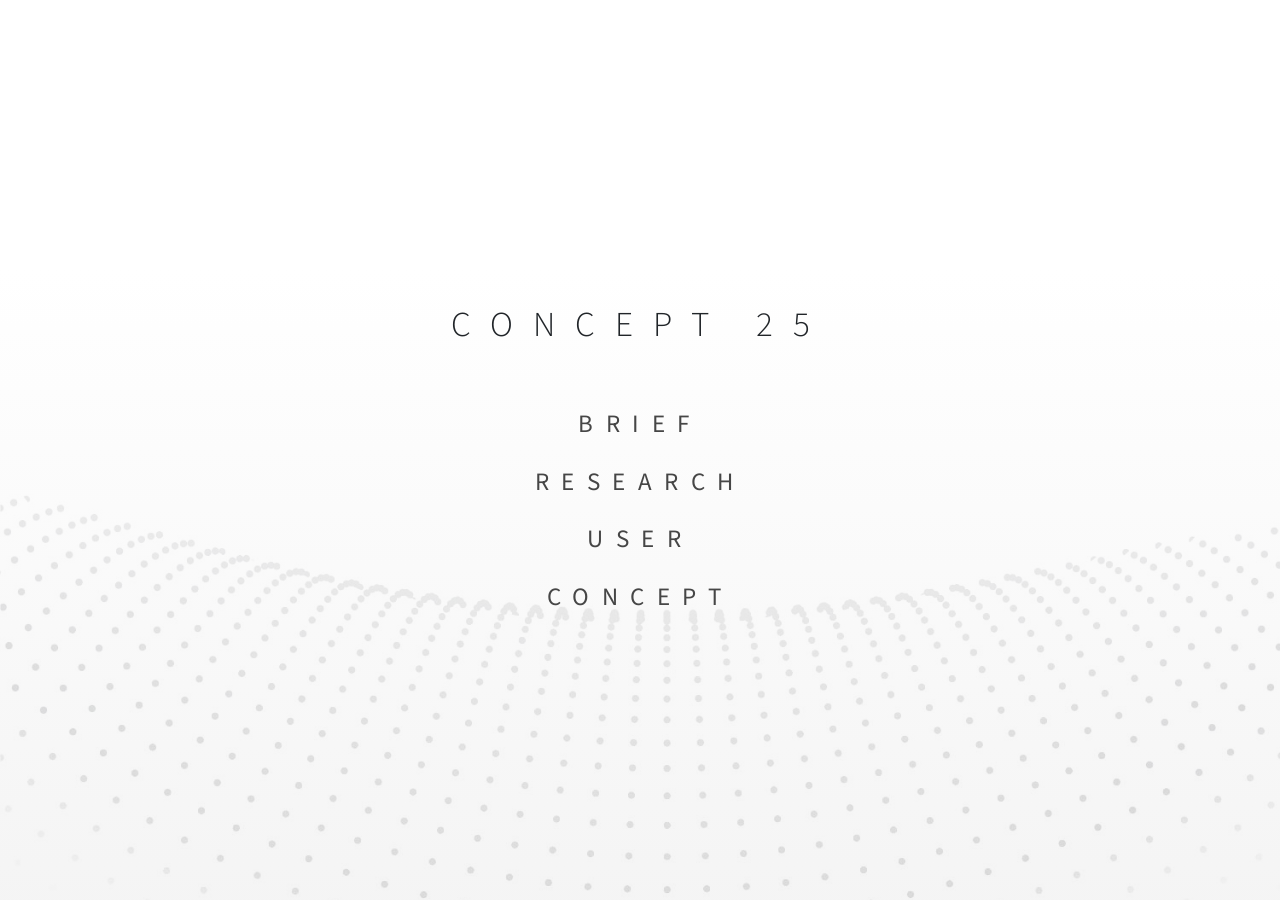
<file: index.html>
<!doctype html>

<!--[if lt IE 7]>      <html class="no-js lt-ie9 lt-ie8 lt-ie7" lang=""> <![endif]-->
<!--[if IE 7]>         <html class="no-js lt-ie9 lt-ie8" lang=""> <![endif]-->
<!--[if IE 8]>         <html class="no-js lt-ie9" lang=""> <![endif]-->
<!--[if gt IE 8]><!--> 
<html class="no-js" lang="en"> <!--<![endif]-->
    <head>
        <meta charset="utf-8">
        <meta http-equiv="X-UA-Compatible" content="IE=edge,chrome=1">
        <title>Concept25</title>
        <meta name="description" content="">
        
        <meta name="viewport" content="width=device-width, initial-scale=1, shrink-to-fit=no">
        <link rel="apple-touch-icon" href="apple-touch-icon.png">

        <link href="https://fonts.googleapis.com/css?family=Source+Sans+Pro:300,400,600" rel="stylesheet">

        <link rel="stylesheet" href="css/bootstrap.min.css">
        <style>
            body {
                padding-top: 50px;
                padding-bottom: 20px;
            }
        </style>

        <!-- Bootstrap CSS -->
        <link rel="stylesheet" href="https://maxcdn.bootstrapcdn.com/bootstrap/4.0.0-beta.2/css/bootstrap.min.css" integrity="sha384-PsH8R72JQ3SOdhVi3uxftmaW6Vc51MKb0q5P2rRUpPvrszuE4W1povHYgTpBfshb" crossorigin="anonymous">
    

        <!-- <link rel="stylesheet" href="css/bootstrap-theme.min.css"> -->
        <link rel="stylesheet" href="css/normalize.css">
        <link rel="stylesheet" href="css/ionicons.css">
        <link rel="stylesheet" href="css/flexslider.css">
        <link rel="stylesheet" href="css/main.css">

        <!-- <script src="js/vendor/modernizr-2.8.3.min.js"></script> -->
    </head>


    <body id="home">
        <!--[if lt IE 8]>
            <p class="browserupgrade">You are using an <strong>outdated</strong> browser. Please <a href="http://browsehappy.com/">upgrade your browser</a> to improve your experience.</p>
        <![endif]-->







        
        <div class="jumbotron-fluid hero-section">
          <div class="container-fluid">
              <div class="row">
                <div class="col-xl-12 nav-wrapper25">
                    <div class="navbox25">
                            <h3 class="text-center display-4 align-items-center">CONCEPT 25</h3>
                            <ul class="nav25 text-center">
                                <li><a href="brief.html" target="_blank">Brief</a></li>
                                <li><a href="research.html" target="_blank">Research</a></li>
                                <li><a href="user.html" target="_blank">User</a></li>
                                <li><a href="concept.html" target="_blank">Concept</a></li>
                            </ul>
                    </div>                   
                </div>  
              </div>              
          </div>          
        </div>  

        

        
        





     





















      

        <!-- Optional JavaScript -->
        <!-- jQuery first, then Popper.js, then Bootstrap JS -->
        <script src="https://code.jquery.com/jquery-3.2.1.slim.min.js" integrity="sha384-KJ3o2DKtIkvYIK3UENzmM7KCkRr/rE9/Qpg6aAZGJwFDMVNA/GpGFF93hXpG5KkN" crossorigin="anonymous"></script>
        <script src="https://cdnjs.cloudflare.com/ajax/libs/popper.js/1.12.3/umd/popper.min.js" integrity="sha384-vFJXuSJphROIrBnz7yo7oB41mKfc8JzQZiCq4NCceLEaO4IHwicKwpJf9c9IpFgh" crossorigin="anonymous"></script>
        <script src="https://maxcdn.bootstrapcdn.com/bootstrap/4.0.0-beta.2/js/bootstrap.min.js" integrity="sha384-alpBpkh1PFOepccYVYDB4do5UnbKysX5WZXm3XxPqe5iKTfUKjNkCk9SaVuEZflJ" crossorigin="anonymous"></script>

        
    
        <!-- <script src="//ajax.googleapis.com/ajax/libs/jquery/1.11.2/jquery.min.js"></script>
        <script>window.jQuery || document.write('<script src="js/vendor/jquery-1.11.2.min.js"><\/script>')</script>

        <script src="js/vendor/bootstrap.min.js"></script> -->
        <!-- <script src="js/vendor/jquery.flexslider.js"></script> -->
        <script src="js/main.js"></script>



        <!-- Google Analytics: change UA-XXXXX-X to be your site's ID. -->
        <!-- <script>
            (function(b,o,i,l,e,r){b.GoogleAnalyticsObject=l;b[l]||(b[l]=
            function(){(b[l].q=b[l].q||[]).push(arguments)});b[l].l=+new Date;
            e=o.createElement(i);r=o.getElementsByTagName(i)[0];
            e.src='//www.google-analytics.com/analytics.js';
            r.parentNode.insertBefore(e,r)}(window,document,'script','ga'));
            ga('create','UA-XXXXX-X','auto');ga('send','pageview');
        </script> -->
    </body>
</html>
</file>
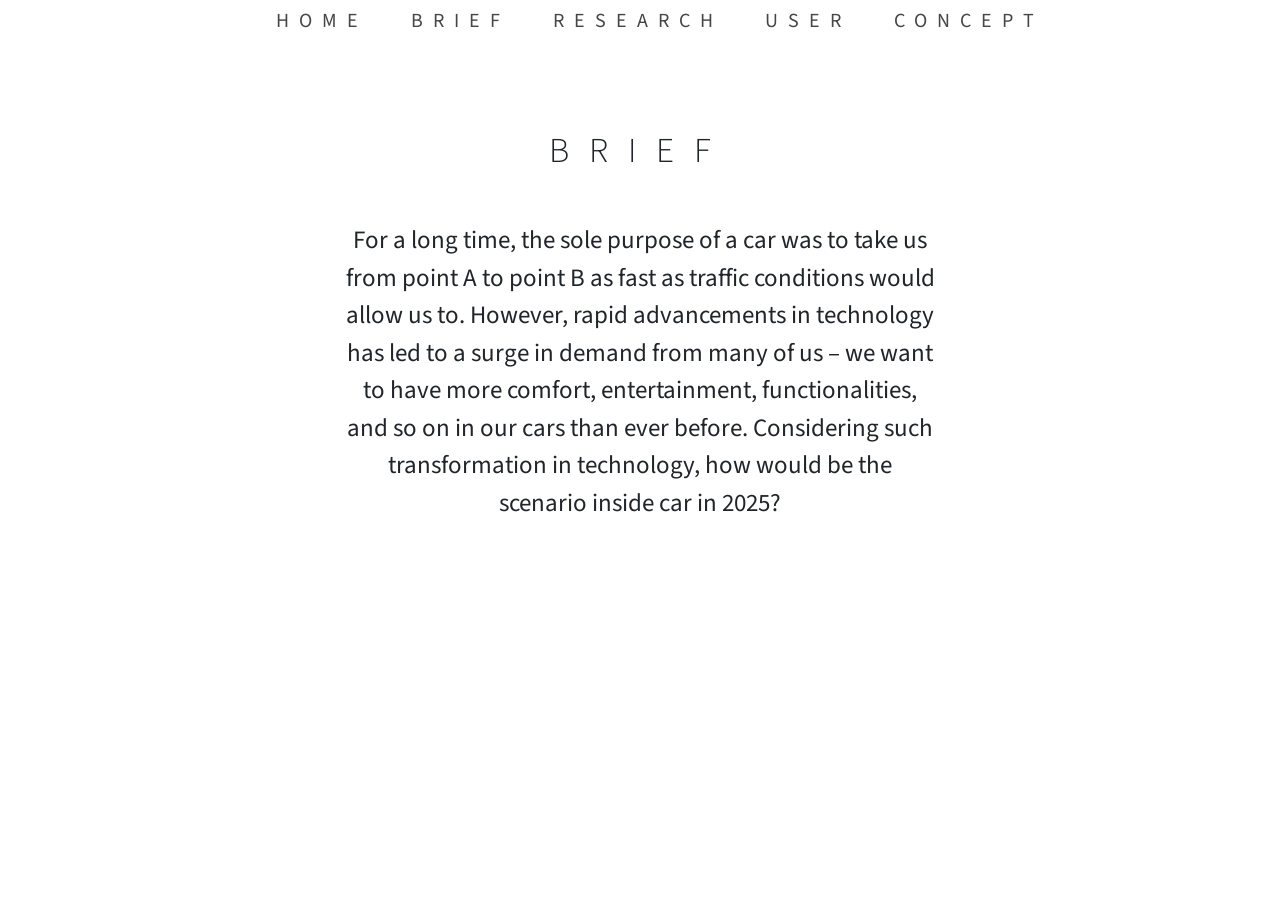
<file: brief.html>
<!doctype html>

<!--[if lt IE 7]>      <html class="no-js lt-ie9 lt-ie8 lt-ie7" lang=""> <![endif]-->
<!--[if IE 7]>         <html class="no-js lt-ie9 lt-ie8" lang=""> <![endif]-->
<!--[if IE 8]>         <html class="no-js lt-ie9" lang=""> <![endif]-->
<!--[if gt IE 8]><!--> 
<html class="no-js" lang="en"> <!--<![endif]-->
    <head>
        <meta charset="utf-8">
        <meta http-equiv="X-UA-Compatible" content="IE=edge,chrome=1">
        <title>Concept25</title>
        <meta name="description" content="">
        
        <meta name="viewport" content="width=device-width, initial-scale=1, shrink-to-fit=no">
        <link rel="apple-touch-icon" href="apple-touch-icon.png">

        <link href="https://fonts.googleapis.com/css?family=Source+Sans+Pro:300,400,600" rel="stylesheet">

        <link rel="stylesheet" href="css/bootstrap.min.css">
        <style>
            body {
                padding-top: 50px;
                padding-bottom: 20px;
            }
        </style>

        <!-- Bootstrap CSS -->
        <link rel="stylesheet" href="https://maxcdn.bootstrapcdn.com/bootstrap/4.0.0-beta.2/css/bootstrap.min.css" integrity="sha384-PsH8R72JQ3SOdhVi3uxftmaW6Vc51MKb0q5P2rRUpPvrszuE4W1povHYgTpBfshb" crossorigin="anonymous">
    

        <!-- <link rel="stylesheet" href="css/bootstrap-theme.min.css"> -->
        <link rel="stylesheet" href="css/normalize.css">
        <link rel="stylesheet" href="css/ionicons.css">
        <link rel="stylesheet" href="css/flexslider.css">
        <link rel="stylesheet" href="css/main.css">

        <!-- <script src="js/vendor/modernizr-2.8.3.min.js"></script> -->
    </head>


    <body id="brief">
        <!--[if lt IE 8]>
            <p class="browserupgrade">You are using an <strong>outdated</strong> browser. Please <a href="http://browsehappy.com/">upgrade your browser</a> to improve your experience.</p>
        <![endif]-->


        <header class="navbar">
                <nav>
                        <ul class="navigation" id="nav">
                                <li><a href="index.html">Home</a></li>
                                <li><a href="brief.html">Brief</a></li>
                                <li><a href="research.html">Research</a></li>
                                <li><a href="user.html">User</a></li>
                                <li><a href="concept.html">Concept</a></li>
                        </ul>
                </nav>
            </header>



        

        <div class="container-fluid">
            <section class="brief-section">
                    <div class="row justify-content-md-center">
                            <div class="col-lg-12">
                                <h3 class="display-4 text-center">Brief</h3>
                            </div>
                            <div class="col-lg-6 text-center">
                                <p> For a long time, the sole purpose of a car was to take us from point A to point B as fast as traffic conditions would allow us to. However, rapid advancements in technology has led to a surge in demand from many of us – we want to have more comfort, entertainment, functionalities, and so on in our cars than ever before. Considering such transformation in technology, how would be the scenario inside car in 2025? 
                                    </p>
                            </div>                                      
                    </div>  
            </section>

        </div> 
        
        





     





















      

        <!-- Optional JavaScript -->
        <!-- jQuery first, then Popper.js, then Bootstrap JS -->
        <script src="https://code.jquery.com/jquery-3.2.1.slim.min.js" integrity="sha384-KJ3o2DKtIkvYIK3UENzmM7KCkRr/rE9/Qpg6aAZGJwFDMVNA/GpGFF93hXpG5KkN" crossorigin="anonymous"></script>
        <script src="https://cdnjs.cloudflare.com/ajax/libs/popper.js/1.12.3/umd/popper.min.js" integrity="sha384-vFJXuSJphROIrBnz7yo7oB41mKfc8JzQZiCq4NCceLEaO4IHwicKwpJf9c9IpFgh" crossorigin="anonymous"></script>
        <script src="https://maxcdn.bootstrapcdn.com/bootstrap/4.0.0-beta.2/js/bootstrap.min.js" integrity="sha384-alpBpkh1PFOepccYVYDB4do5UnbKysX5WZXm3XxPqe5iKTfUKjNkCk9SaVuEZflJ" crossorigin="anonymous"></script>

        
    
        <!-- <script src="//ajax.googleapis.com/ajax/libs/jquery/1.11.2/jquery.min.js"></script>
        <script>window.jQuery || document.write('<script src="js/vendor/jquery-1.11.2.min.js"><\/script>')</script>

        <script src="js/vendor/bootstrap.min.js"></script> -->
        <!-- <script src="js/vendor/jquery.flexslider.js"></script> -->
        <script src="js/main.js"></script>



        <!-- Google Analytics: change UA-XXXXX-X to be your site's ID. -->
        <!-- <script>
            (function(b,o,i,l,e,r){b.GoogleAnalyticsObject=l;b[l]||(b[l]=
            function(){(b[l].q=b[l].q||[]).push(arguments)});b[l].l=+new Date;
            e=o.createElement(i);r=o.getElementsByTagName(i)[0];
            e.src='//www.google-analytics.com/analytics.js';
            r.parentNode.insertBefore(e,r)}(window,document,'script','ga'));
            ga('create','UA-XXXXX-X','auto');ga('send','pageview');
        </script> -->
    </body>
</html>
</file>
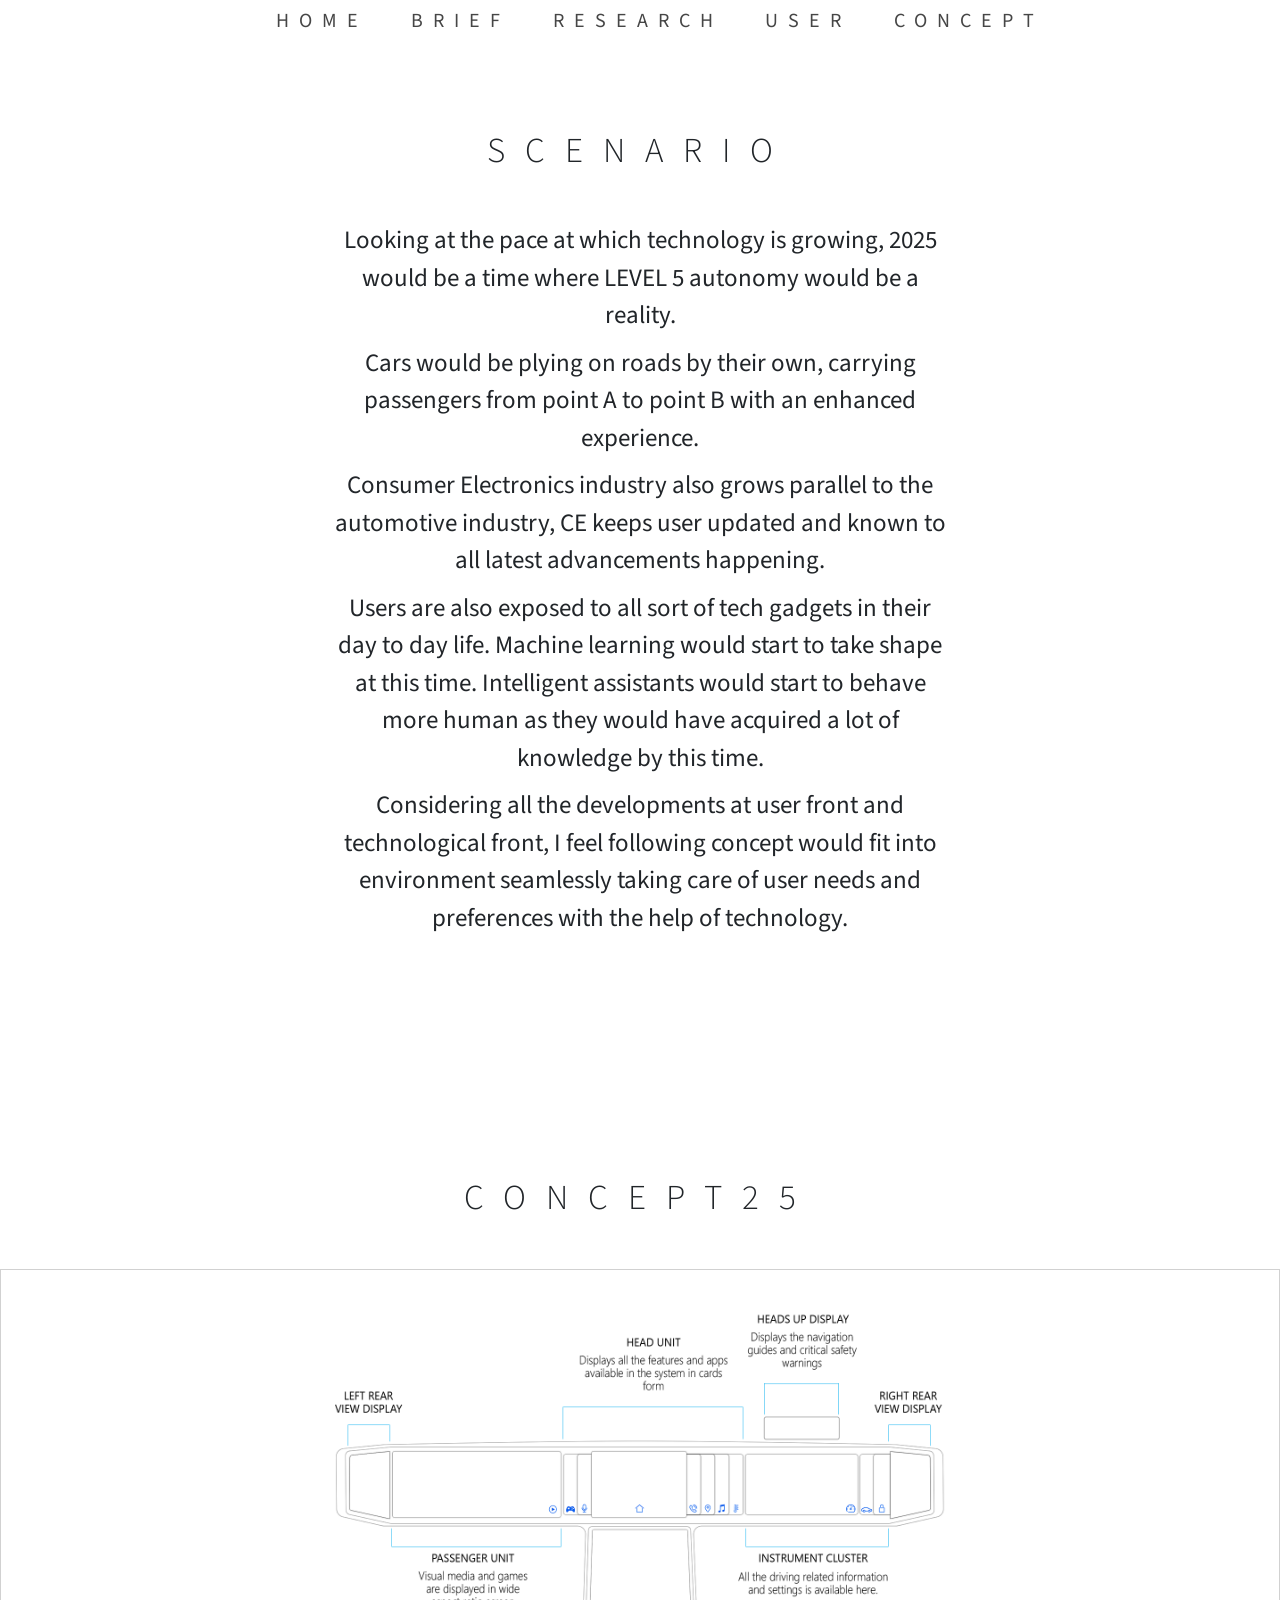
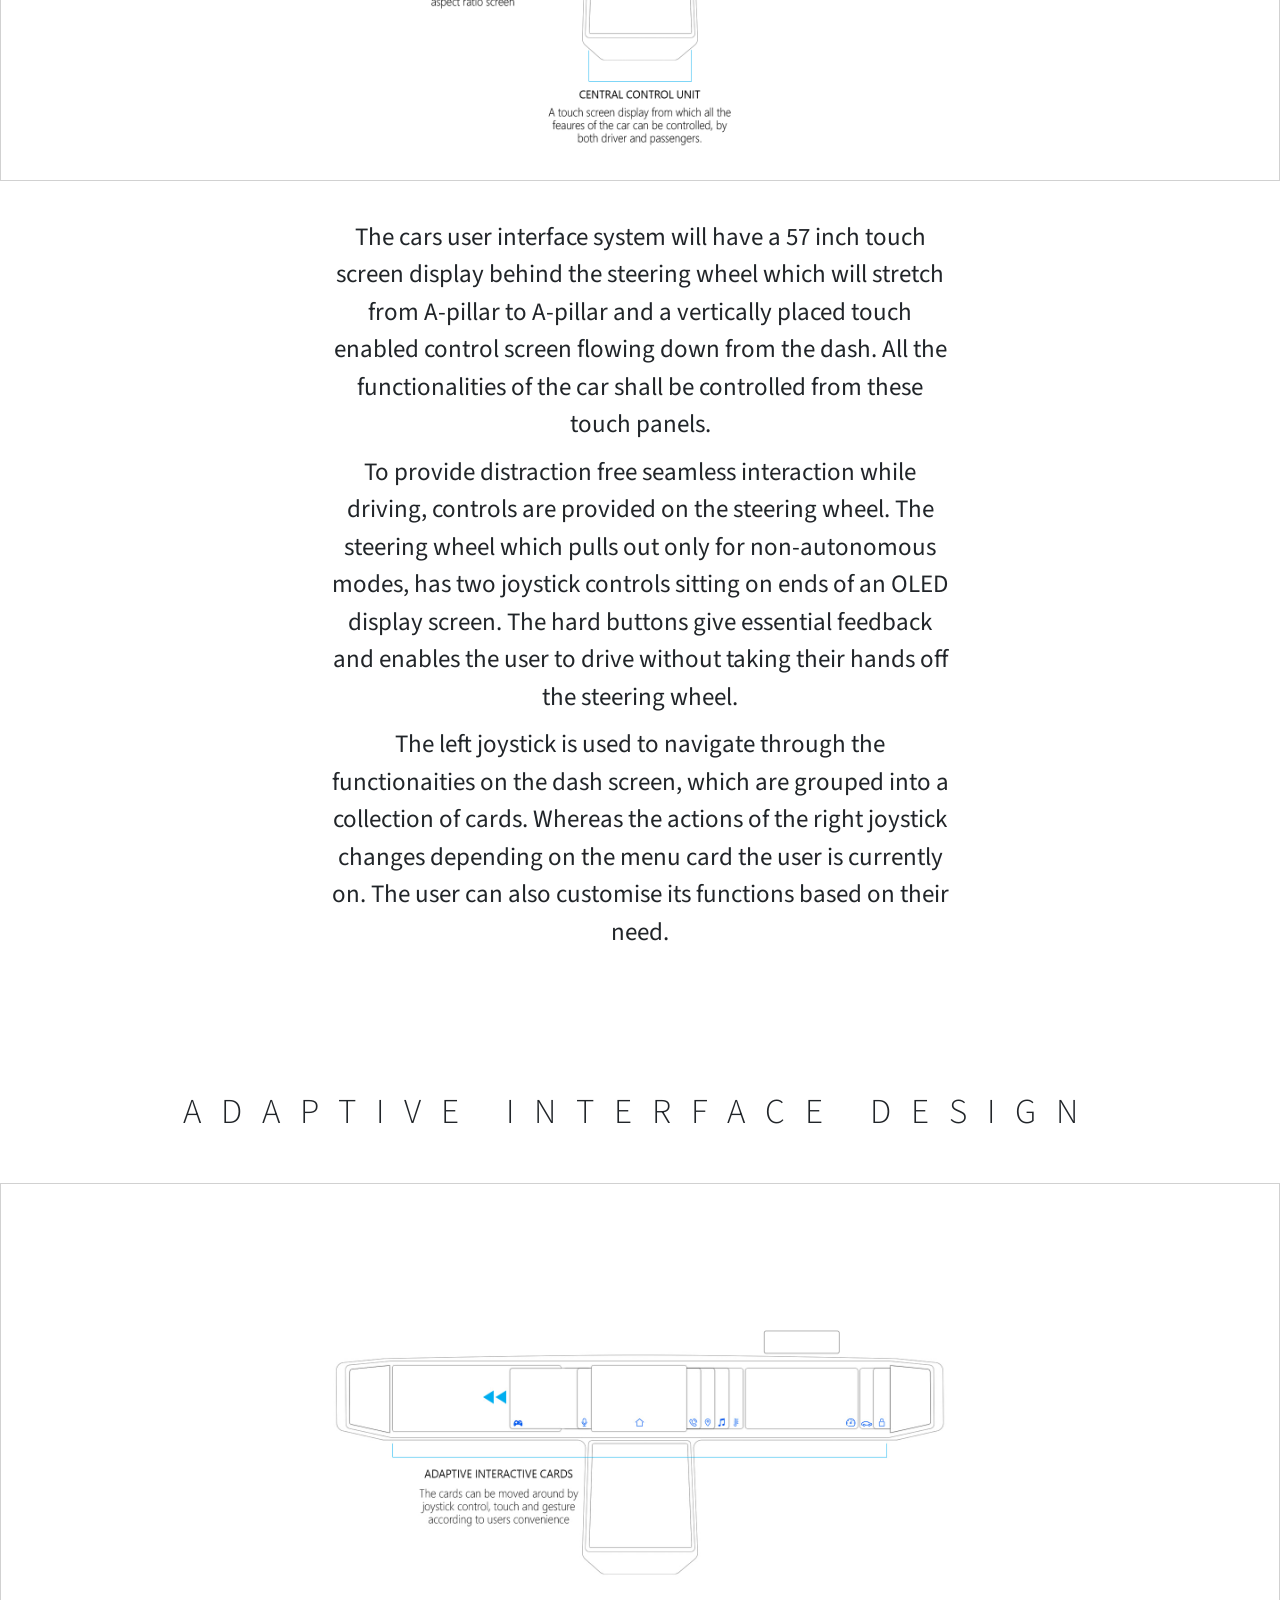
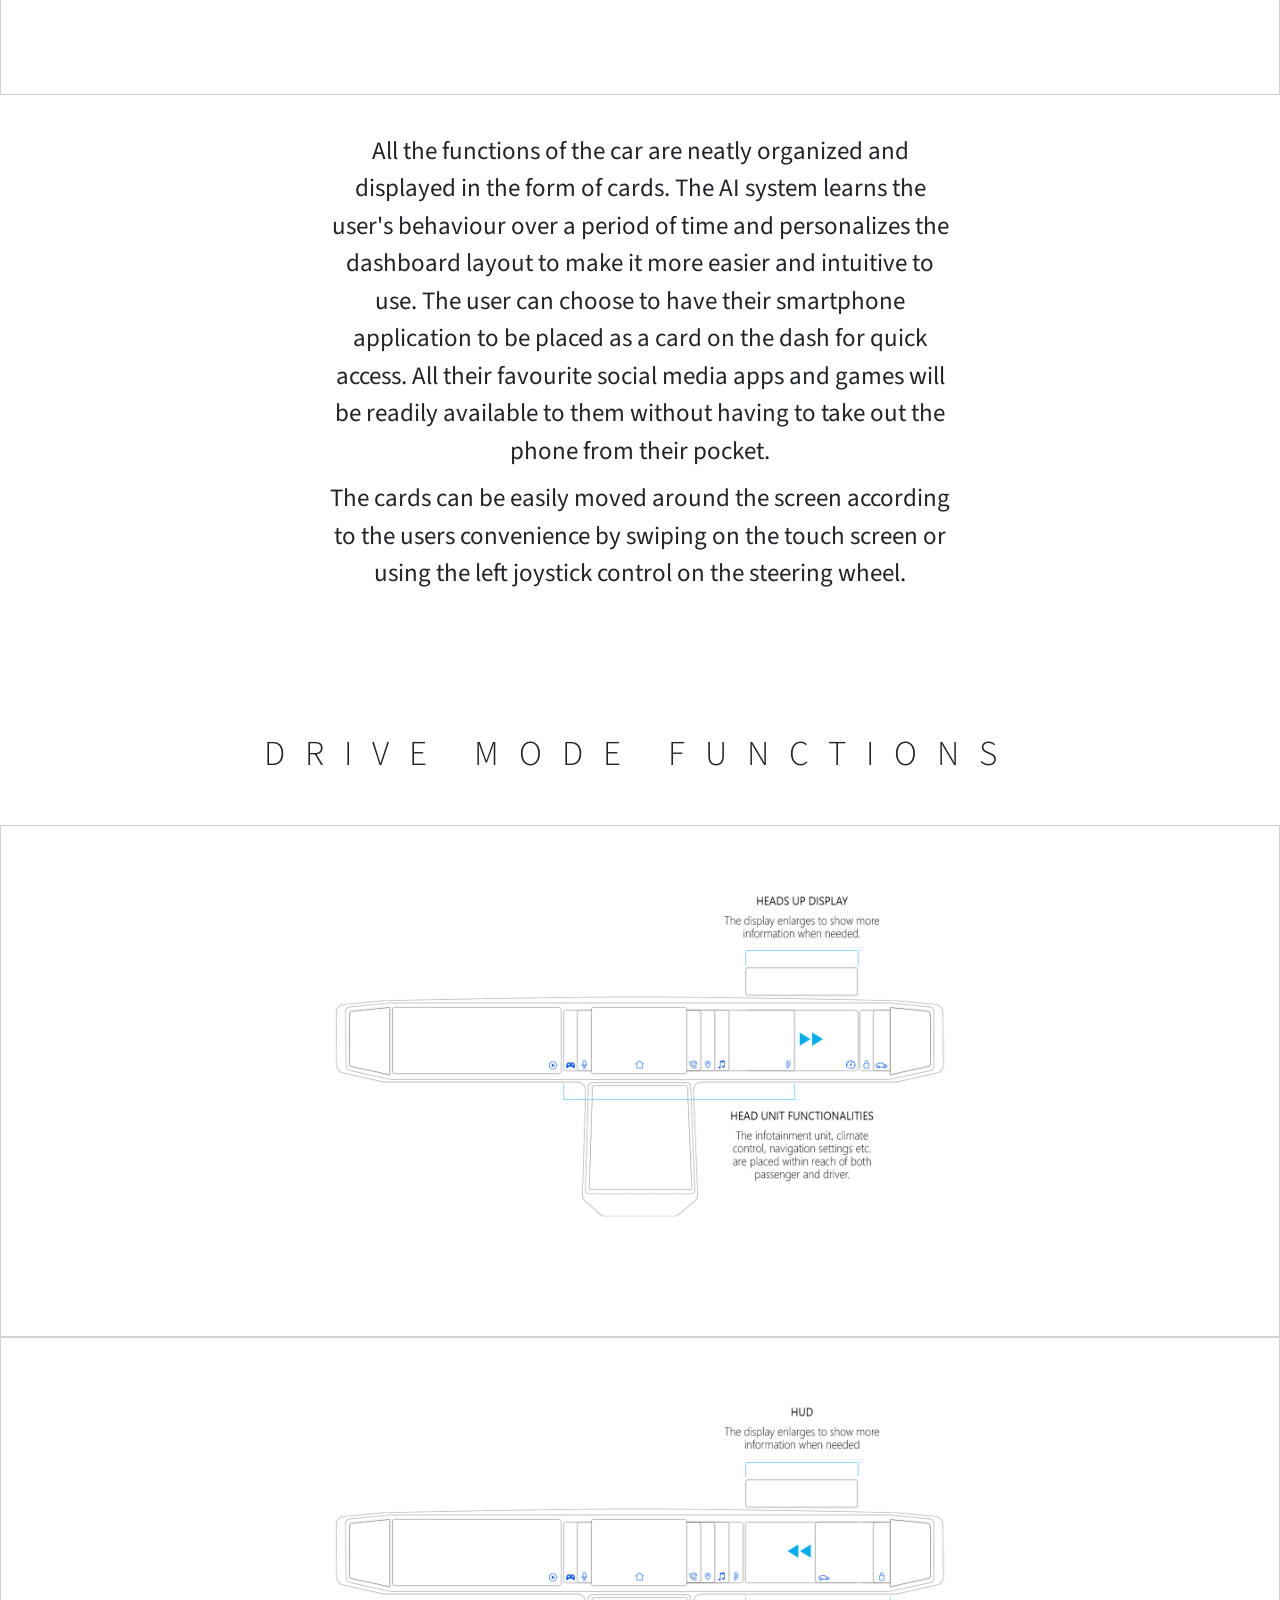
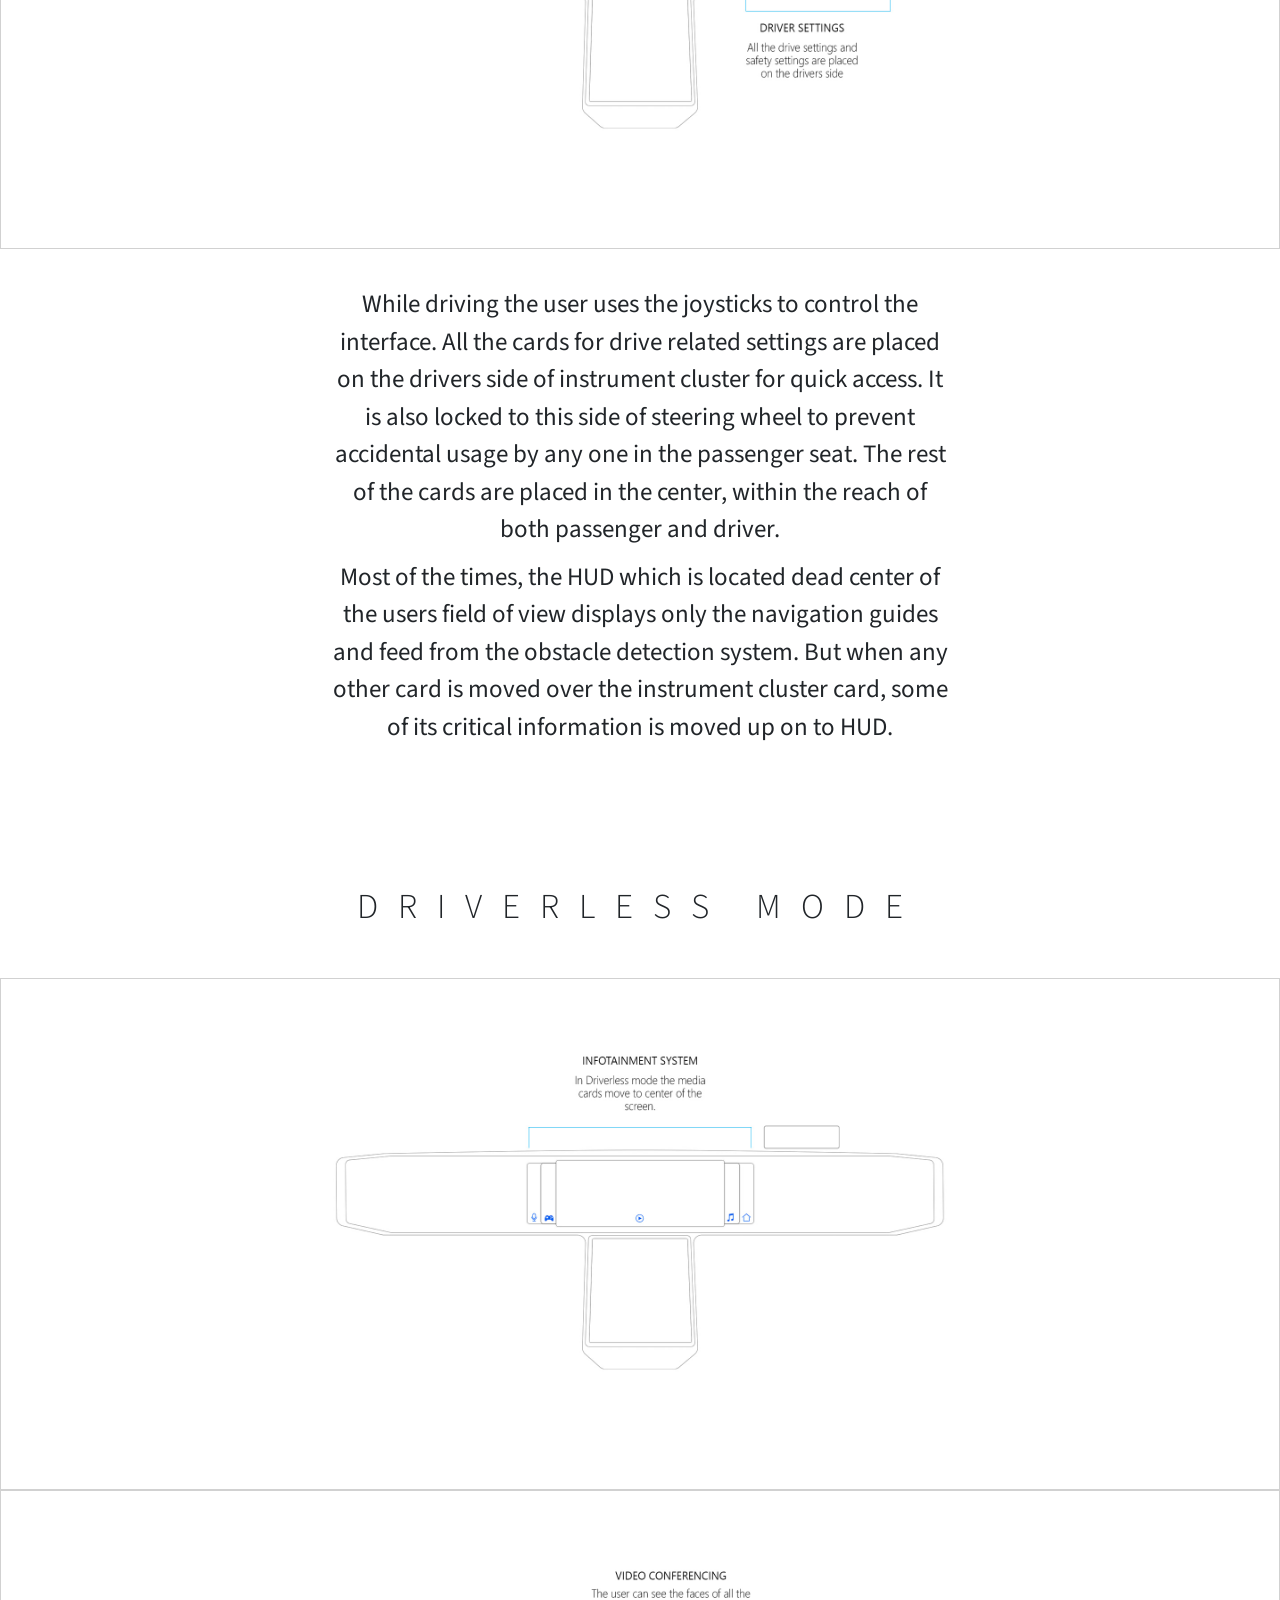
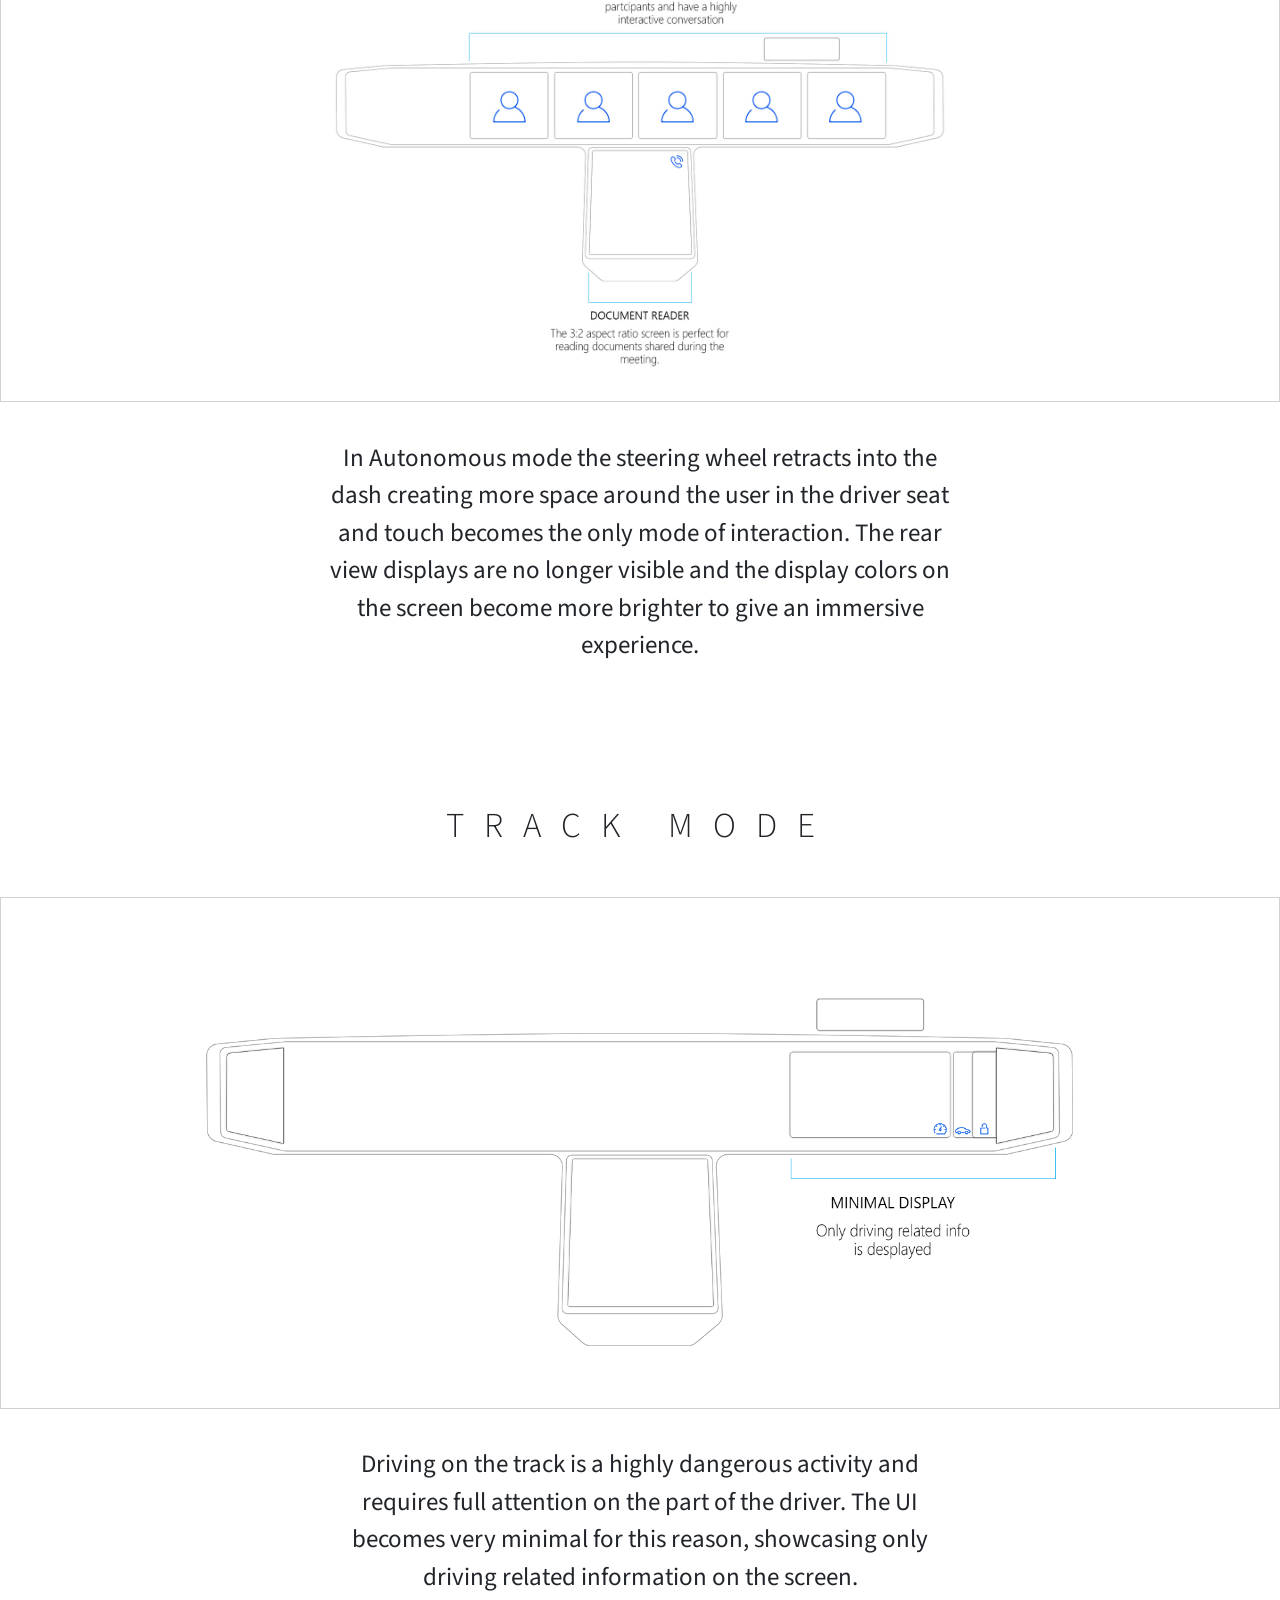
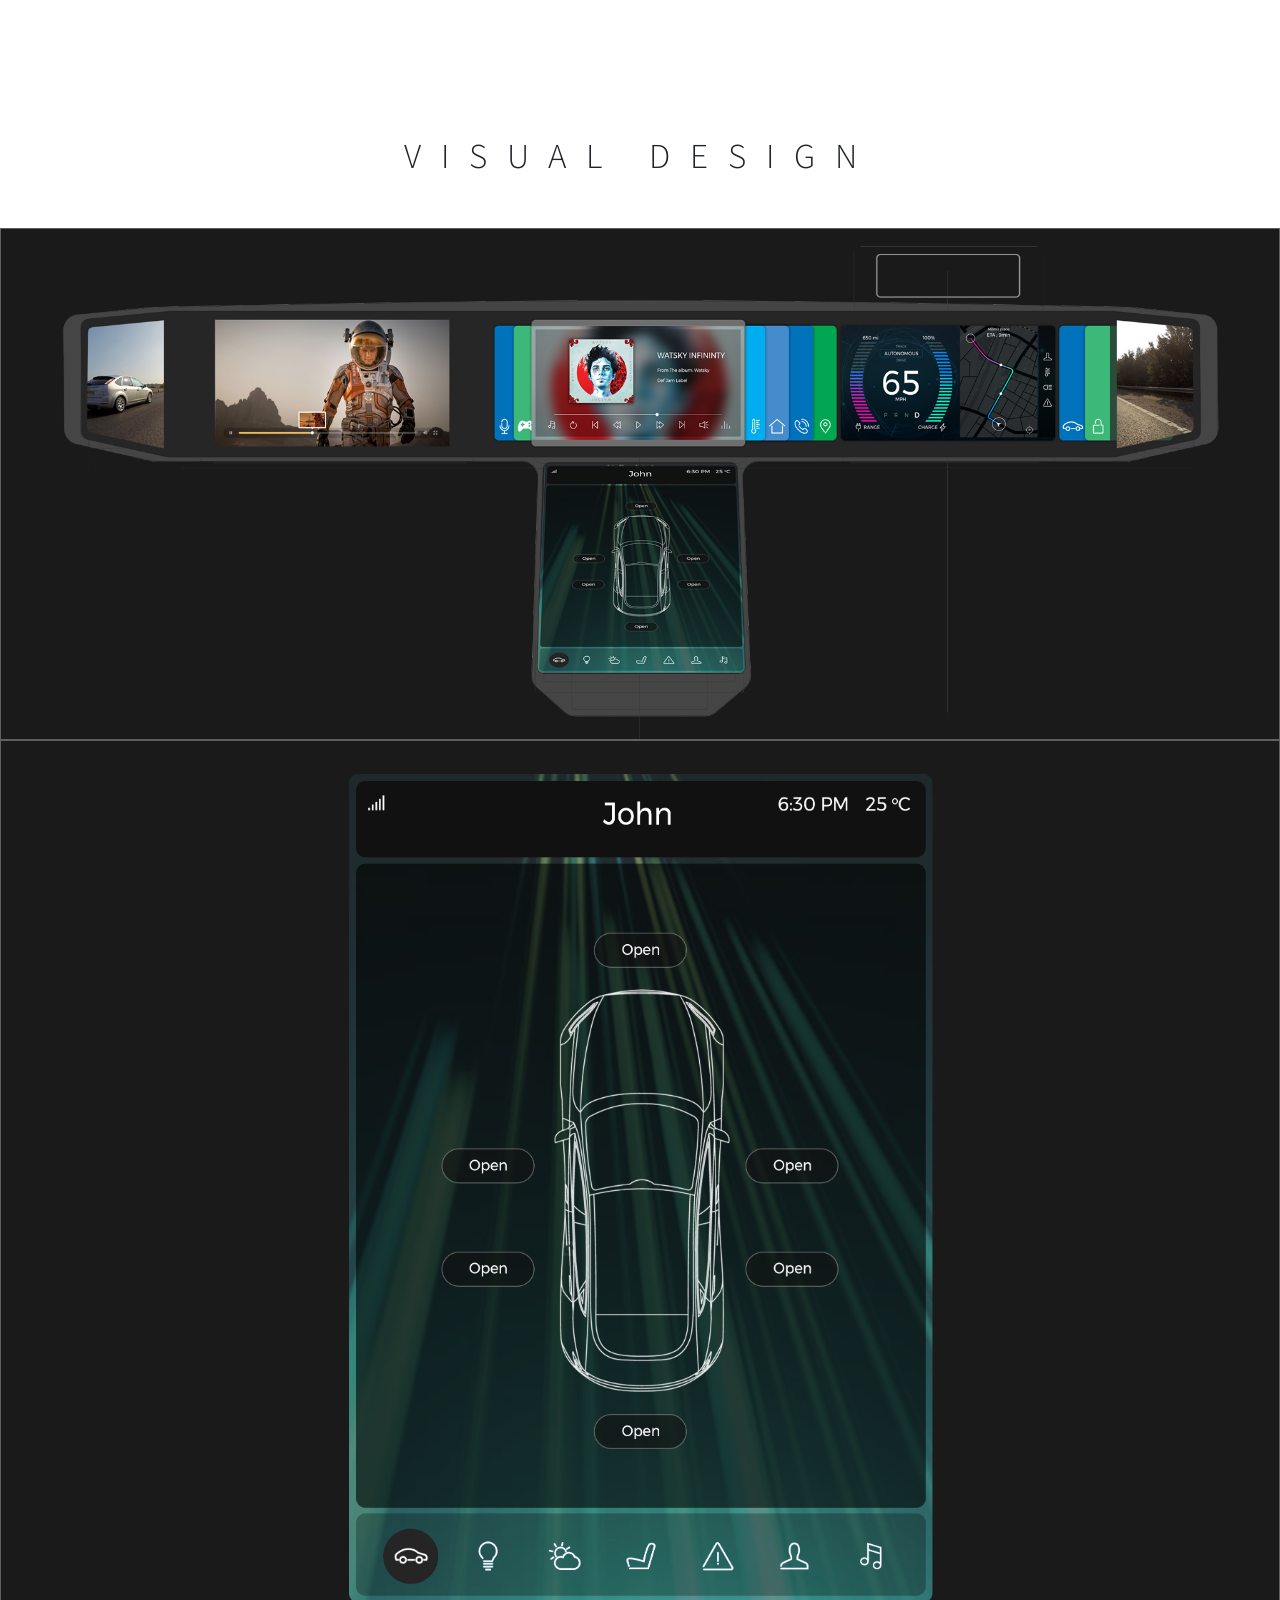
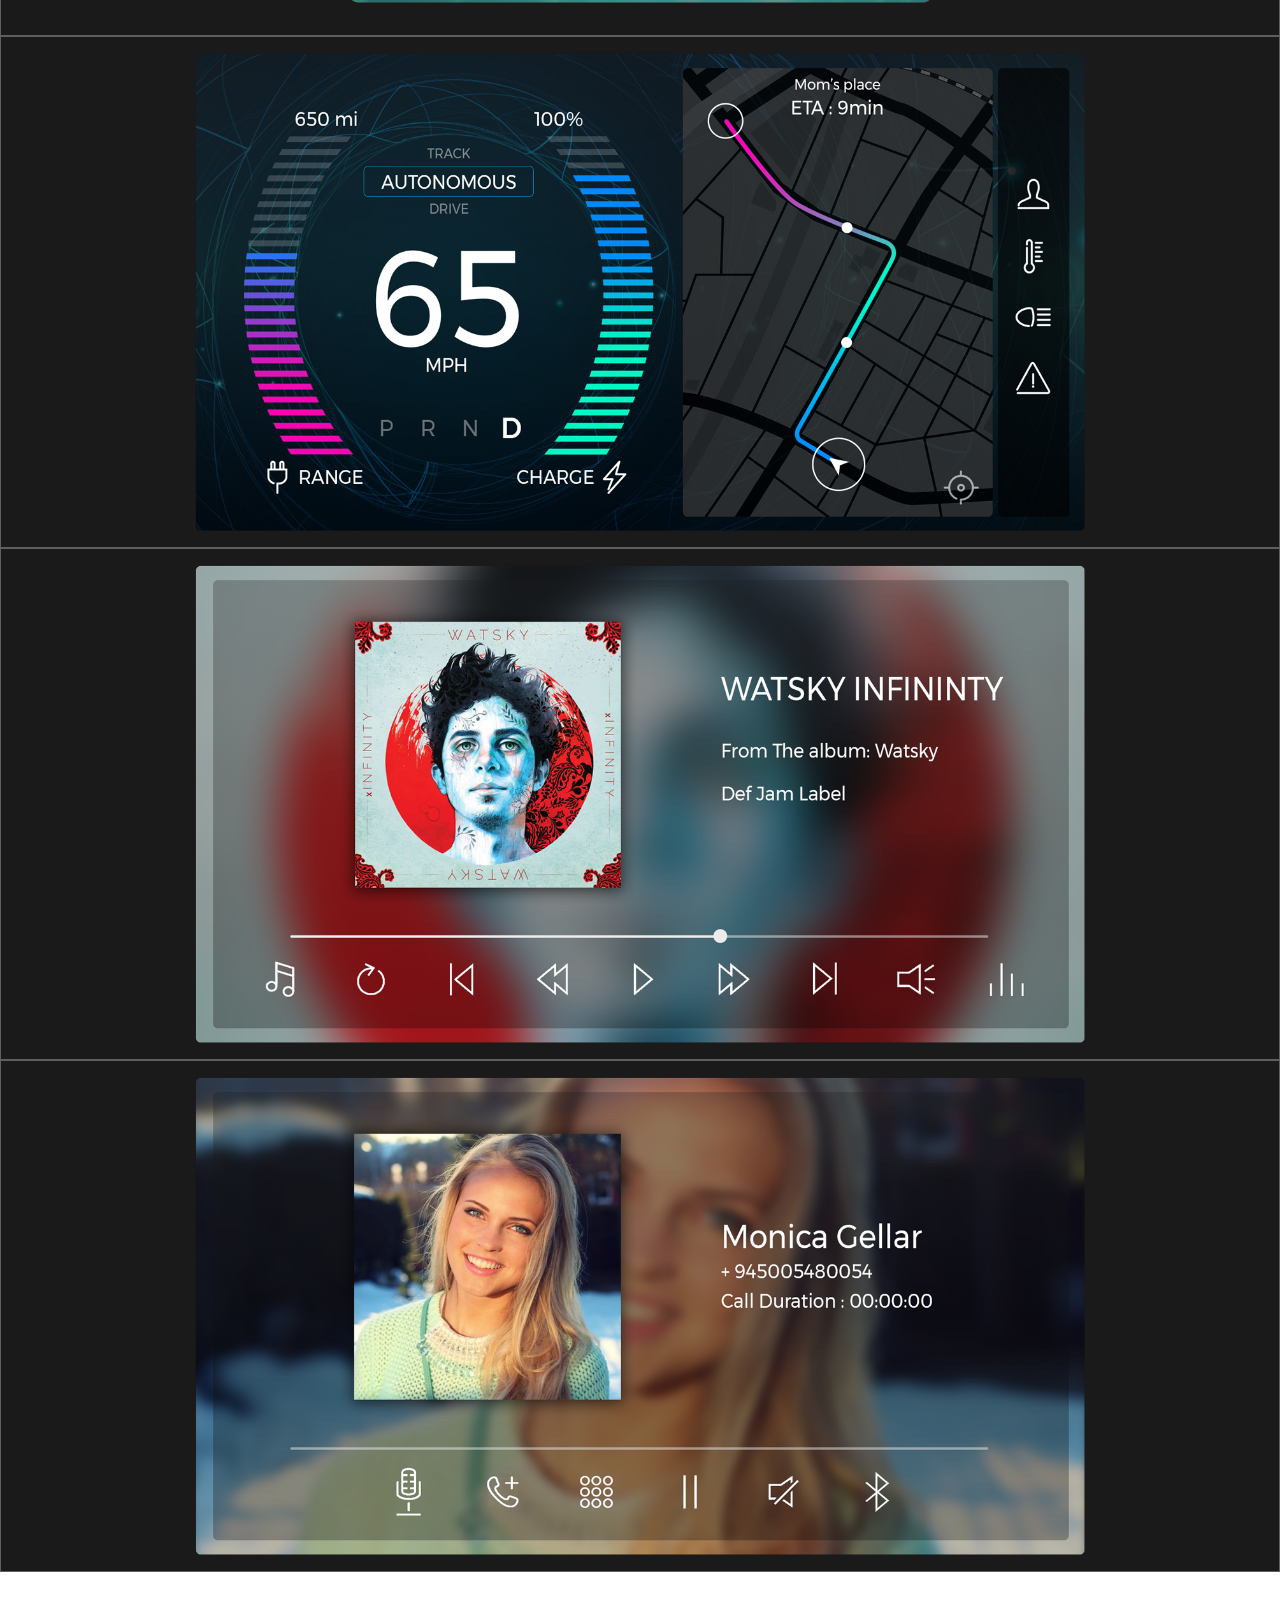
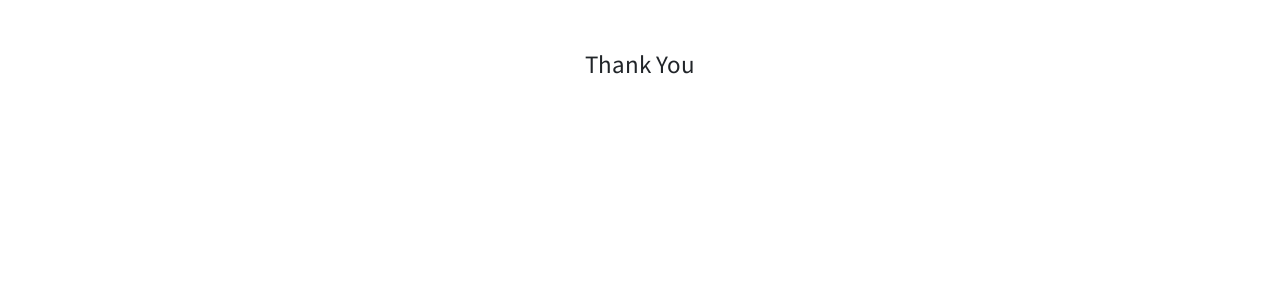
<file: concept.html>
<!doctype html>

<!--[if lt IE 7]>      <html class="no-js lt-ie9 lt-ie8 lt-ie7" lang=""> <![endif]-->
<!--[if IE 7]>         <html class="no-js lt-ie9 lt-ie8" lang=""> <![endif]-->
<!--[if IE 8]>         <html class="no-js lt-ie9" lang=""> <![endif]-->
<!--[if gt IE 8]><!--> 
<html class="no-js" lang="en"> <!--<![endif]-->
    <head>
        <meta charset="utf-8">
        <meta http-equiv="X-UA-Compatible" content="IE=edge,chrome=1">
        <title>Concept25</title>
        <meta name="description" content="">
        
        <meta name="viewport" content="width=device-width, initial-scale=1, shrink-to-fit=no">
        <link rel="apple-touch-icon" href="apple-touch-icon.png">

        <link href="https://fonts.googleapis.com/css?family=Source+Sans+Pro:300,400,600" rel="stylesheet">

        <link rel="stylesheet" href="css/bootstrap.min.css">
        <style>
            body {
                padding-top: 50px;
                padding-bottom: 20px;
            }
        </style>

        <!-- Bootstrap CSS -->
        <link rel="stylesheet" href="https://maxcdn.bootstrapcdn.com/bootstrap/4.0.0-beta.2/css/bootstrap.min.css" integrity="sha384-PsH8R72JQ3SOdhVi3uxftmaW6Vc51MKb0q5P2rRUpPvrszuE4W1povHYgTpBfshb" crossorigin="anonymous">
    

        <!-- <link rel="stylesheet" href="css/bootstrap-theme.min.css"> -->
        <link rel="stylesheet" href="css/normalize.css">
        <link rel="stylesheet" href="css/ionicons.css">
        <link rel="stylesheet" href="css/flexslider.css">
        <link rel="stylesheet" href="css/main.css">

        <!-- <script src="js/vendor/modernizr-2.8.3.min.js"></script> -->
    </head>


    <body id="concept">
        <!--[if lt IE 8]>
            <p class="browserupgrade">You are using an <strong>outdated</strong> browser. Please <a href="http://browsehappy.com/">upgrade your browser</a> to improve your experience.</p>
        <![endif]-->


        <header class="navbar">
                <nav>
                        <ul class="navigation" id="nav">
                                <li><a href="index.html">Home</a></li>
                                <li><a href="brief.html">Brief</a></li>
                                <li><a href="research.html">Research</a></li>
                                <li><a href="user.html">User</a></li>
                                <li><a href="concept.html">Concept</a></li>
                        </ul>
                </nav>
            </header>


        

        <div class="container-fluid">
            <section class="scenario-section">
                    <div class="row justify-content-md-center">
                            <div class="col-lg-12">
                                <h3 class="display-4 text-center">Scenario</h3>
                            </div>
                            <div class="col-lg-12 text-center">
                                    <p> 
                                            Looking at the pace at which technology is growing, 2025 
                                            would be a time where LEVEL 5 autonomy would be a reality.
                                    </p>
                                    <p> 
                                            Cars would be plying on roads by their own, carrying passengers 
                                            from point A to point B with an enhanced experience.
                                    </p>
                                    <p> 
                                            Consumer Electronics industry also grows parallel to the 
                                            automotive industry, CE keeps user updated and known to all 
                                            latest advancements happening.
                                    </p>
                                    <p> 
                                            Users are also exposed to all sort of tech gadgets in their 
                                            day to day life. Machine learning would start to take shape 
                                            at this time. Intelligent assistants would start to behave 
                                            more human as they would have acquired a lot of knowledge by 
                                            this time.
                                    </p>
                                    <p> 
                                            Considering all the developments at user front and technological 
                                            front, I feel following concept would fit into environment 
                                            seamlessly taking care of user needs and preferences with the 
                                            help of technology.
                                    </p>
                            </div>                                       
                    </div>  
            </section>
            <section class="concept-section">
                    <div class="row justify-content-md-center">
                            <div class="col-lg-12">
                                <h3 class="display-4 text-center">CONCEPT25</h3>
                            </div>
                            <div class="col-sm-12 main-img img img1"></div>
                            
                            <div class="col-lg-12 text-center">
                                    <p> 
                                            <br>
                                            The cars user interface system will have a 57 inch touch 
                                            screen display behind the steering wheel which will 
                                            stretch from A-pillar to A-pillar and a vertically placed 
                                            touch enabled control screen flowing down from the dash. 
                                            All the functionalities of the car shall be controlled 
                                            from these touch panels.
                                    </p>
                                    <p> 
                                            To provide distraction free seamless interaction while driving, 
                                            controls are provided on the steering wheel. The steering wheel 
                                            which pulls out only for non-autonomous modes, has two joystick 
                                            controls sitting on ends of an OLED display screen. The hard 
                                            buttons give essential feedback and enables the user to drive 
                                            without taking their hands off the steering wheel.

                                    </p>
                                    <p> 
                                            The left joystick is used to navigate through the functionaities 
                                            on the dash screen, which are grouped into a collection of cards. 
                                            Whereas the actions of the right joystick changes depending on 
                                            the menu card the user is currently on. The user can also 
                                            customise its functions based on their need.
                                    </p>
                            </div>
                            <hr>

                            <div class="col-lg-12">
                                    <h3 class="display-4 text-center">Adaptive Interface Design</h3>
                            </div>
                            <div class="col-sm-12 main-img img img2"></div>
                            <div class="col-lg-12 text-center">
                                    <p> 
                                            <br>
                                            All the functions of the car are neatly organized and displayed 
                                            in the form of cards. The AI system learns the user's behaviour 
                                            over a period of time and personalizes the dashboard layout to 
                                            make it more easier and intuitive to use. The user can choose 
                                            to have their smartphone application to be placed as a card on 
                                            the dash for quick access. All their favourite social media 
                                            apps and games will be readily available to them without having 
                                            to take out the phone from their pocket.
                                    </p>
                                    <p> 
                                            The cards can be easily moved around the screen according to 
                                            the users convenience by swiping on the touch screen or using 
                                            the left joystick control on the steering wheel.   
                                    </p>                                        
                            </div>
                            <hr>

                            <div class="col-lg-12">
                                    <h3 class="display-4 text-center">Drive Mode Functions</h3>
                            </div>
                            <div class="col-sm-12 main-img img img3"></div>
                            <div class="col-sm-12 main-img img img4"></div>
                            <div class="col-lg-12 text-center">
                                    <p> 
                                            <br>
                                            While driving the user uses the joysticks to control the interface. 
                                            All the cards for drive related settings are placed on the drivers 
                                            side of instrument cluster for quick access. It is also locked to 
                                            this side of steering wheel to prevent accidental usage by any one 
                                            in the passenger seat. The rest of the cards are placed in the center, 
                                            within the reach of both passenger and driver.

                                    </p>
                                    <p> 
                                            Most of the times, the HUD which is located dead center of the users 
                                            field of view displays only the navigation guides and feed from the 
                                            obstacle detection system. But when any other card is moved over the 
                                            instrument cluster card, some of its critical information is moved up 
                                            on to HUD.

                                    </p>                                        
                            </div>
                            <hr>

                            <div class="col-lg-12">
                                    <h3 class="display-4 text-center">Driverless Mode</h3>
                            </div>
                            <div class="col-sm-12 main-img img img5"></div>
                            <div class="col-sm-12 main-img img img6"></div>
                            <div class="col-lg-12 text-center">
                                    <p> 
                                            <br>
                                            In Autonomous mode the steering wheel retracts into the dash 
                                            creating more space around the user in the driver seat and 
                                            touch becomes the only mode of interaction. The rear view 
                                            displays are no longer visible and the display colors on the 
                                            screen become more brighter to give an immersive experience. 
                                    </p>                                                                
                            </div>
                            <hr>

                            <div class="col-lg-12">
                                    <h3 class="display-4 text-center">Track Mode</h3>
                            </div>                            
                            <div class="col-sm-12 main-img img img7"></div>
                            <div class="col-lg-12 text-center">
                                    <p> 
                                            <br>
                                            Driving on the track is a highly dangerous activity and  requires 
                                            full attention on the part of the driver. The UI becomes very 
                                            minimal for this reason, showcasing only driving related information 
                                            on the screen.

                                    </p>                                                                
                            </div>
                            <hr>

                            <div class="col-lg-12">
                                    <h3 class="display-4 text-center">Visual Design</h3>
                            </div>
                            <!-- <div class="col-lg-6 text-center">
                                    <p> Lorem ipsum dolor sit amet, Lorem ipsum dolor sit amet, c </p>
                            </div>  -->
                            <div class="col-sm-12 uih-img img img8"></div>
                            <div class="col-sm-12 uiv-img img img9"></div>
                            <div class="col-sm-12 uih-img img img10"></div>
                            <div class="col-sm-12 uih-img img img11"></div>
                            <div class="col-sm-12 uih-img img img12"></div>
                            <hr>
                            
                            <div class="col-lg-12 text-center">
                                    <p> 
                                            <br>
                                            <br>
                                            Thank You
                                            <br>
                                            <br>
                                            <br>
                                            <br>
                                    </p>                                                                
                            </div>
                            <hr>


                            
                            
                    </div>  
            </section>
            <!-- <section class="autonomous">
                    <div class="row justify-content-md-center">
                            <div class="col-lg-12">
                                <h3 class="display-4 text-center">Wireframe</h3>
                            </div>
                            <div class="col-lg-6 text-center">
                                <p> Lorem ipsum dolor sit amet, c Lorem ipsum dolor sit amet, c </p>
                            </div>
                            <div class="col-lg-12">
                                <div class="row">
                                        <div class="col-12 innerBox">sdf</div>
                                        <div class="col-12 innerBox">sdf</div>
                                        <div class="col-12 innerBox">sdf</div>
                                        <div class="col-12 innerBox">sdf</div>  
                                </div>
                            </div>                   
                    </div>  
            </section> -->

        </div> 
        
        





     





















      

        <!-- Optional JavaScript -->
        <!-- jQuery first, then Popper.js, then Bootstrap JS -->
        <script src="https://code.jquery.com/jquery-3.2.1.slim.min.js" integrity="sha384-KJ3o2DKtIkvYIK3UENzmM7KCkRr/rE9/Qpg6aAZGJwFDMVNA/GpGFF93hXpG5KkN" crossorigin="anonymous"></script>
        <script src="https://cdnjs.cloudflare.com/ajax/libs/popper.js/1.12.3/umd/popper.min.js" integrity="sha384-vFJXuSJphROIrBnz7yo7oB41mKfc8JzQZiCq4NCceLEaO4IHwicKwpJf9c9IpFgh" crossorigin="anonymous"></script>
        <script src="https://maxcdn.bootstrapcdn.com/bootstrap/4.0.0-beta.2/js/bootstrap.min.js" integrity="sha384-alpBpkh1PFOepccYVYDB4do5UnbKysX5WZXm3XxPqe5iKTfUKjNkCk9SaVuEZflJ" crossorigin="anonymous"></script>

        
    
        <!-- <script src="//ajax.googleapis.com/ajax/libs/jquery/1.11.2/jquery.min.js"></script>
        <script>window.jQuery || document.write('<script src="js/vendor/jquery-1.11.2.min.js"><\/script>')</script>

        <script src="js/vendor/bootstrap.min.js"></script> -->
        <!-- <script src="js/vendor/jquery.flexslider.js"></script> -->
        <script src="js/main.js"></script>



        <!-- Google Analytics: change UA-XXXXX-X to be your site's ID. -->
        <!-- <script>
            (function(b,o,i,l,e,r){b.GoogleAnalyticsObject=l;b[l]||(b[l]=
            function(){(b[l].q=b[l].q||[]).push(arguments)});b[l].l=+new Date;
            e=o.createElement(i);r=o.getElementsByTagName(i)[0];
            e.src='//www.google-analytics.com/analytics.js';
            r.parentNode.insertBefore(e,r)}(window,document,'script','ga'));
            ga('create','UA-XXXXX-X','auto');ga('send','pageview');
        </script> -->
    </body>
</html>
</file>
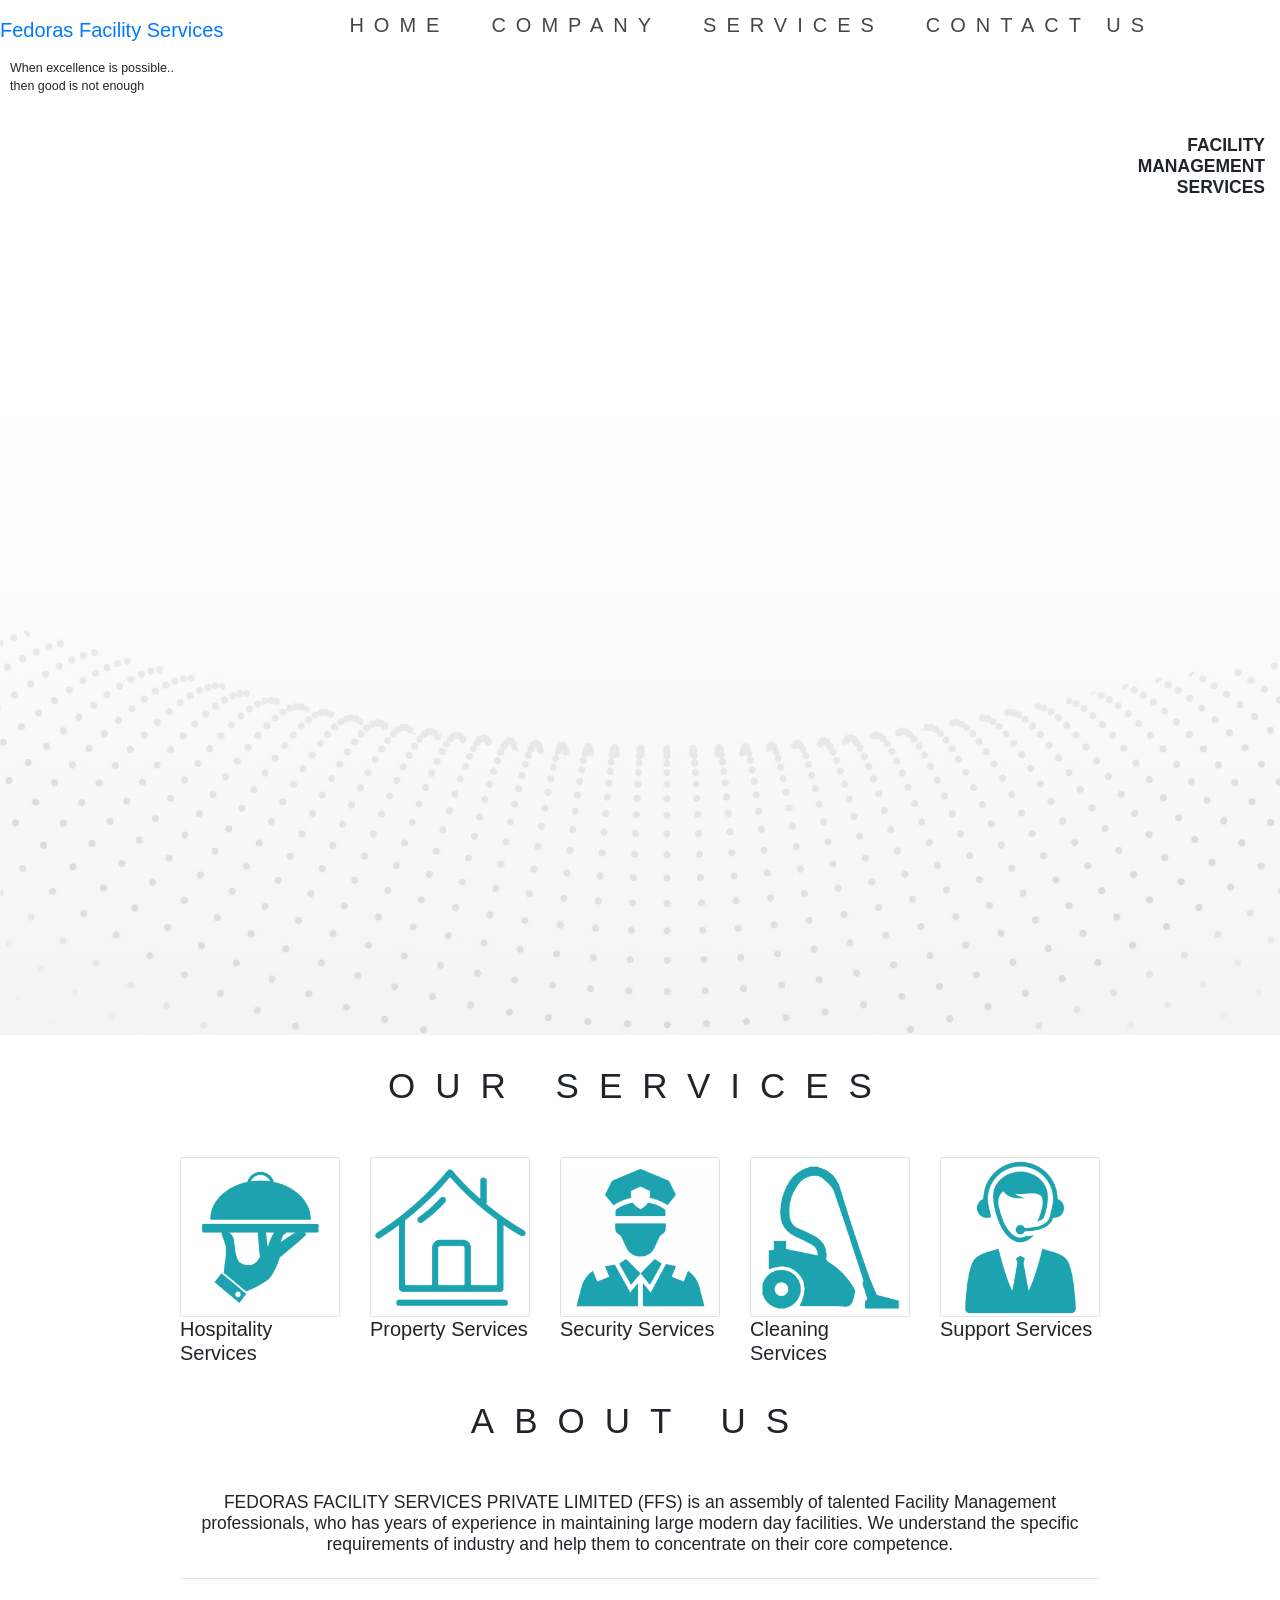
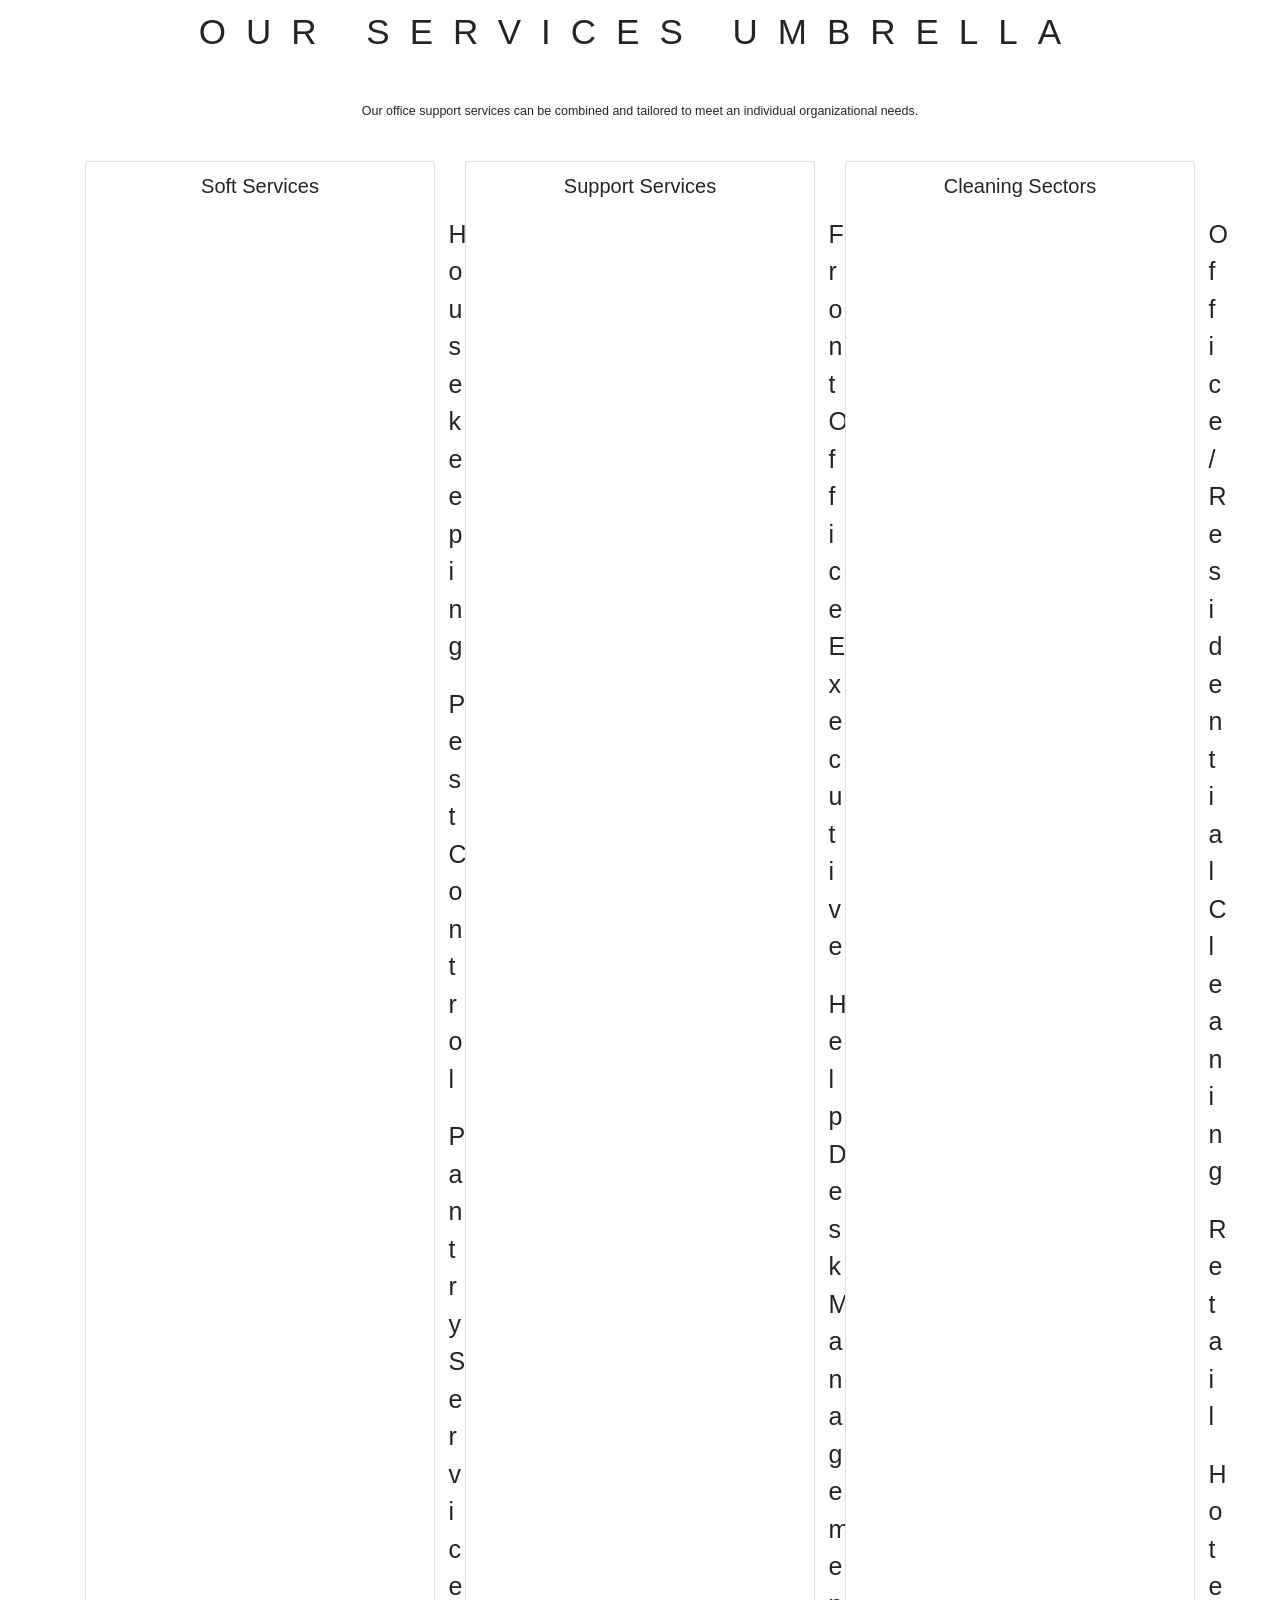
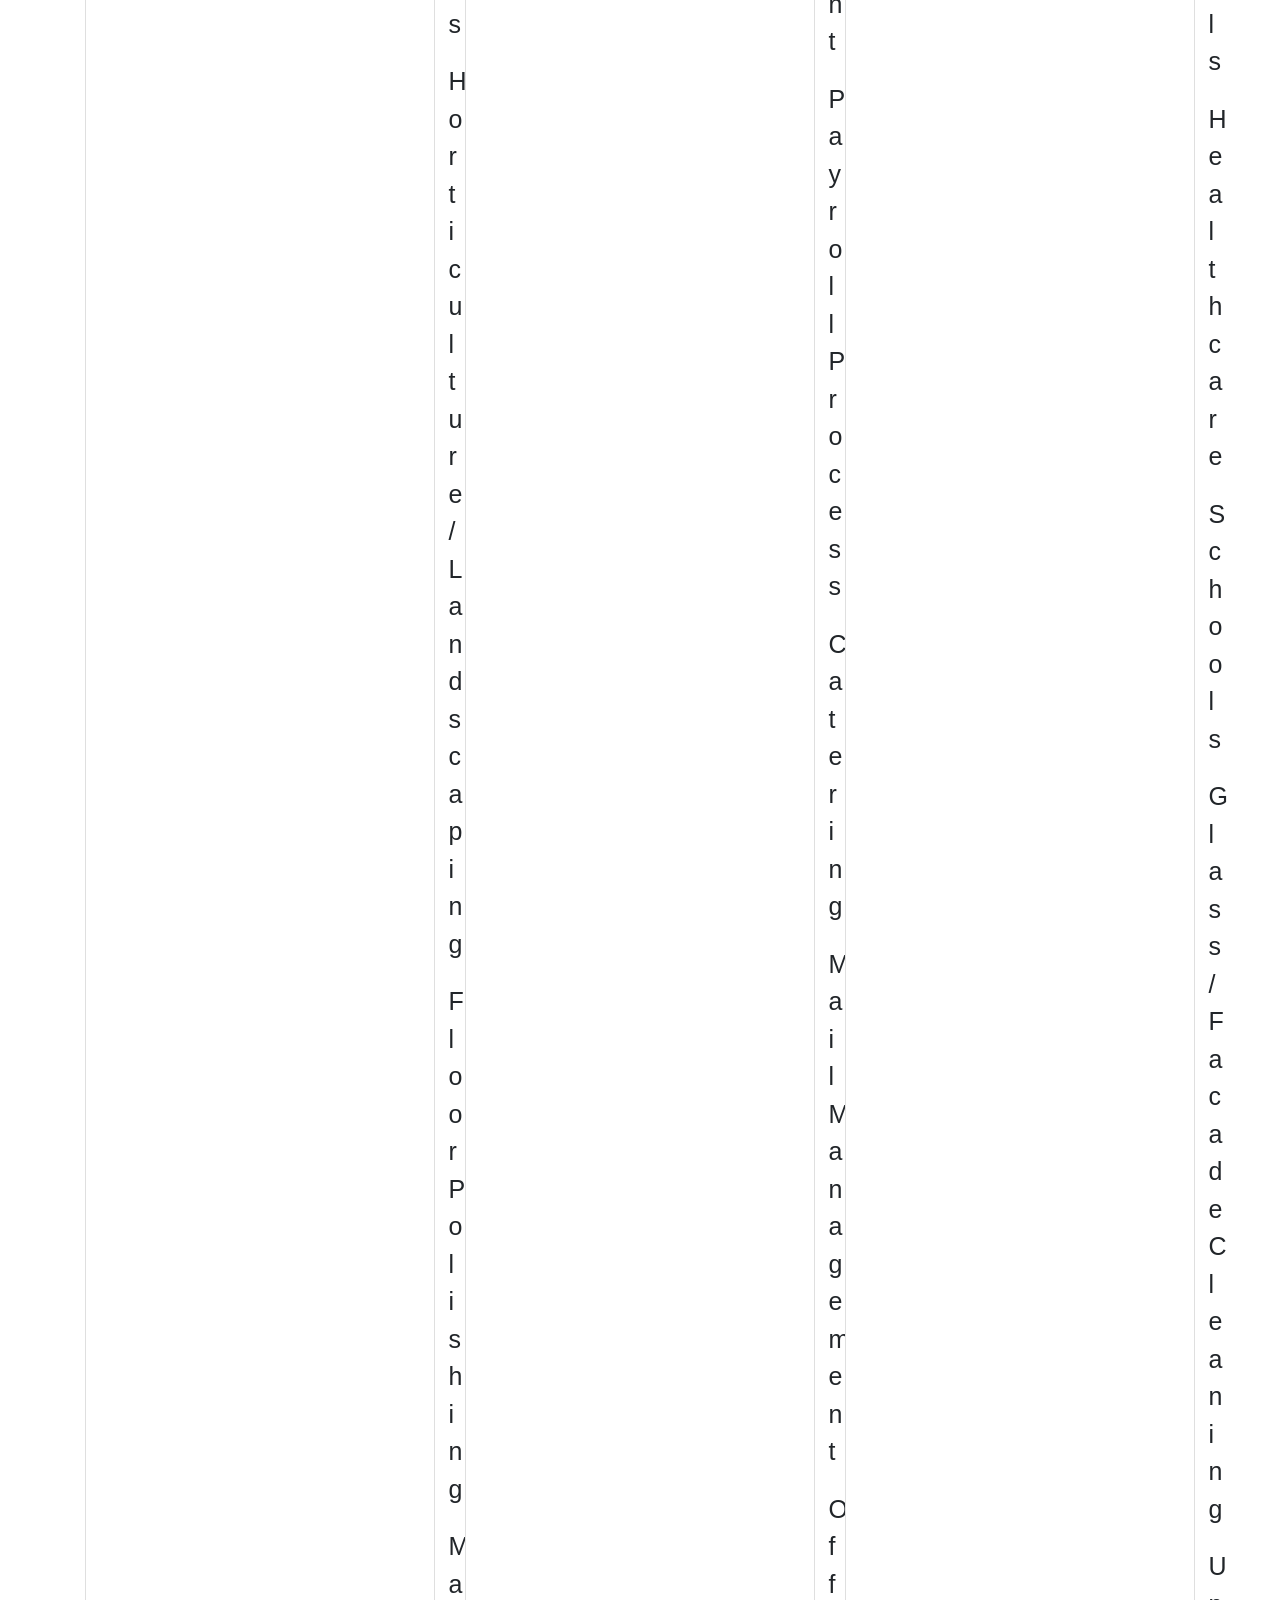
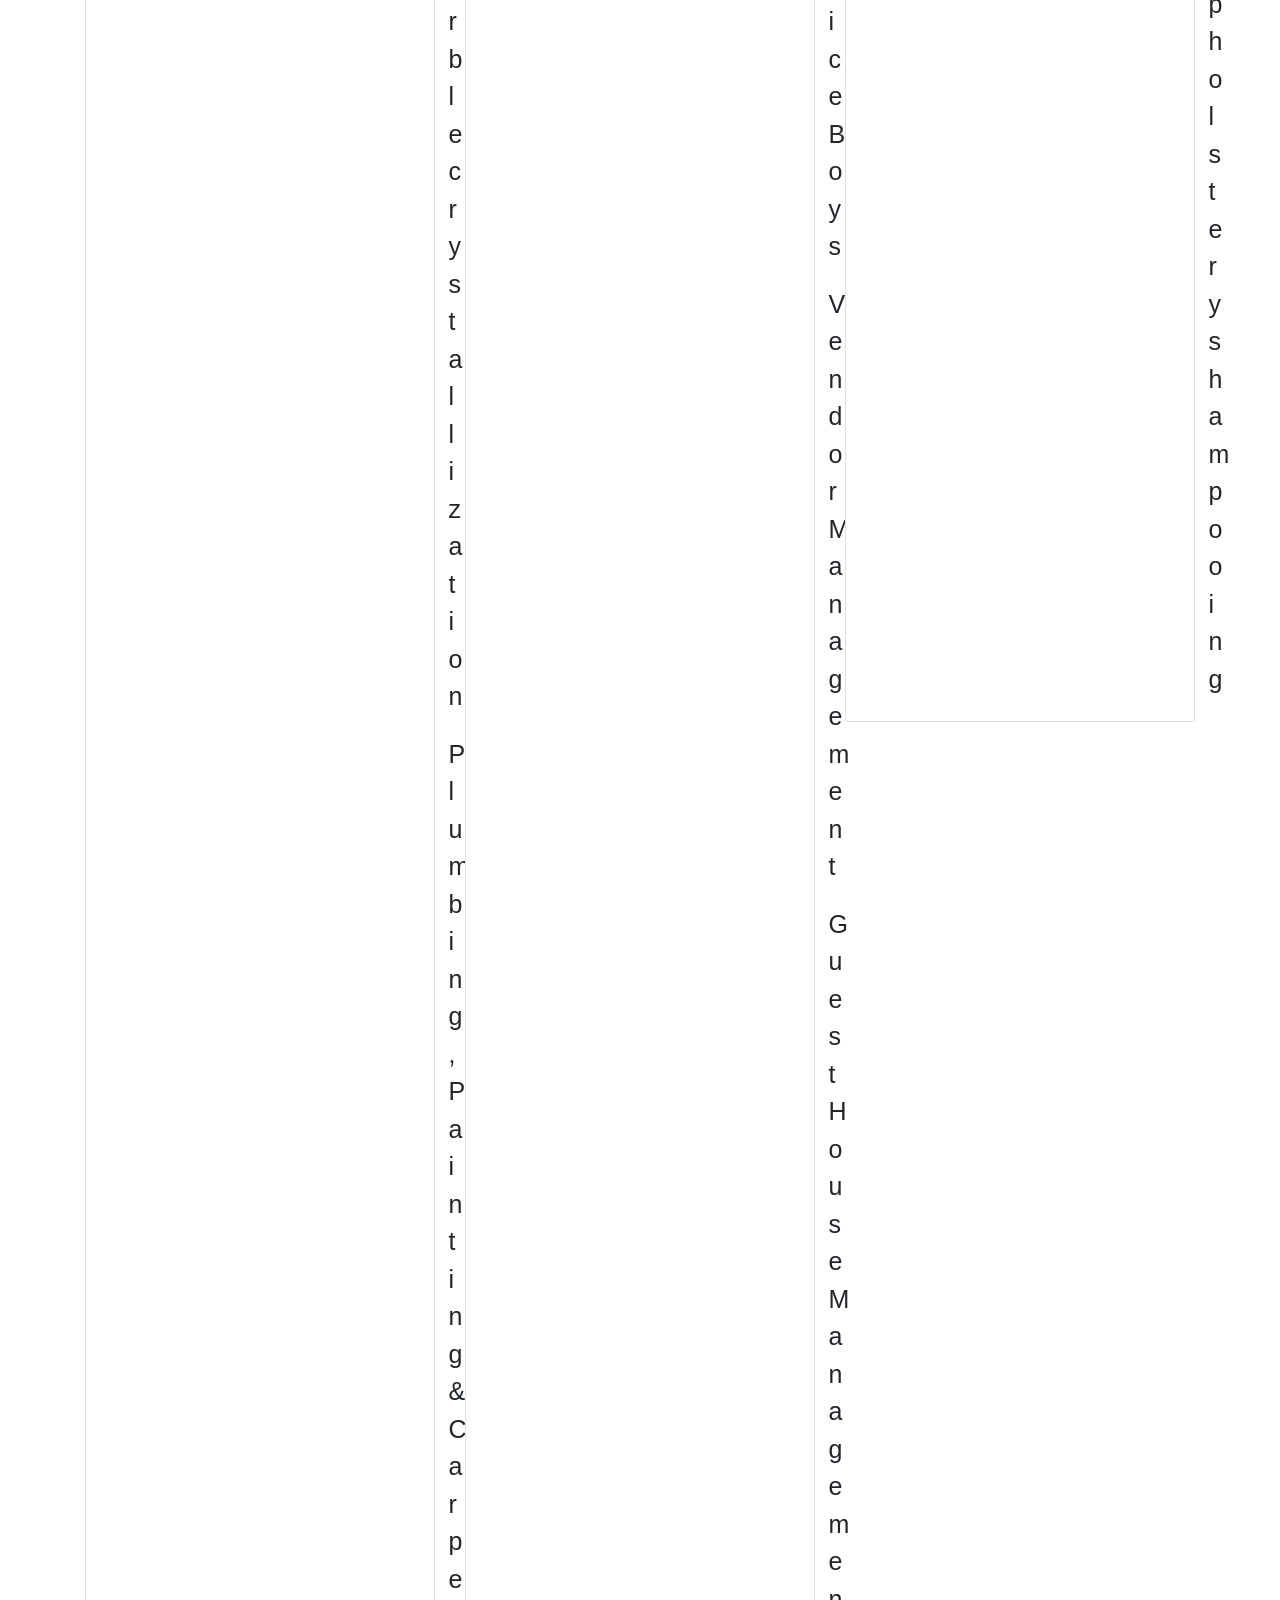
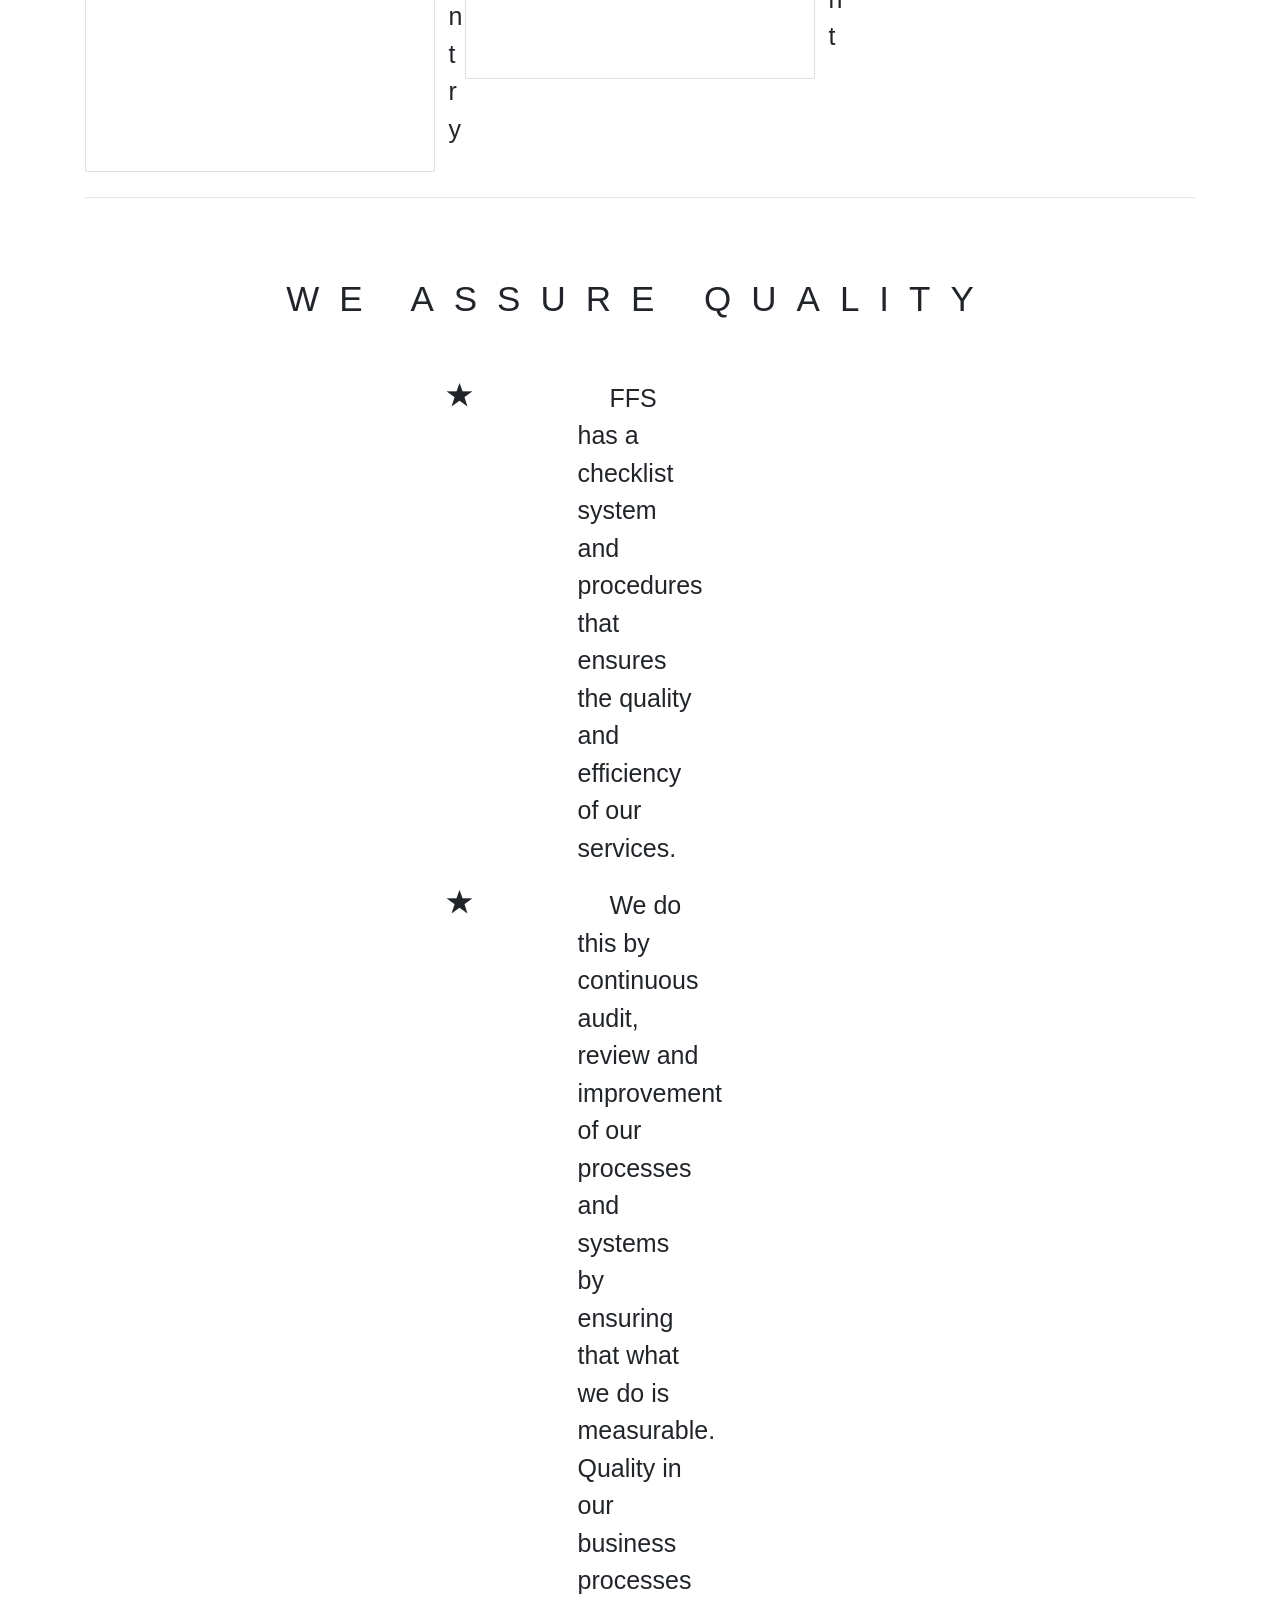
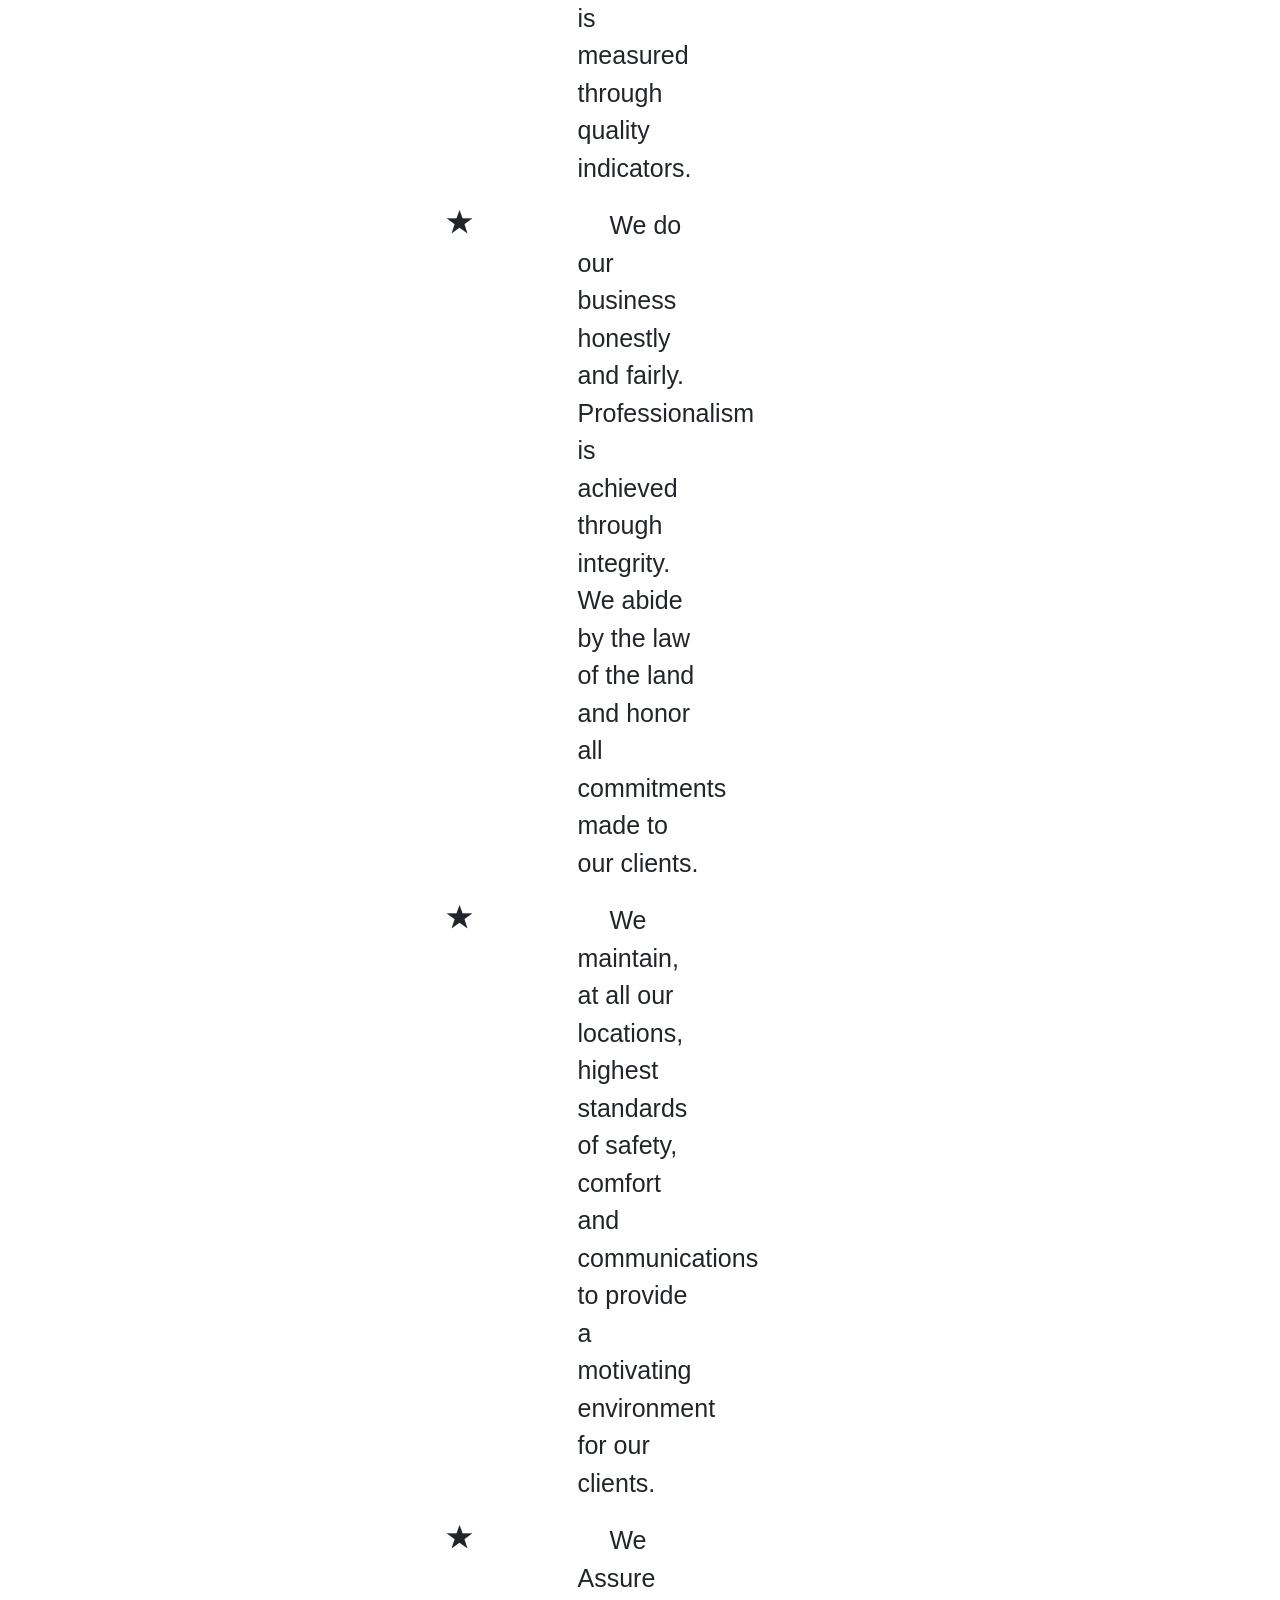
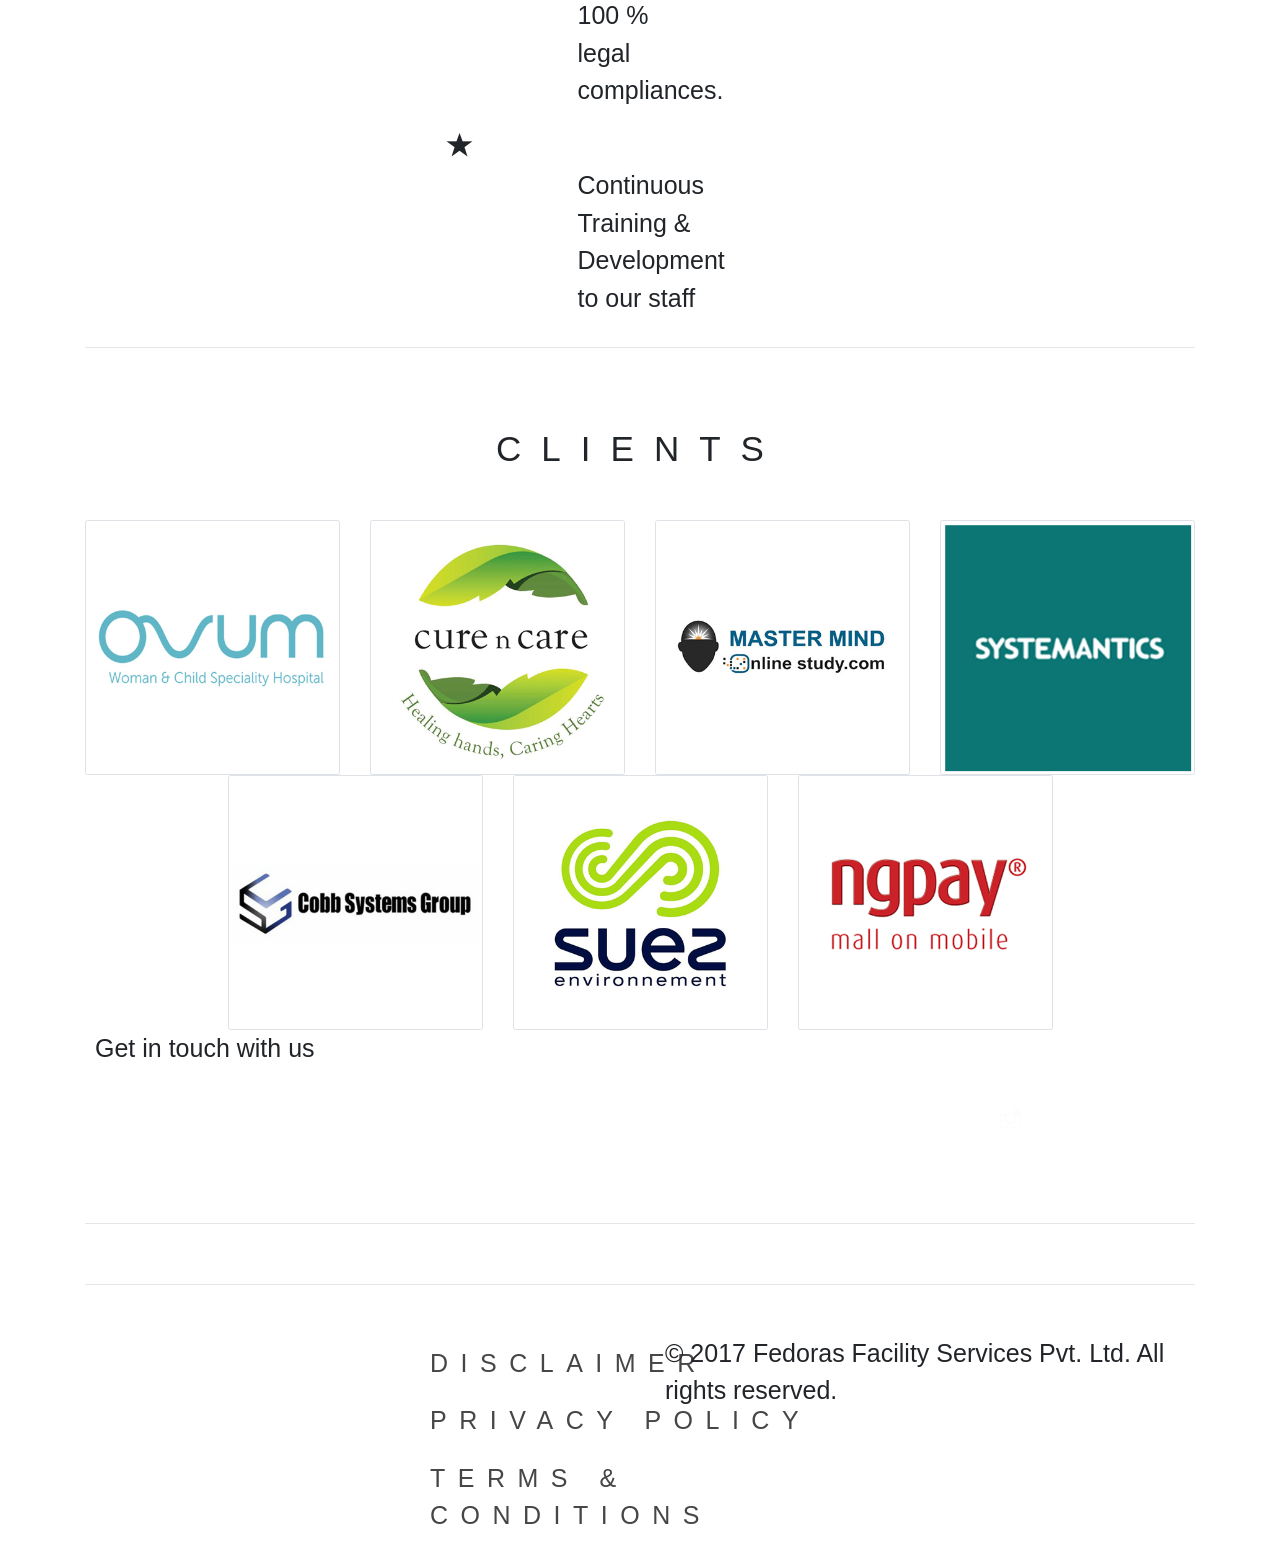
<file: ff.html>
<!doctype html>

<!--[if lt IE 7]>      <html class="no-js lt-ie9 lt-ie8 lt-ie7" lang=""> <![endif]-->
<!--[if IE 7]>         <html class="no-js lt-ie9 lt-ie8" lang=""> <![endif]-->
<!--[if IE 8]>         <html class="no-js lt-ie9" lang=""> <![endif]-->
<!--[if gt IE 8]><!--> 
<html class="no-js" lang="en"> <!--<![endif]-->
    <head>
        <meta charset="utf-8">
        <meta http-equiv="X-UA-Compatible" content="IE=edge,chrome=1">
        <title>Fedoras Facility Services</title>
        <meta name="description" content="">
        
        <meta name="viewport" content="width=device-width, initial-scale=1, shrink-to-fit=no">
        <link rel="apple-touch-icon" href="apple-touch-icon.png">

        <link href="https://fonts.googleapis.com/css?family=Montserrat:200,300,400,500,600,700,800,900|Playfair+Display:700i|Roboto:300,400,500,700,900" rel="stylesheet">

        <link rel="stylesheet" href="css/bootstrap.min.css">
        <style>
            body {
                padding-top: 50px;
                padding-bottom: 20px;
            }
        </style>

        <!-- Bootstrap CSS -->
        <link rel="stylesheet" href="https://maxcdn.bootstrapcdn.com/bootstrap/4.0.0-beta.2/css/bootstrap.min.css" integrity="sha384-PsH8R72JQ3SOdhVi3uxftmaW6Vc51MKb0q5P2rRUpPvrszuE4W1povHYgTpBfshb" crossorigin="anonymous">
    

        <!-- <link rel="stylesheet" href="css/bootstrap-theme.min.css"> -->
        <link rel="stylesheet" href="css/normalize.css">
        <link rel="stylesheet" href="css/ionicons.css">
        <link rel="stylesheet" href="css/flexslider.css">
        <link rel="stylesheet" href="css/main.css">

        <!-- <script src="js/vendor/modernizr-2.8.3.min.js"></script> -->
    </head>


    <body id="home">
        <!--[if lt IE 8]>
            <p class="browserupgrade">You are using an <strong>outdated</strong> browser. Please <a href="http://browsehappy.com/">upgrade your browser</a> to improve your experience.</p>
        <![endif]-->




            <header class="headerWrapper">
                <div class="headerBg"></div>
                <div class="headerContent d-flex align-items-center justify-content-between">
                            <h1 class="logo"><a href="index.html">Fedoras Facility Services</a></h1>
                            <nav>
                                        <ul class="navigation" id="nav">
                                                    <li><a href="index.html">Home</a></li>
                                                    <li><a href="company.html">Company</a></li>
                                                    <li><a href="services.html">Services</a></li>
                                                    <li><a href="contact.html">Contact Us</a></li>
                                        </ul>
                            </nav>
                            <div class="navicon">
                                        <a class="nav-toggle" href="#"><span></span></a>
                            </div>                                  
                </div>
                <div class="tagline d-flex align-items-center justify-content-between">
                            <p class="lead">
                                When excellence is possible..<br>then good is not enough
                            </p>
                </div>      
            </header><!--end Header-->


                   





        <!-- Main jumbotron for a primary marketing message or call to action -->
        <div class="jumbotron-fluid hero-section">
          <div class="container-fluid">
              <div class="row">
                <div class="col-xl-12 hero-text">
                   <h3 class="text-right">FACILITY<br>MANAGEMENT<br>SERVICES</h3>
                </div>  
              </div>              
          </div>          
        </div>  <!-- end Hero section -->

        

        <div class="container service-area ffspl-section">
          <div class="row justify-content-center">
            <div class="col-lg-12 section-heading">
                <h3 class="display-4 text-center">Our Services</h3>
            </div>
            <div class="service-icons col-6 col-sm-4 col-md-2">
                <div class="service-img-box">
                        <img src="img\service\hospitality_icon.png" alt="" class="img-thumbnail">
                        <h4>Hospitality Services</h4>
                </div>                
            </div>
            <div class="service-icons col-6 col-sm-4 col-md-2">
                <div class="service-img-box">
                        <img src="img\service\property_icon.png" alt="" class="img-thumbnail">
                        <h4>Property Services</h4>
                </div>                
            </div>
            <div class="service-icons col-6 col-sm-4 col-md-2">
                <div class="service-img-box">
                        <img src="img\service\security_icon.png" alt="" class="img-thumbnail">
                        <h4>Security Services</h4>
                </div>                
            </div>
            <div class="service-icons col-6 col-sm-4 col-md-2">
                <div class="service-img-box">
                        <img src="img\service\cleaning_icon.png" alt="" class="img-thumbnail">
                        <h4>Cleaning Services</h4>
                </div>               
            </div>
            <div class="service-icons col-6 col-sm-4 col-md-2">
                <div class="service-img-box">
                        <img src="img\service\support_icon.png" alt="" class="img-thumbnail">
                        <h4>Support Services</h4>
                </div>               
            </div>            
          </div>          
        </div>  <!-- end service area section -->        


        <div class="jumbotron-fluid aboutus-section ffspl-section">
          <div class="container">
              <div class="row align-items-center justify-content-center">
                  <div class="col-lg-12 section-heading white-heading">
                      <h3 class="display-4 text-center">About Us</h3>
                  </div>
                <div class="col-md-10">                    
                    <p class="h3 text-center ">
                            FEDORAS FACILITY SERVICES PRIVATE LIMITED (FFS) is an assembly of 
                            talented Facility Management professionals, who has years of experience 
                            in maintaining large modern day facilities. We understand the specific 
                            requirements of  industry and help them to concentrate on their core competence.
                    </p>
                    <!-- <p class="lead text-center">
                        <a class="btn btn-primary btn-lg" href="#" role="button" >Learn more</a>
                    </p> -->
                    <hr class="my-1">  
                </div>
              </div>              
          </div>          
        </div>  <!-- end about Us section -->

        <div class="container service-umbrella ffspl-section">
            <div class="row justify-content-center">
              <div class="col-lg-12 section-heading white-heading">
                  <h3 class="display-4 text-center">Our Services Umbrella</h3>
              </div>
              <div class="col-lg-10">
                  <p class="lead text-center">
                        Our office support services can be combined and tailored to meet an individual organizational needs.
                        
                  </p>
              </div>              
              <div class="col-md-4 mb-4">
                    <div class="card service-cat cat1">
                        <div class="card-body text-center">
                          <h4 class="card-title">Soft Services</h4>
                          <!-- <h6 class="card-subtitle mb-2 text-muted">Card subtitle</h6> -->
                            <ul class="list-group list-group-flush">
                                <li class="list-group-item">Housekeeping</li>
                                <li class="list-group-item">Pest Control</li>
                                <li class="list-group-item">Pantry Services</li>
                                <li class="list-group-item">Horticulture / Landscaping</li>
                                <li class="list-group-item">Floor Polishing</li>
                                <li class="list-group-item">Marble crystallization</li>
                                <li class="list-group-item">Plumbing , Painting & Carpentry</li>
                            </ul>
                        </div>
                      </div>
                </div>
              <div class="col-md-4 mb-4">
                  <div class="card service-cat cat2">
                      <div class="card-body text-center">
                        <h4 class="card-title">Support Services</h4>
                        <!-- <h6 class="card-subtitle mb-2 text-muted">Card subtitle</h6> -->
                          <ul class="list-group list-group-flush">
                              <li class="list-group-item">Front Office Executive</li>
                              <li class="list-group-item">Help Desk Management</li>
                              <li class="list-group-item">Payroll Process</li>
                              <li class="list-group-item">Catering</li>
                              <li class="list-group-item">Mail Management</li>
                              <li class="list-group-item">Office Boys</li>
                              <li class="list-group-item">Vendor Management</li>
                              <li class="list-group-item">Guest House Management</li>
                          </ul>
                      </div>
                    </div>
              </div>
              <div class="col-md-4 mb-4">
                    <div class="card service-cat cat3">
                        <div class="card-body text-center">
                          <h4 class="card-title">Cleaning Sectors</h4>
                          <!-- <h6 class="card-subtitle mb-2 text-muted">Card subtitle</h6> -->
                            <ul class="list-group list-group-flush">
                                <li class="list-group-item">Office / Residential<br>Cleaning</li>
                                <li class="list-group-item">Retail</li>
                                <li class="list-group-item">Hotels</li>
                                <li class="list-group-item">Healthcare</li>
                                <li class="list-group-item">Schools</li>
                                <li class="list-group-item">Glass / Facade Cleaning</li>
                                <li class="list-group-item">Upholstery shampooing</li>
                            </ul>
                        </div>
                      </div>
                </div>
            </div> 
            <hr class="">          
          </div><!-- end service-umbrella -->


          <div class="container quality-section ffspl-section">
              <div class="row justify-content-center">
                <div class="col-lg-12 section-heading">
                    <h3 class="display-4 text-center">We Assure Quality</h3>
                </div>
                <div class="col-md-9">
                    <ul>
                        <li>
                                <span class="glyphicon glyphicon-star" aria-hidden="true"></span>
                                FFS has a checklist system and procedures that ensures the quality and efficiency of our services.
                        </li>
                        <li>
                                <span class="glyphicon glyphicon-star" aria-hidden="true"></span>
                                We do this by continuous audit, review and improvement of our processes and systems by ensuring 
                                that what we do is measurable. Quality in our business processes is measured through quality indicators.
                        </li>
                        <li>
                                <span class="glyphicon glyphicon-star" aria-hidden="true"></span>
                                We do our business honestly and fairly.  Professionalism is achieved through integrity. 
                                We abide by the law of the land and honor all commitments made to our clients.
                        </li>
                        <li>
                                <span class="glyphicon glyphicon-star" aria-hidden="true"></span>
                                We maintain, at all our locations, highest standards of safety, comfort and communications 
                                to provide a motivating environment for our clients.
                        </li>
                        <li>
                                <span class="glyphicon glyphicon-star" aria-hidden="true"></span>
                                We Assure 100 % legal compliances.
                        </li>
                        <li>
                                <span class="glyphicon glyphicon-star" aria-hidden="true"></span>
                                Continuous Training & Development to our staff
                        </li>
                    </ul>
                </div>                
              </div>
              <hr class="">        
            </div>  <!-- end quality section --> 


            



            <div class="container client-section ffspl-section">
                <div class="row justify-content-center">
                  <div class="col-lg-12 section-heading">
                      <h3 class="display-4 text-center">Clients</h3>
                  </div>
                  <div class="client-box col-6 col-sm-4 col-md-3">
                    <div class="client-img d-flex justify-content-center align-items-center">
                        <img src="img\client1\client_06.png" alt="" class="img-thumbnail">    
                    </div>                                        
                  </div>
                  <div class="client-box col-6 col-sm-4 col-md-3">
                    <div class="client-img d-flex justify-content-center align-items-center">
                        <img src="img\client1\client_02.png" alt="" class="img-thumbnail">    
                    </div>                                        
                  </div>
                  <div class="client-box col-6 col-sm-4 col-md-3">
                    <div class="client-img d-flex justify-content-center align-items-center">
                        <img src="img\client1\client_03.png" alt="" class="img-thumbnail">    
                    </div>                                        
                  </div>
                  <div class="client-box col-6 col-sm-4 col-md-3">
                    <div class="client-img d-flex justify-content-center align-items-center">
                        <img src="img\client1\client_04.png" alt="" class="img-thumbnail">    
                    </div>                                        
                  </div>
                  <div class="client-box col-6 col-sm-4 col-md-3">
                    <div class="client-img d-flex justify-content-center align-items-center">
                        <img src="img\client1\client_05.png" alt="" class="img-thumbnail">    
                    </div>                                        
                  </div>
                  <!-- <div class="client-box col-6 col-sm-4 col-md-3">
                    <div class="client-img d-flex justify-content-center align-items-center">
                        <img src="img\client1\client_06.png" alt="" class="img-thumbnail">    
                    </div>                                        
                  </div> -->
                  <div class="client-box col-6 col-sm-4 col-md-3">
                    <div class="client-img d-flex justify-content-center align-items-center">
                        <img src="img\client1\client_07.png" alt="" class="img-thumbnail">    
                    </div>                                        
                  </div>
                  <div class="client-box col-6 col-sm-4 col-md-3">
                    <div class="client-img d-flex justify-content-center align-items-center">
                        <img src="img\client1\client_08.png" alt="" class="img-thumbnail">    
                    </div>                                        
                  </div>
                  
                </div>          
              </div>  <!-- end client section --> 


              

              <footer>
                <div class="container footer-section d-flex flex-column justify-content-end">
                  <div class="row social-contact">
                    <div class="col-md-6">
                      <p class="">Get in touch with us</p>
                    </div>
                    <div class="social-icons col-md-6 d-flex">
                        <ul class="list-inline">
                            <li class="list-inline-item"><img src="img\fb.png" alt="" height="20px" class=""></li>
                            <li class="list-inline-item"><img src="img\insta.png" alt="" height="20px" class=""></li>
                            <li class="list-inline-item"><img src="img\twitter.png" alt="" height="20px" class=""></li>
                          </ul>                      
                    </div>
                    <div class="col-lg-12">
                            <hr>
                    </div>
                  </div>
                  <div class="row legal">
                        <div class="col-lg-12">
                                <hr>
                        </div>
                      <div class="legal-links col-md-6 d-flex">
                            <ul class="list-inline">
                                <li class="list-inline-item"><a href="disclaimer.html">Disclaimer</a></li>
                                <li class="list-inline-item"><a href="privacypolicy.html">Privacy Policy</a></li>
                                <li class="list-inline-item"><a href="termsnconditions.html">Terms & Conditions</a></li>
                            </ul>                      
                      </div>
                      <div class="col-md-6">
                        <p>&copy; 2017 Fedoras Facility Services Pvt. Ltd. All rights reserved.</p>
                      </div>                     
                  </div>
                </div>                  
              </footer>
                









     
      

        <!-- Optional JavaScript -->
        <!-- jQuery first, then Popper.js, then Bootstrap JS -->
        <script src="https://code.jquery.com/jquery-3.2.1.slim.min.js" integrity="sha384-KJ3o2DKtIkvYIK3UENzmM7KCkRr/rE9/Qpg6aAZGJwFDMVNA/GpGFF93hXpG5KkN" crossorigin="anonymous"></script>
        <script src="https://cdnjs.cloudflare.com/ajax/libs/popper.js/1.12.3/umd/popper.min.js" integrity="sha384-vFJXuSJphROIrBnz7yo7oB41mKfc8JzQZiCq4NCceLEaO4IHwicKwpJf9c9IpFgh" crossorigin="anonymous"></script>
        <script src="https://maxcdn.bootstrapcdn.com/bootstrap/4.0.0-beta.2/js/bootstrap.min.js" integrity="sha384-alpBpkh1PFOepccYVYDB4do5UnbKysX5WZXm3XxPqe5iKTfUKjNkCk9SaVuEZflJ" crossorigin="anonymous"></script>

        
    
        <!-- <script src="//ajax.googleapis.com/ajax/libs/jquery/1.11.2/jquery.min.js"></script>
        <script>window.jQuery || document.write('<script src="js/vendor/jquery-1.11.2.min.js"><\/script>')</script>

        <script src="js/vendor/bootstrap.min.js"></script> -->
        <!-- <script src="js/vendor/jquery.flexslider.js"></script> -->
        <script src="js/main.js"></script>



        <!-- Google Analytics: change UA-XXXXX-X to be your site's ID. -->
        <!-- <script>
            (function(b,o,i,l,e,r){b.GoogleAnalyticsObject=l;b[l]||(b[l]=
            function(){(b[l].q=b[l].q||[]).push(arguments)});b[l].l=+new Date;
            e=o.createElement(i);r=o.getElementsByTagName(i)[0];
            e.src='//www.google-analytics.com/analytics.js';
            r.parentNode.insertBefore(e,r)}(window,document,'script','ga'));
            ga('create','UA-XXXXX-X','auto');ga('send','pageview');
        </script> -->
    </body>
</html>
</file>
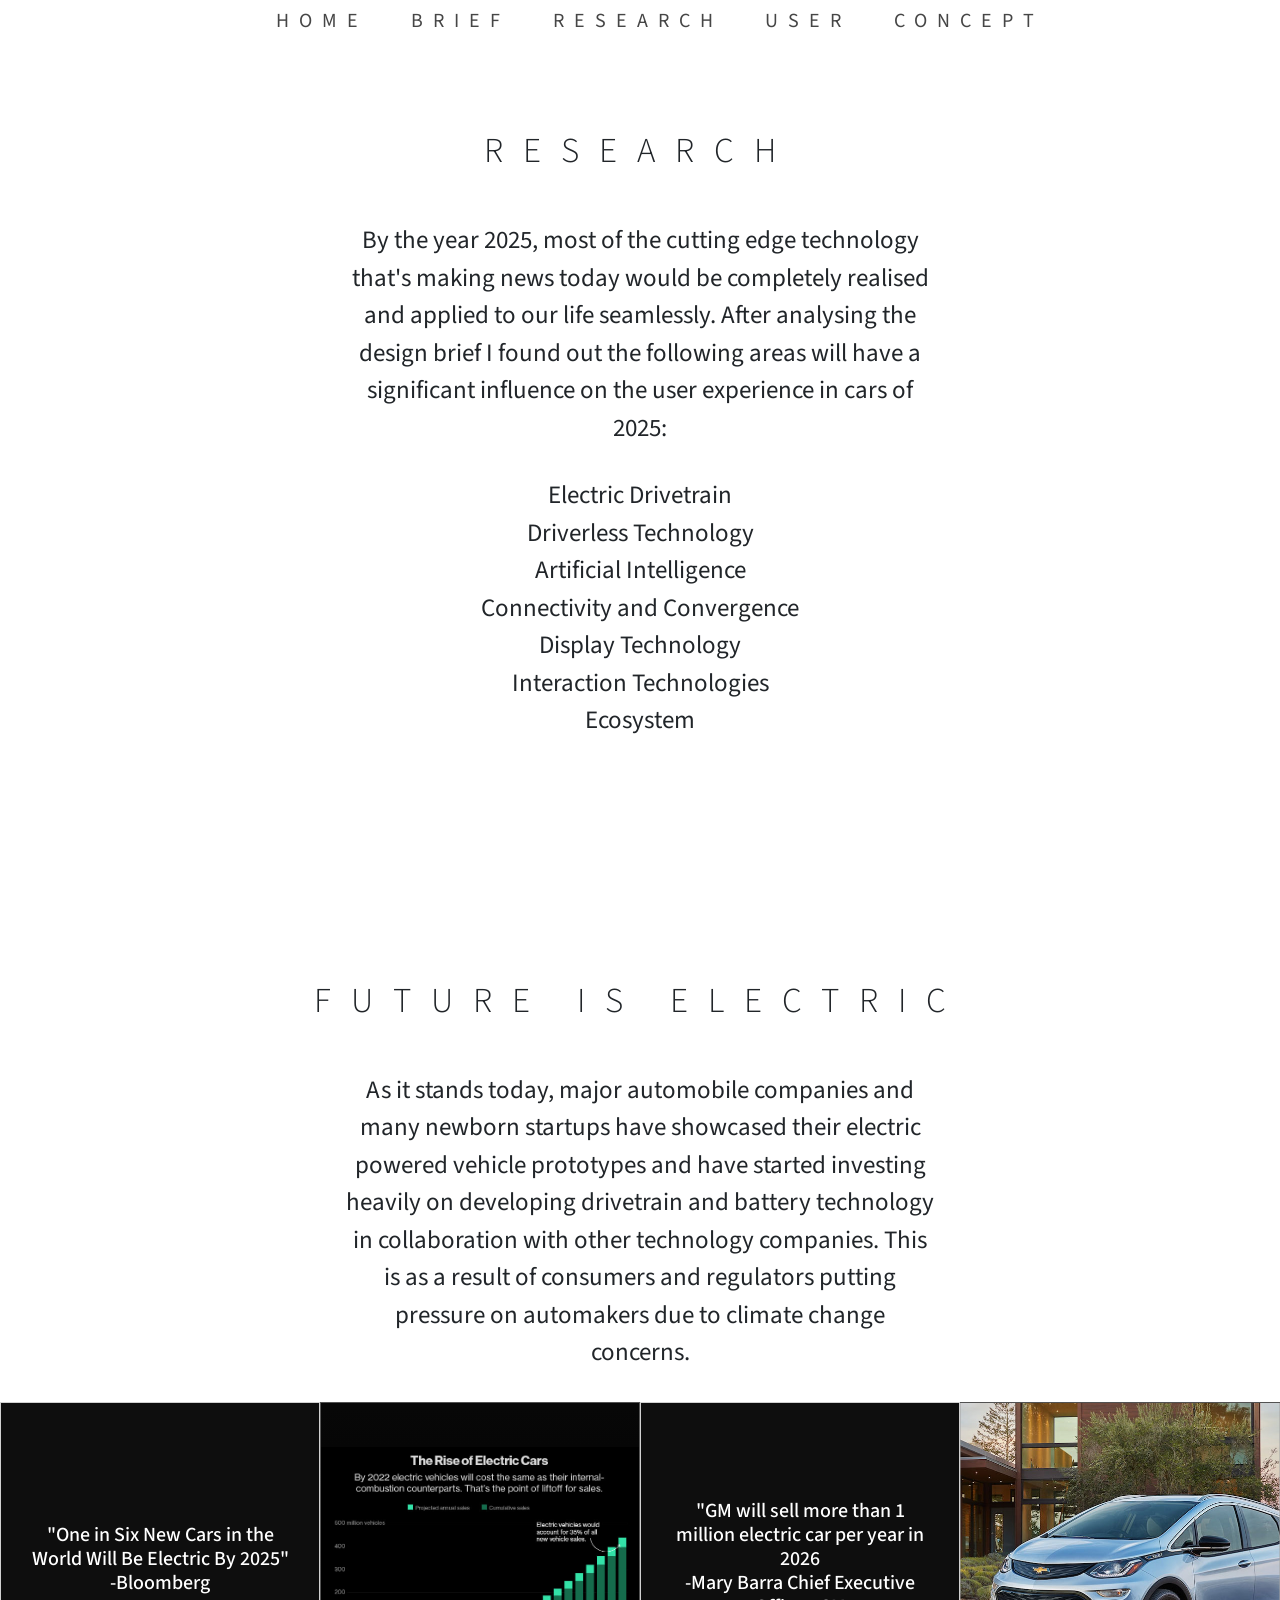
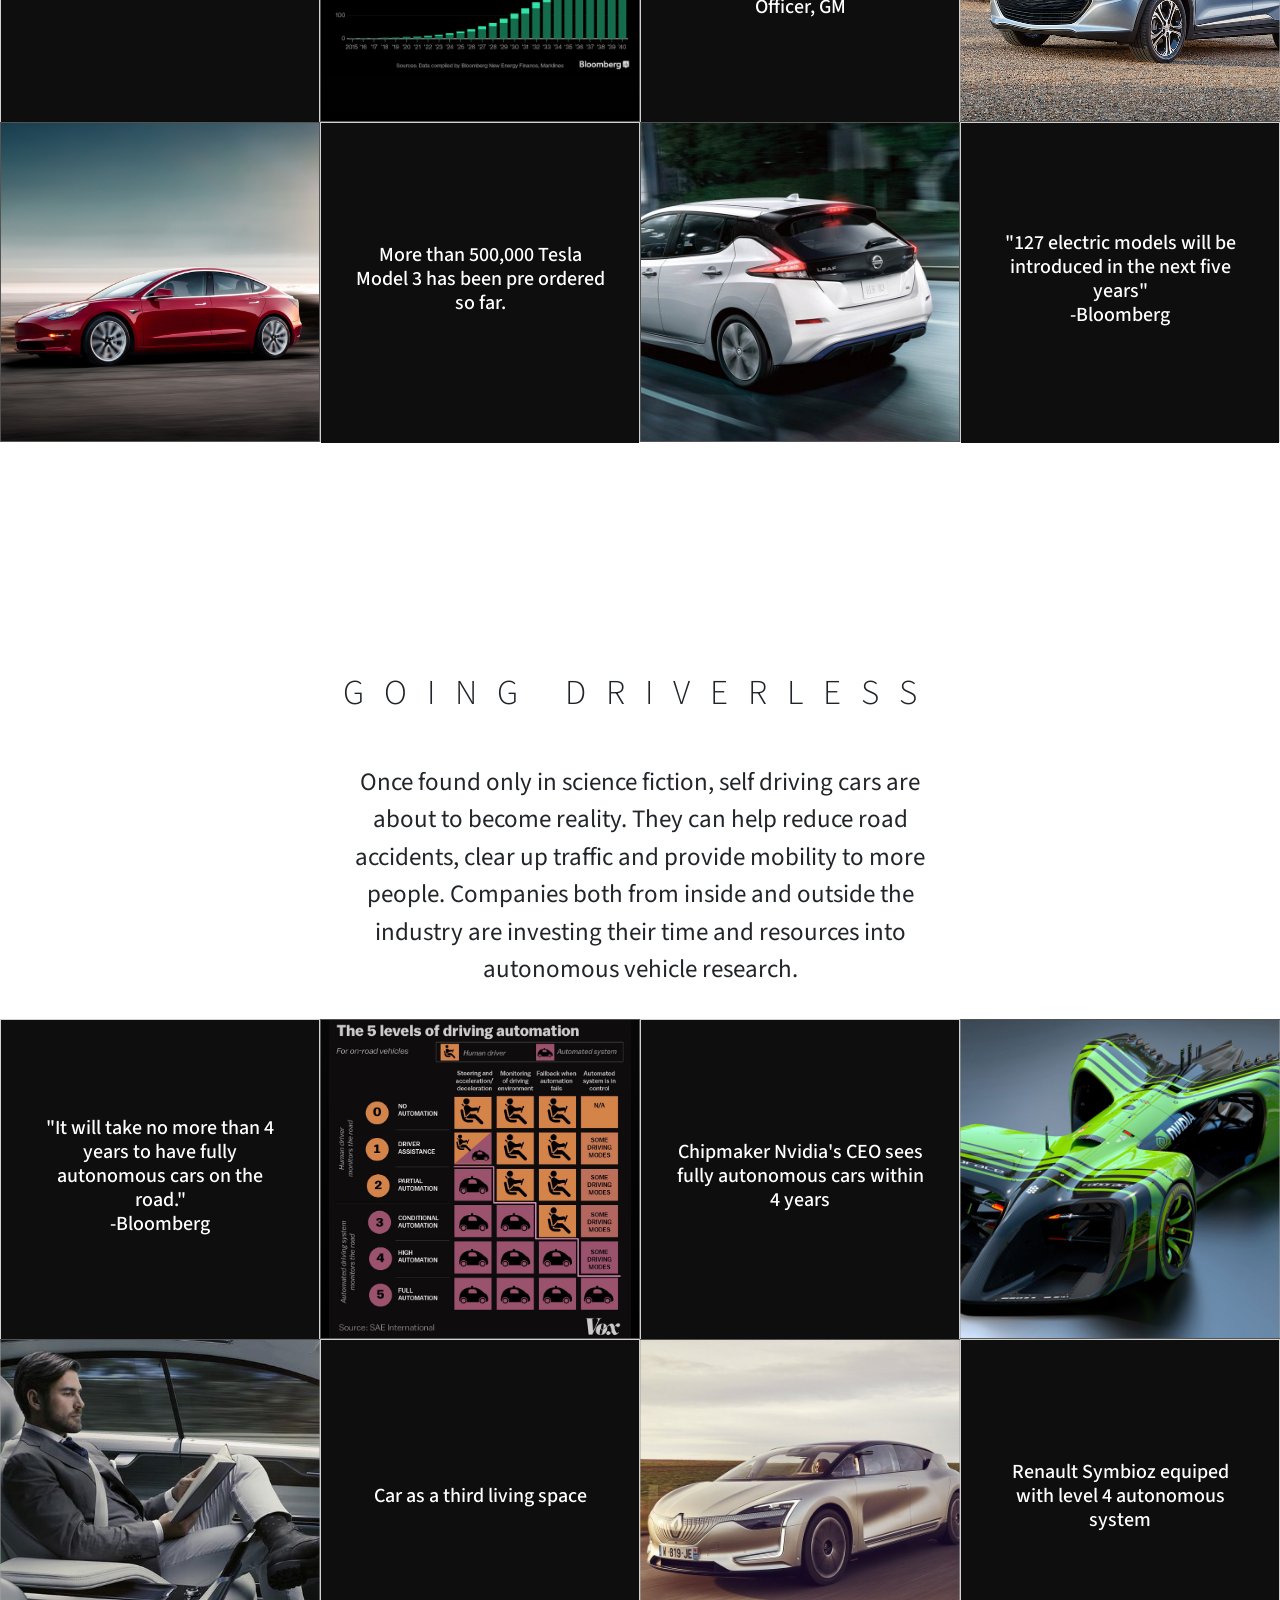
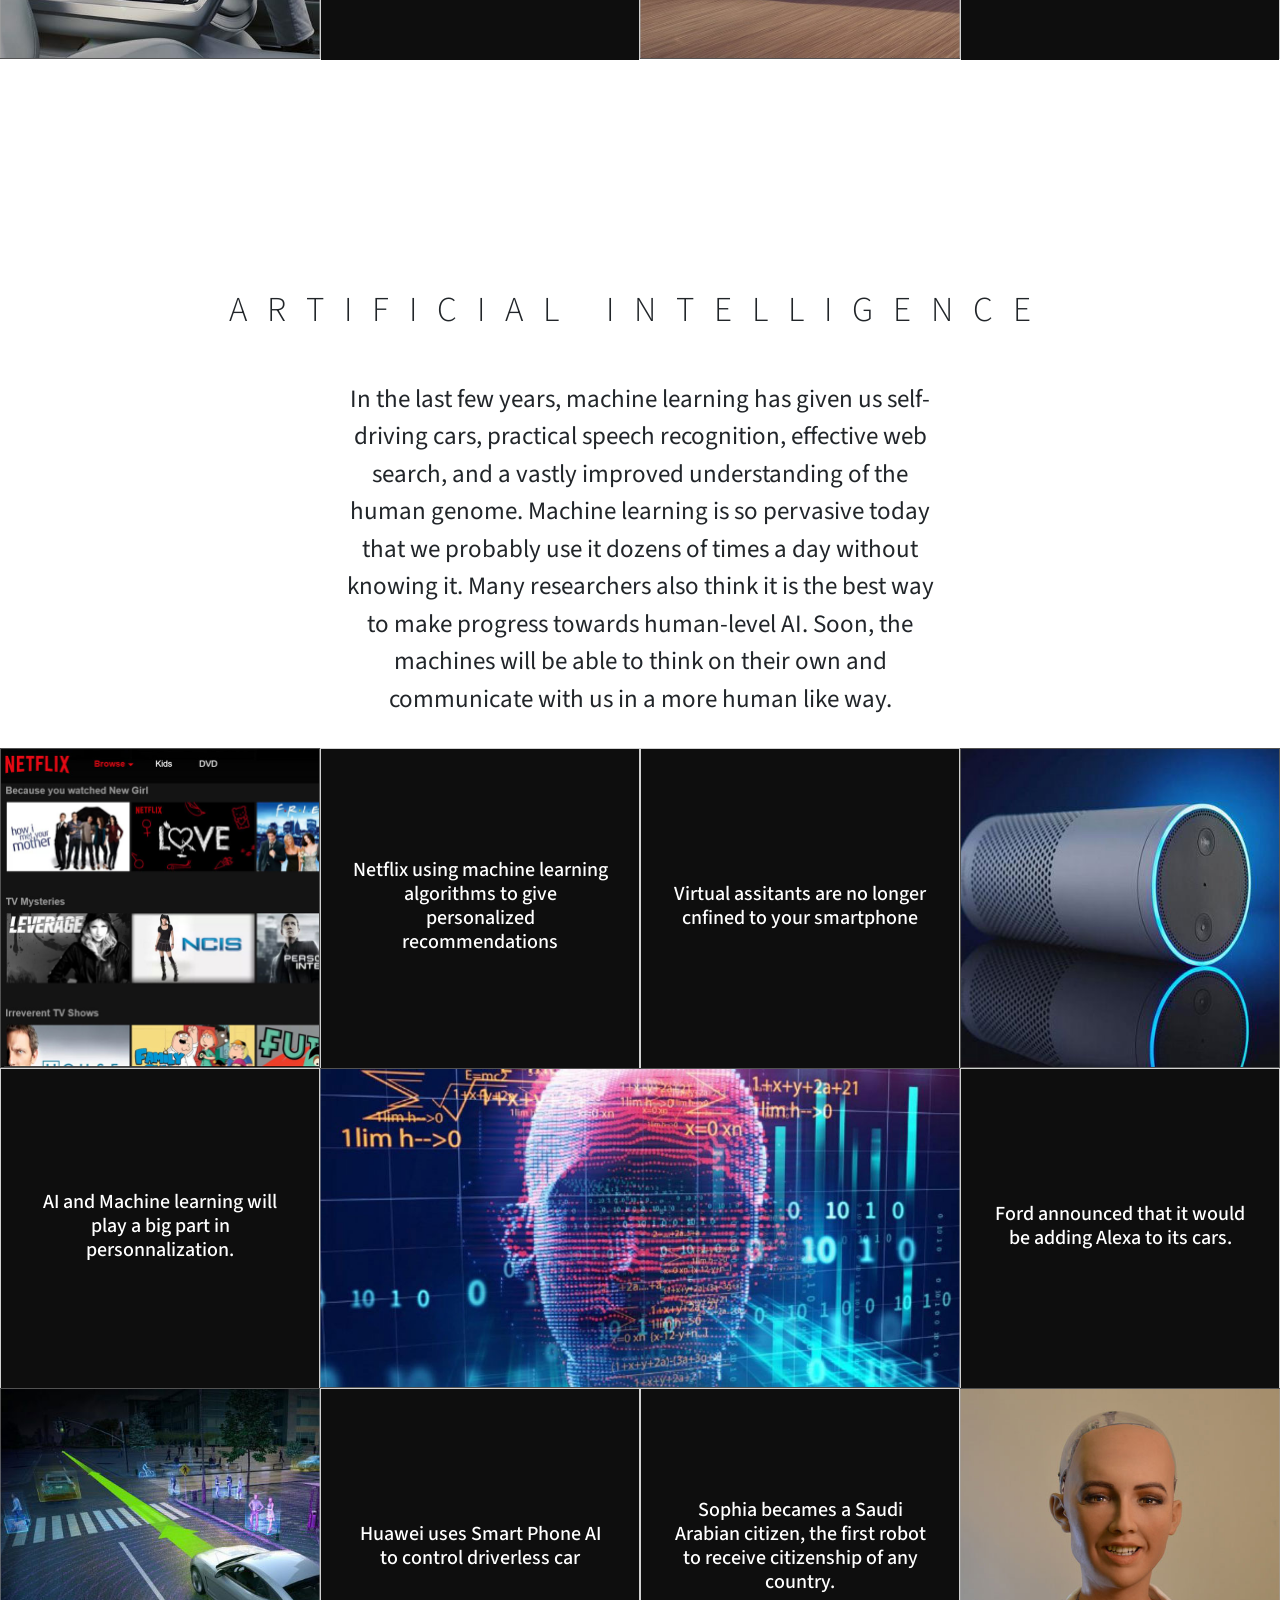
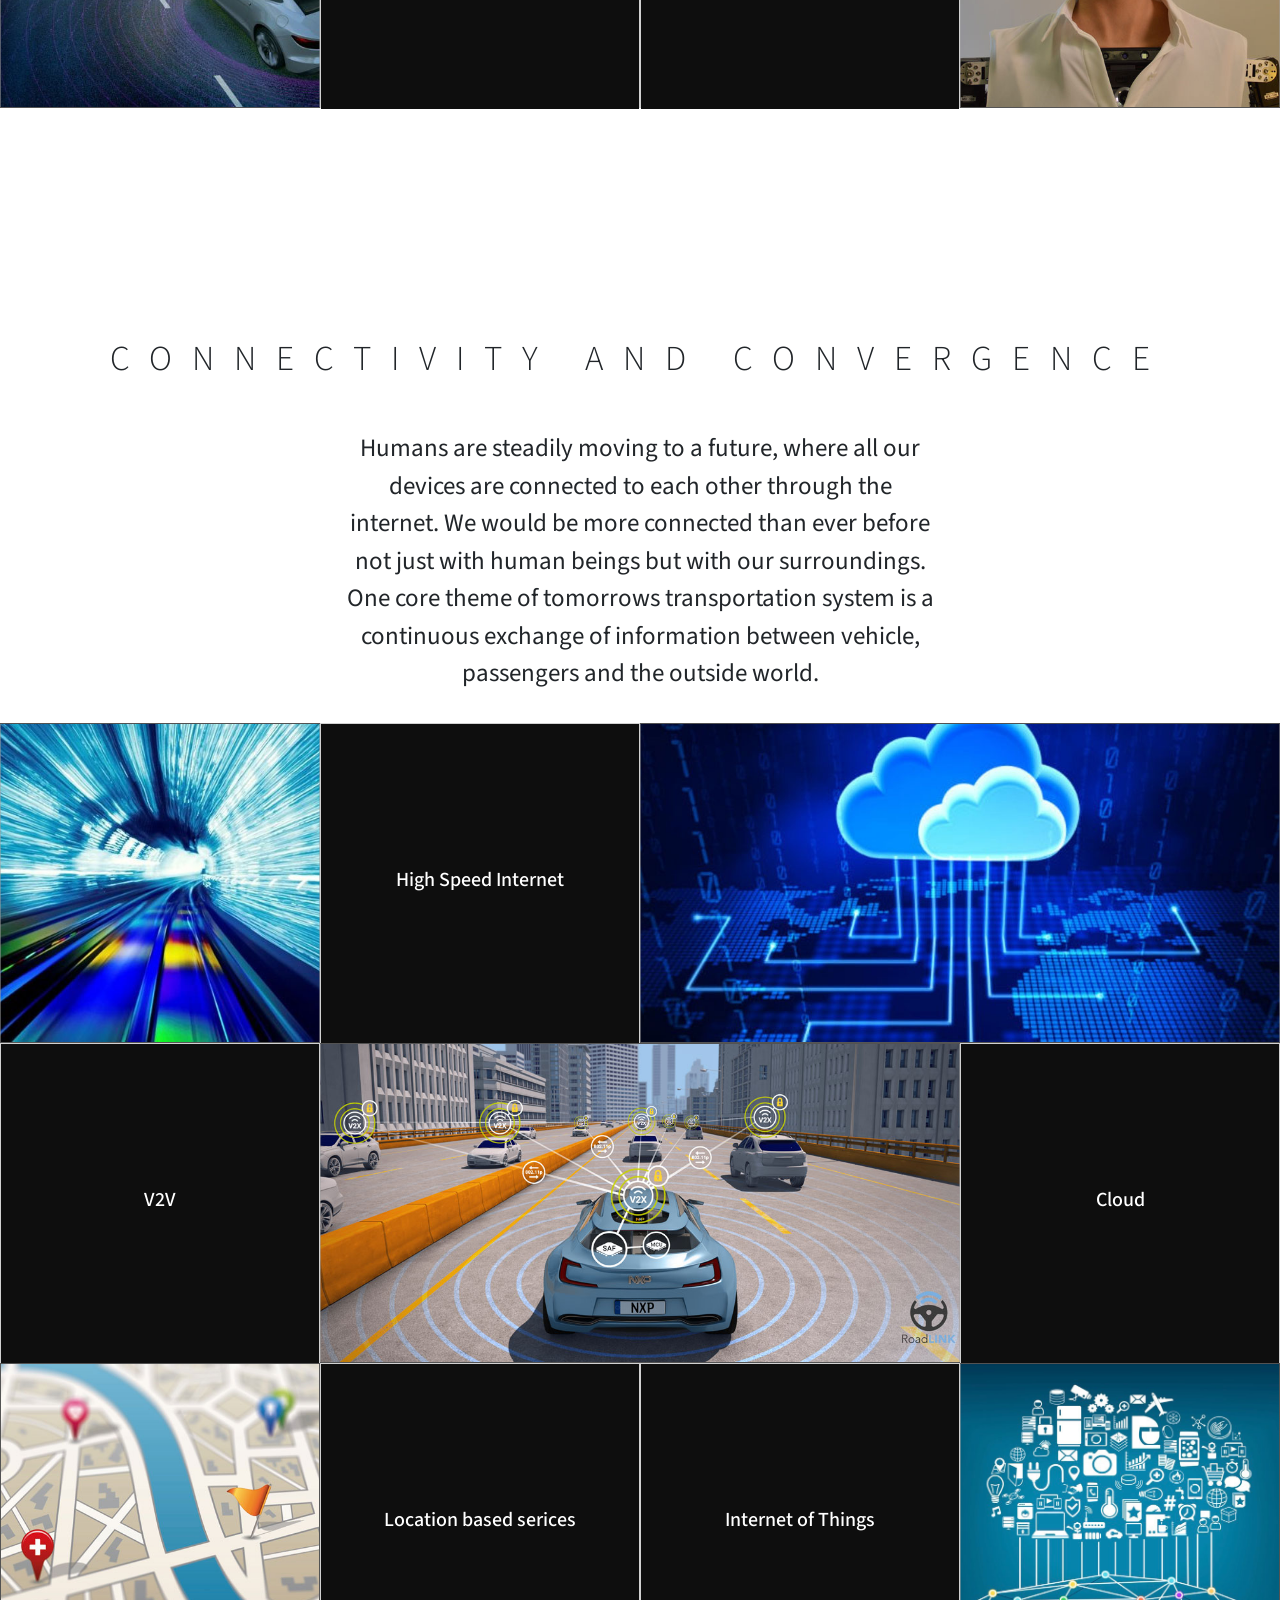
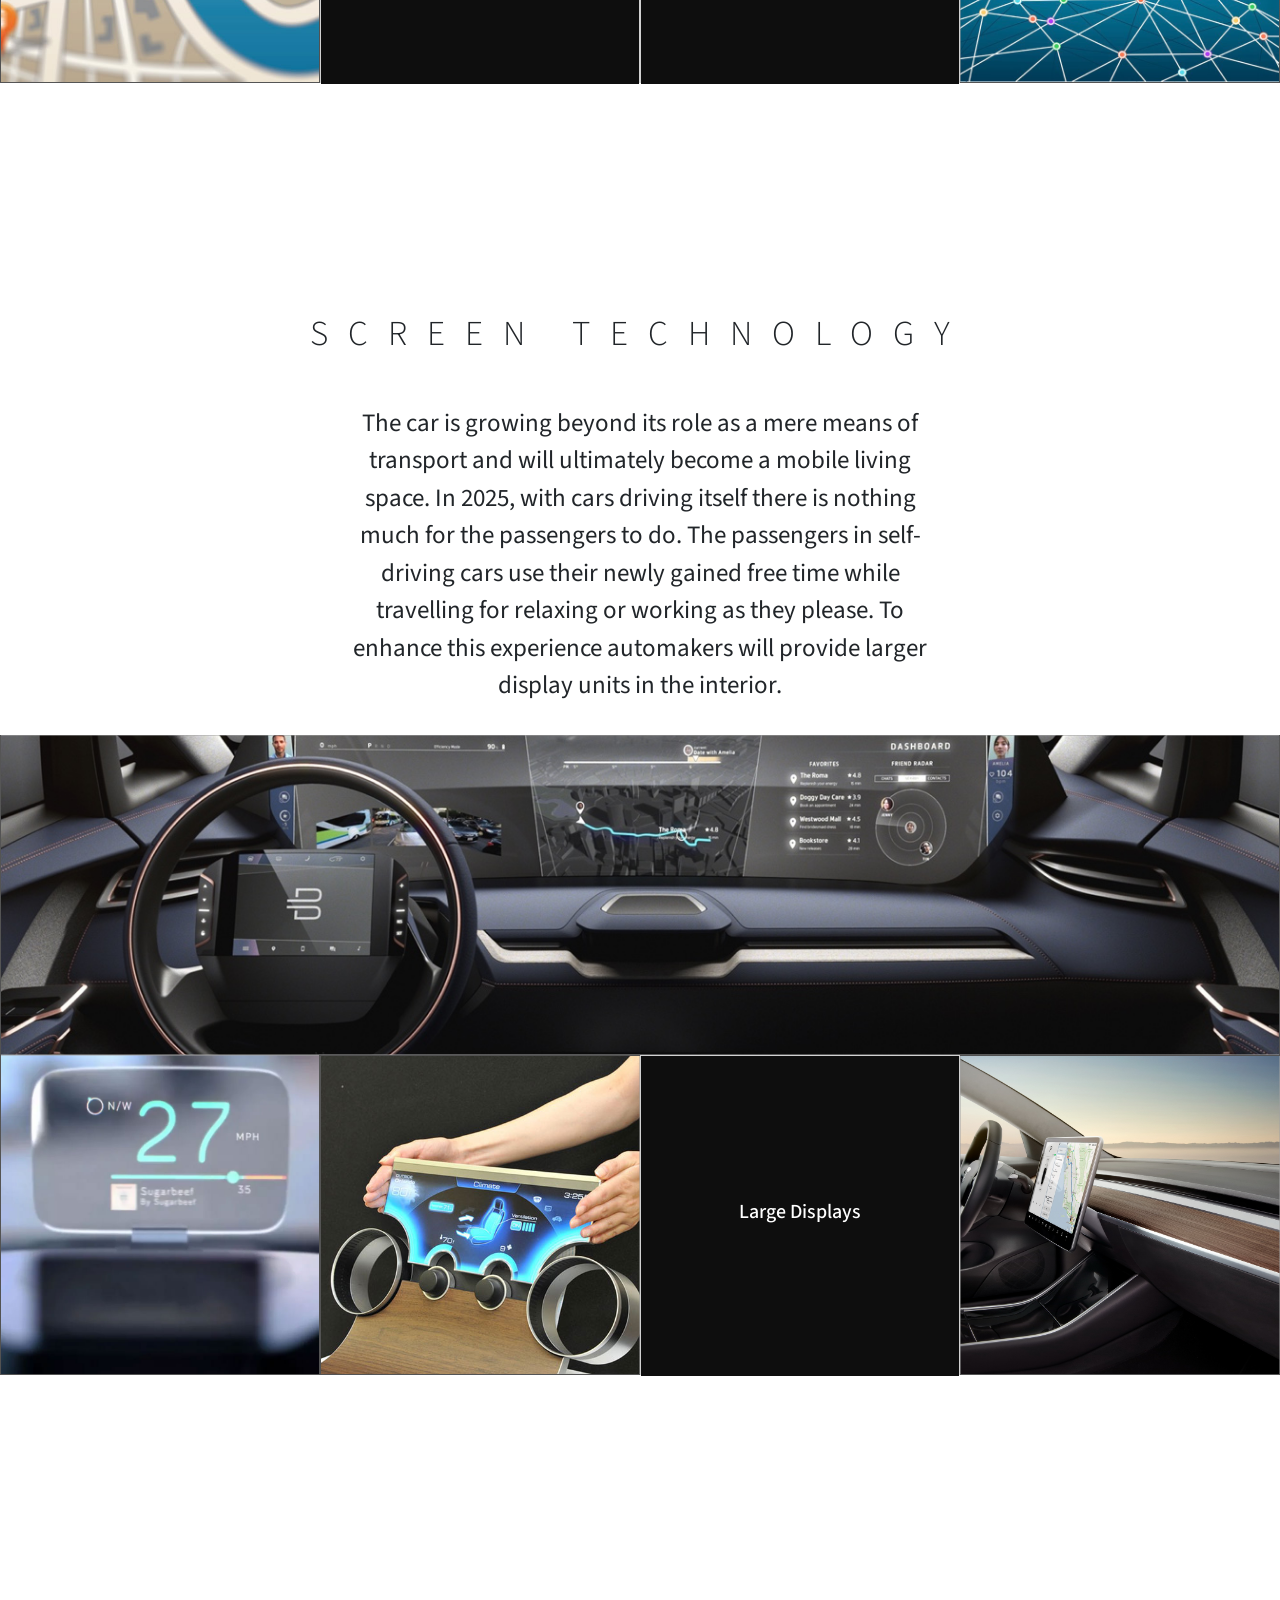
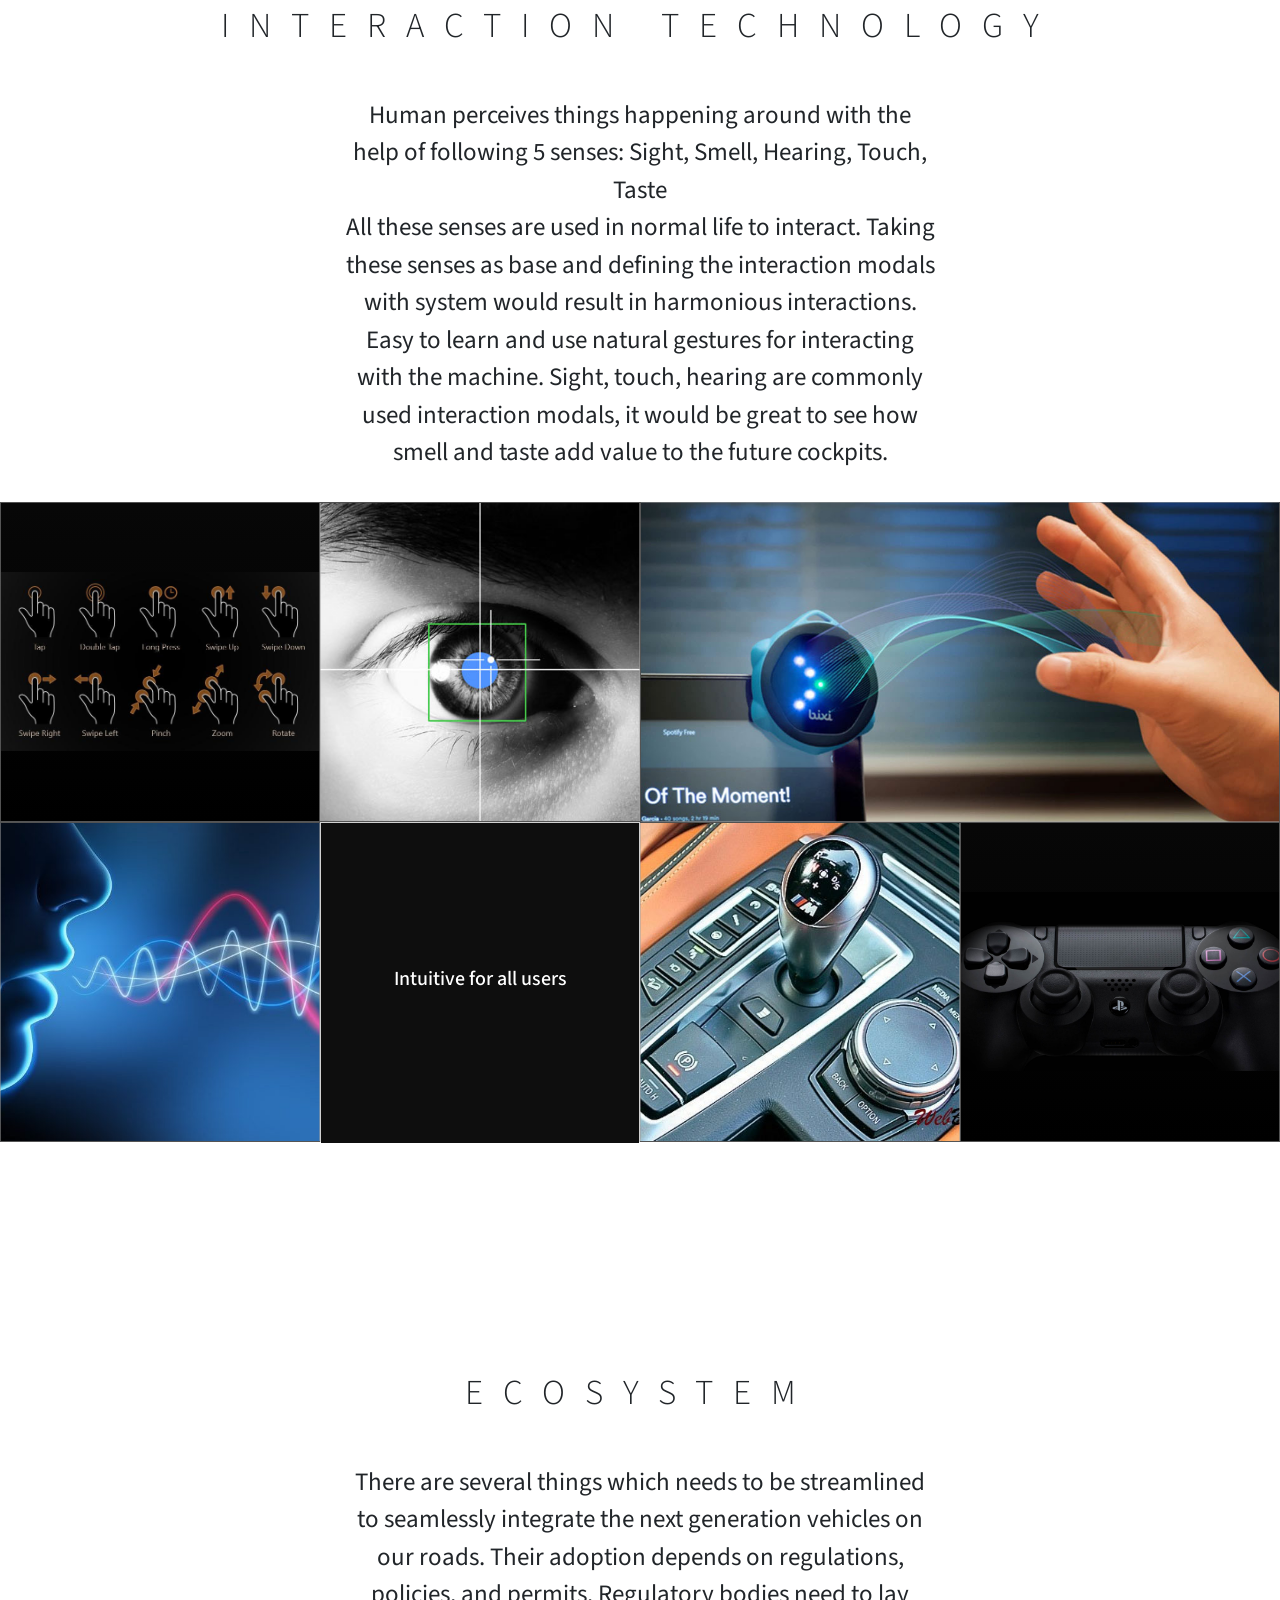
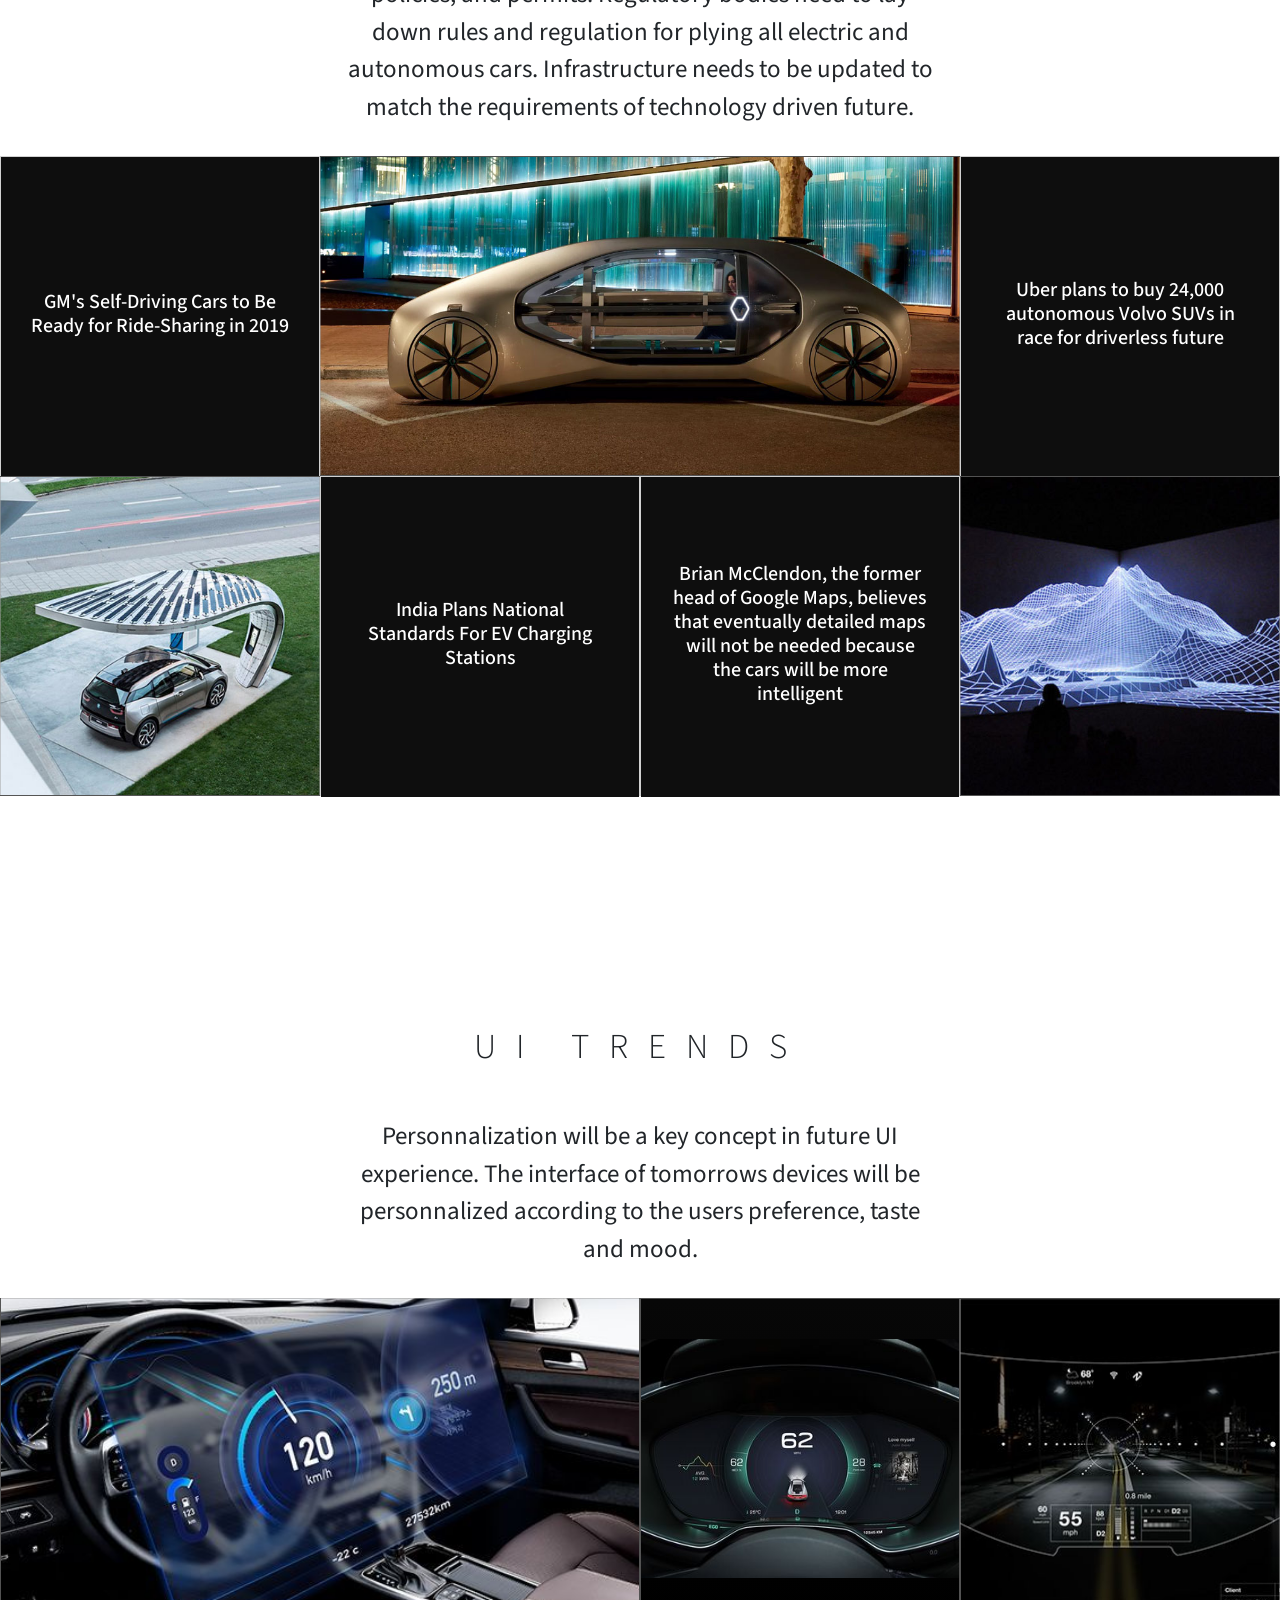
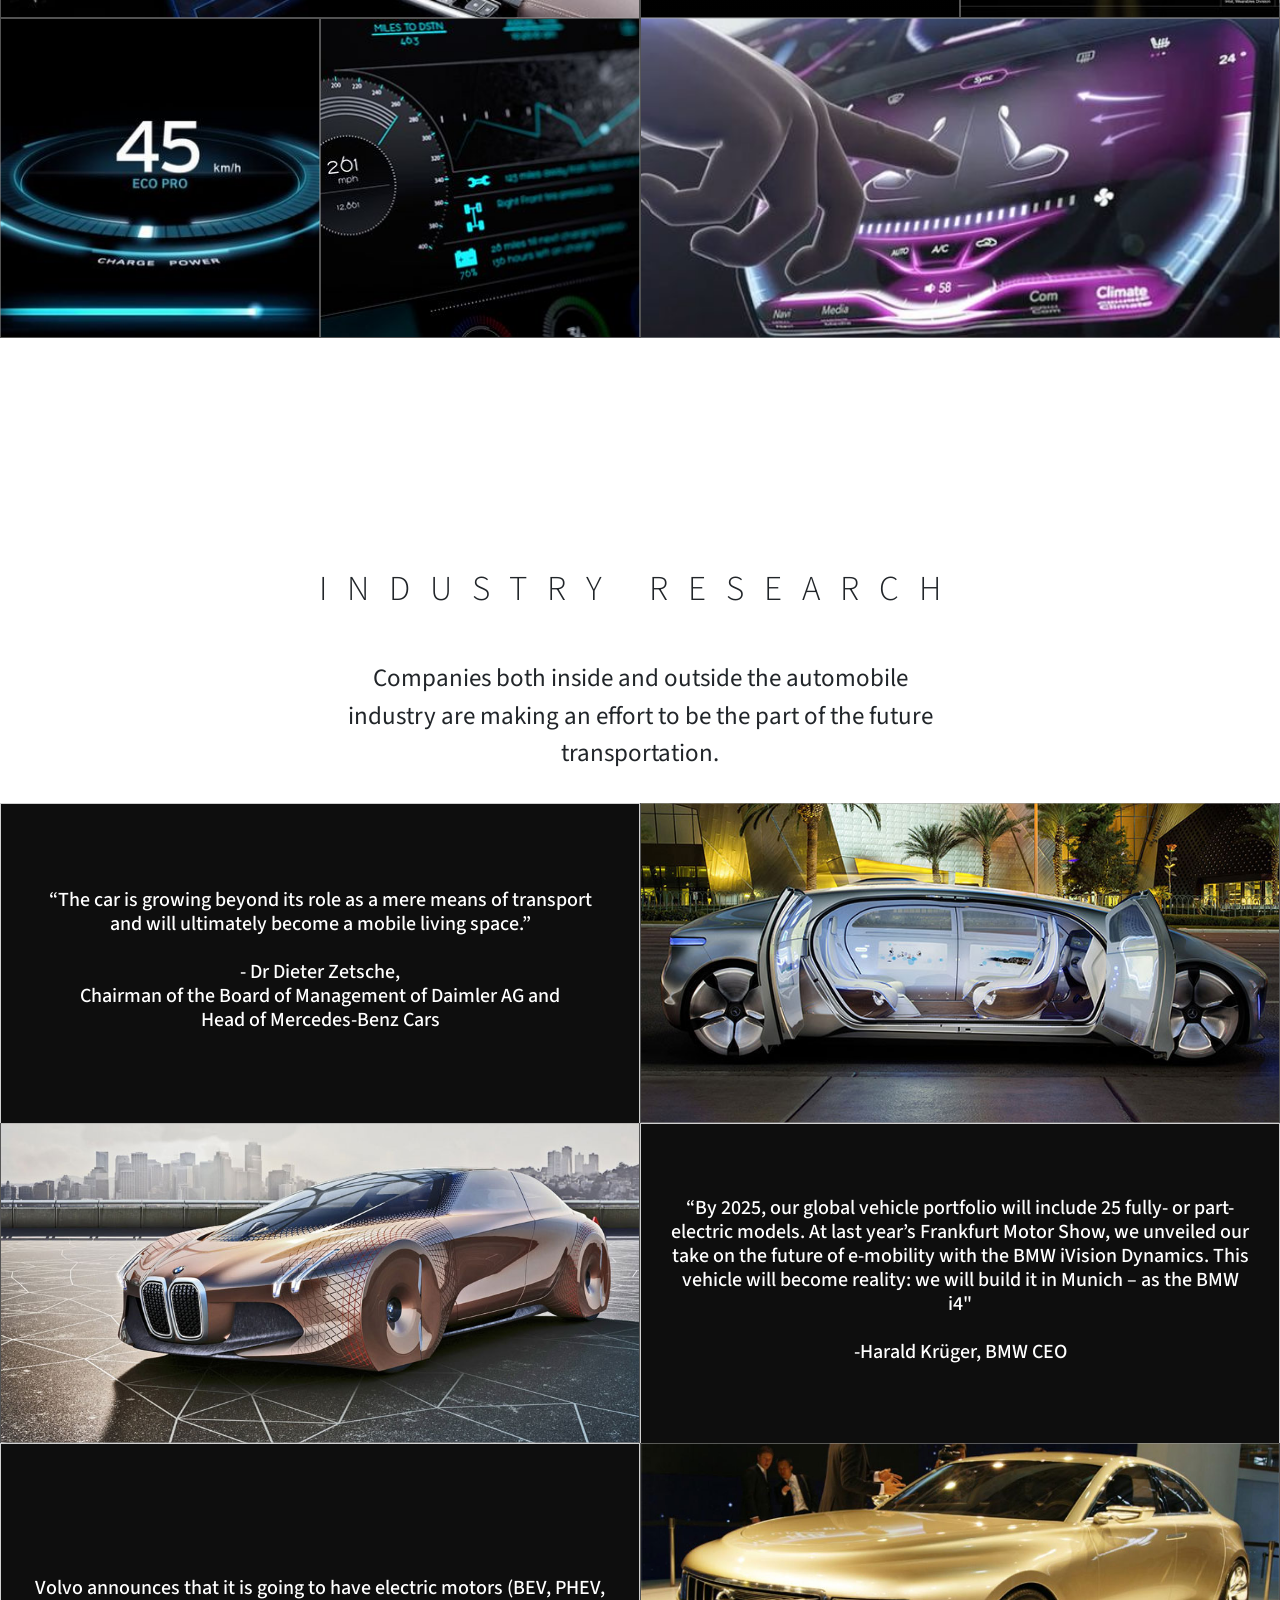
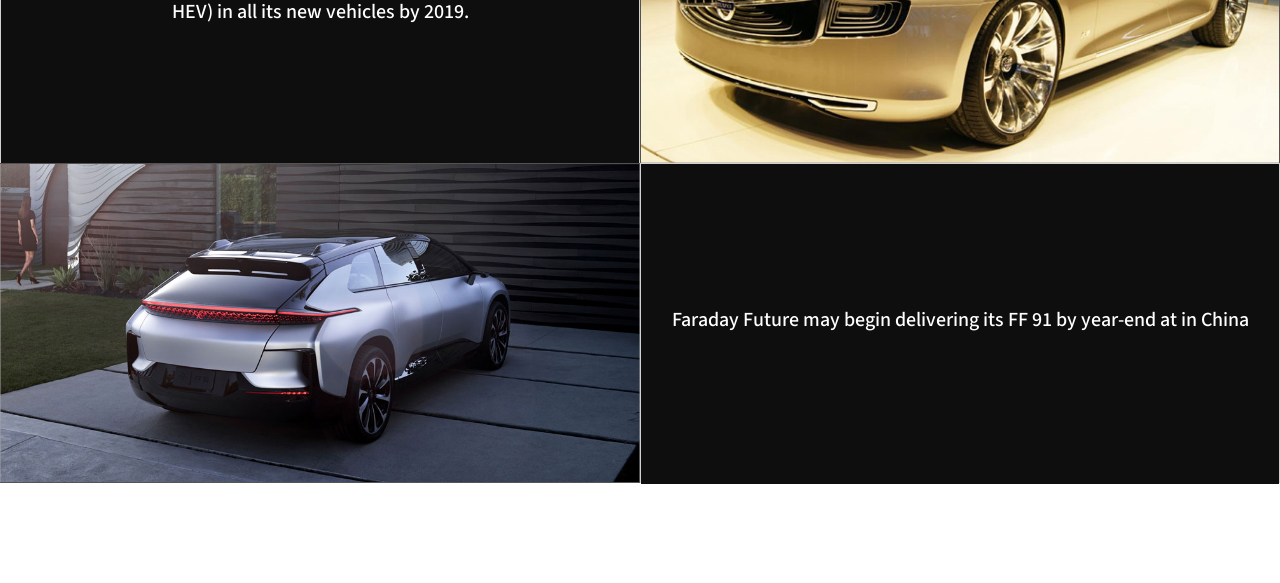
<file: research.html>
<!doctype html>

<!--[if lt IE 7]>      <html class="no-js lt-ie9 lt-ie8 lt-ie7" lang=""> <![endif]-->
<!--[if IE 7]>         <html class="no-js lt-ie9 lt-ie8" lang=""> <![endif]-->
<!--[if IE 8]>         <html class="no-js lt-ie9" lang=""> <![endif]-->
<!--[if gt IE 8]><!--> 
<html class="no-js" lang="en"> <!--<![endif]-->
    <head>
        <meta charset="utf-8">
        <meta http-equiv="X-UA-Compatible" content="IE=edge,chrome=1">
        <title>Concept25</title>
        <meta name="description" content="">
        
        <meta name="viewport" content="width=device-width, initial-scale=1, shrink-to-fit=no">
        <link rel="apple-touch-icon" href="apple-touch-icon.png">

        <link href="https://fonts.googleapis.com/css?family=Source+Sans+Pro:300,400,600" rel="stylesheet">

        <link rel="stylesheet" href="css/bootstrap.min.css">
        <style>
            body {
                padding-top: 50px;
                padding-bottom: 20px;
            }
        </style>

        <!-- Bootstrap CSS -->
        <link rel="stylesheet" href="https://maxcdn.bootstrapcdn.com/bootstrap/4.0.0-beta.2/css/bootstrap.min.css" integrity="sha384-PsH8R72JQ3SOdhVi3uxftmaW6Vc51MKb0q5P2rRUpPvrszuE4W1povHYgTpBfshb" crossorigin="anonymous">
    

        <!-- <link rel="stylesheet" href="css/bootstrap-theme.min.css"> -->
        <link rel="stylesheet" href="css/normalize.css">
        <link rel="stylesheet" href="css/ionicons.css">
        <link rel="stylesheet" href="css/flexslider.css">
        <link rel="stylesheet" href="css/main.css">

        <!-- <script src="js/vendor/modernizr-2.8.3.min.js"></script> -->
    </head>


    <body id="research">
        <!--[if lt IE 8]>
            <p class="browserupgrade">You are using an <strong>outdated</strong> browser. Please <a href="http://browsehappy.com/">upgrade your browser</a> to improve your experience.</p>
        <![endif]-->

        <header class="navbar">
            <nav>
                    <ul class="navigation">
                            <li><a href="index.html">Home</a></li>
                            <li><a href="brief.html">Brief</a></li>
                            <li><a href="research.html">Research</a></li>
                            <li><a href="user.html">User</a></li>
                            <li><a href="concept.html">Concept</a></li>
                    </ul>
            </nav>
        </header>



                

        <div class="container-fluid">
            <section class="research-section">
                    <div class="row justify-content-md-center">
                            <div class="col-lg-12">
                                <h3 class="display-4 text-center">Research</h3>
                            </div>
                            <div class="col-lg-6 text-center">
                                <p> By the year 2025, most of the cutting edge technology 
                                    that's making news today would be completely realised 
                                    and applied to our life seamlessly. After analysing the 
                                    design brief I found out the following areas will have 
                                    a significant influence on the user experience in cars of 2025:
                                </p>
                                <ul>
                                    <li>Electric Drivetrain</li>
                                    <li>Driverless Technology</li>
                                    <li>Artificial Intelligence</li>
                                    <li>Connectivity and Convergence</li>
                                    <li>Display Technology</li>
                                    <li>Interaction Technologies</li>
                                    <li>Ecosystem</li>
                                </ul>
                            </div>                                         
                    </div>  
            </section>


            <section class="electric-section">
                    <div class="row justify-content-md-center">
                            <div class="col-lg-12">
                                <h3 class="display-4 text-center">Future is Electric</h3>
                            </div>
                            <div class="col-lg-6 text-center">
                                <p> As it stands today, major automobile companies and many 
                                    newborn startups have showcased their electric powered 
                                    vehicle prototypes and have started investing heavily 
                                    on developing drivetrain and battery technology in 
                                    collaboration with other technology companies. This 
                                    is as a result of consumers and regulators putting 
                                    pressure on automakers due to climate change concerns. </p>
                            </div>
                            <div class="col-lg-12">
                                <div class="row">
                                    <div class="col-sm-3 inner-box">
                                        <figure class="tileEffect">
                                                <div class="cap1"></div>
                                                <figcaption class="d-flex justify-content-center align-items-center text-center">
                                                    <h4>
                                                        "One in Six New Cars in the World Will Be Electric By 2025" <br/> 
                                                        <span>-Bloomberg</span> 
                                                    </h4>                                                    
                                                    <a href="#"></a>
                                                </figcaption>
                                        </figure>
                                    </div>
                                    <div class="col-sm-3 inner-box img img1"></div>
                                    <div class="col-sm-3 inner-box">
                                        <figure class="tileEffect">
                                                <div class="cap1"></div>
                                                <figcaption class="d-flex justify-content-center align-items-center text-center">
                                                    <h4>
                                                        "GM will sell more than 1 million electric car per year in 2026 <br/> 
                                                        <span>-Mary Barra Chief Executive Officer, GM</span>
                                                    </h4>                                                    
                                                    <a href="#"></a>
                                                </figcaption>
                                        </figure>
                                    </div>
                                    <div class="col-sm-3 inner-box img img2"></div>
                                    <div class="col-sm-3 inner-box img img3"></div>
                                    <div class="col-sm-3 inner-box">
                                            <figure class="tileEffect">
                                                    <div class="cap1"></div>
                                                    <figcaption class="d-flex justify-content-center align-items-center text-center">
                                                        <h4>
                                                            More than 500,000
                                                            Tesla Model 3 has been pre ordered so far.
                                                        </h4>                                                    
                                                        <a href="#"></a>
                                                    </figcaption>
                                            </figure>
                                    </div>
                                    <div class="col-sm-3 inner-box img img4"></div>
                                    <div class="col-sm-3 inner-box">
                                            <figure class="tileEffect">
                                                    <div class="cap1"></div>
                                                    <figcaption class="d-flex justify-content-center align-items-center text-center">
                                                        <h4>
                                                            "127 electric models will be introduced in the next five years" <br/> 
                                                            <span>-Bloomberg</span> 
                                                        </h4>                                                    
                                                        <a href="#"></a>
                                                    </figcaption>
                                            </figure>
                                    </div>                                    
                                </div>
                            </div>                   
                    </div>  
            </section>


            <section class="autonomous-section">
                    <div class="row justify-content-md-center">
                            <div class="col-lg-12">
                                <h3 class="display-4 text-center">Going Driverless</h3>
                            </div>
                            <div class="col-lg-6 text-center">
                                <p> Once found only in science fiction, self driving cars 
                                    are about to become reality. They can help reduce road 
                                    accidents, clear up traffic and provide mobility to 
                                    more people. Companies both from inside and outside 
                                    the industry are investing their time and resources 
                                    into autonomous vehicle research. </p>
                            </div>
                            <div class="col-lg-12">
                                <div class="row">
                                    <div class="col-sm-3 inner-box">
                                            <figure class="tileEffect">
                                                    <div class="cap1"></div>
                                                    <figcaption class="d-flex justify-content-center align-items-center text-center">
                                                        <h4>
                                                            "It will take no more than 4 years to have fully autonomous cars on the road." <br/> 
                                                            <span>-Bloomberg</span> 
                                                        </h4>                                                    
                                                        <a href="#"></a>
                                                    </figcaption>
                                            </figure>
                                    </div>   
                                    <div class="col-sm-3 inner-box img img1"></div>   
                                    <div class="col-sm-3 inner-box">
                                            <figure class="tileEffect">
                                                    <div class="cap1"></div>
                                                    <figcaption class="d-flex justify-content-center align-items-center text-center">
                                                        <h4>
                                                            Chipmaker Nvidia's CEO sees fully autonomous cars within 4 years
                                                        </h4>                                                    
                                                        <a href="#"></a>
                                                    </figcaption>
                                            </figure>
                                    </div>   
                                    <div class="col-sm-3 inner-box img img2"></div>
                                    <div class="col-sm-3 inner-box img img3"></div>
                                    <div class="col-sm-3 inner-box">
                                            <figure class="tileEffect">
                                                    <div class="cap1"></div>
                                                    <figcaption class="d-flex justify-content-center align-items-center text-center">
                                                        <h4>
                                                            Car as a third living space
                                                        </h4>                                                    
                                                        <a href="#"></a>
                                                    </figcaption>
                                            </figure>
                                    </div>
                                    <div class="col-sm-3 inner-box img img4"></div>
                                    <div class="col-sm-3 inner-box">
                                            <figure class="tileEffect">
                                                    <div class="cap1"></div>
                                                    <figcaption class="d-flex justify-content-center align-items-center text-center">
                                                        <h4>
                                                            Renault Symbioz equiped with level 4 autonomous system
                                                        </h4>                                                    
                                                        <a href="#"></a>
                                                    </figcaption>
                                            </figure>
                                    </div>                                    
                                </div>
                                
                            </div>                   
                    </div>  
            </section>


            <section class="ai-section">
                    <div class="row justify-content-md-center">
                            <div class="col-lg-12">
                                <h3 class="display-4 text-center">Artificial Intelligence</h3>
                            </div>
                            <div class="col-lg-6 text-center">
                                <p> 
                                                In the last few years, machine learning has given us self-driving cars, 
                                                practical speech recognition, effective web search, and a vastly improved 
                                                understanding of the human genome. Machine learning is so pervasive today 
                                                that we probably use it dozens of times a day without knowing it. Many 
                                                researchers also think it is the best way to make progress towards human-level AI.
                                                Soon, the machines will be able to think on their own and communicate 
                                                with us in a more human like way. 
                                </p>
                            </div>
                            <div class="col-lg-12">
                                <div class="row">
                                    <div class="col-sm-3 inner-box img img1"></div>
                                    <div class="col-sm-3 inner-box">
                                            <figure class="tileEffect">
                                                    <div class="cap1"></div>
                                                    <figcaption class="d-flex justify-content-center align-items-center text-center">
                                                        <h4>
                                                            Netflix using machine learning algorithms to give personalized recommendations 
                                                        </h4>                                                    
                                                        <a href="#"></a>
                                                    </figcaption>
                                            </figure>
                                    </div>
                                    <div class="col-sm-3 inner-box">
                                            <figure class="tileEffect">
                                                    <div class="cap1"></div>
                                                    <figcaption class="d-flex justify-content-center align-items-center text-center">
                                                        <h4>
                                                                Virtual assitants are no longer cnfined to your smartphone 
                                                        </h4>                                                    
                                                        <a href="#"></a>
                                                    </figcaption>
                                            </figure>
                                    </div>   
                                    <div class="col-sm-3 inner-box img img2"></div>
                                    <div class="col-sm-3 inner-box">
                                            <figure class="tileEffect">
                                                    <div class="cap1"></div>
                                                    <figcaption class="d-flex justify-content-center align-items-center text-center">
                                                        <h4>
                                                                AI and Machine learning will play a big part in personnalization. 
                                                        </h4>                                                    
                                                        <a href="#"></a>
                                                    </figcaption>
                                            </figure>
                                    </div>   
                                    <div class="col-sm-6 inner-box img img3"></div> 
                                    <div class="col-sm-3 inner-box">
                                            <figure class="tileEffect">
                                                    <div class="cap1"></div>
                                                    <figcaption class="d-flex justify-content-center align-items-center text-center">
                                                        <h4>
                                                                Ford announced that it would be adding Alexa to its cars. 
                                                        </h4>                                                    
                                                        <a href="#"></a>
                                                    </figcaption>
                                            </figure>
                                    </div>
                                    <div class="col-sm-3 inner-box img img4"></div>
                                    <div class="col-sm-3 inner-box">
                                            <figure class="tileEffect">
                                                    <div class="cap1"></div>
                                                    <figcaption class="d-flex justify-content-center align-items-center text-center">
                                                        <h4>
                                                                Huawei uses Smart Phone AI to control driverless car 
                                                        </h4>                                                    
                                                        <a href="#"></a>
                                                    </figcaption>
                                            </figure>
                                    </div>   
                                    <div class="col-sm-3 inner-box">
                                            <figure class="tileEffect">
                                                    <div class="cap1"></div>
                                                    <figcaption class="d-flex justify-content-center align-items-center text-center">
                                                        <h4>
                                                                Sophia becames a Saudi Arabian citizen, the first robot to receive citizenship of any country.
                                                        </h4>                                                    
                                                        <a href="#"></a>
                                                    </figcaption>
                                            </figure>
                                    </div>  
                                    <div class="col-sm-3 inner-box img img5"></div>
                                </div>
                            </div>                   
                    </div>  
            </section>


            <section class="connect-section">
                    <div class="row justify-content-md-center">
                            <div class="col-lg-12">
                                <h3 class="display-4 text-center">Connectivity and Convergence</h3>
                            </div>
                            <div class="col-lg-6 text-center">
                                <p> 
                                        Humans are steadily moving to a future, where all our devices are
                                        connected to each other through the internet. We would be more 
                                        connected than ever before not just with human beings but with 
                                        our surroundings. One core theme of tomorrows transportation 
                                        system is a continuous exchange of information between vehicle, 
                                        passengers and the outside world.  
                                </p>
                            </div>
                            <div class="col-lg-12">
                                <div class="row">
                                        <div class="col-sm-3 inner-box img img1"></div>
                                        <div class="col-sm-3 inner-box">
                                                <figure class="tileEffect">
                                                        <div class="cap1"></div>
                                                        <figcaption class="d-flex justify-content-center align-items-center text-center">
                                                            <h4>
                                                                High Speed Internet 
                                                            </h4>                                                    
                                                            <a href="#"></a>
                                                        </figcaption>
                                                </figure>
                                        </div>
                                        <div class="col-sm-6 inner-box img img2"></div>
                                        <div class="col-sm-3 inner-box">
                                                <figure class="tileEffect">
                                                        <div class="cap1"></div>
                                                        <figcaption class="d-flex justify-content-center align-items-center text-center">
                                                            <h4>
                                                                 V2V
                                                            </h4>                                                    
                                                            <a href="#"></a>
                                                        </figcaption>
                                                </figure>
                                        </div>
                                        <div class="col-sm-6 inner-box img img3"></div>
                                        <div class="col-sm-3 inner-box">
                                                <figure class="tileEffect">
                                                        <div class="cap1"></div>
                                                        <figcaption class="d-flex justify-content-center align-items-center text-center">
                                                            <h4>
                                                                Cloud 
                                                            </h4>                                                    
                                                            <a href="#"></a>
                                                        </figcaption>
                                                </figure>
                                        </div>
                                        <div class="col-sm-3 inner-box img img4"></div>
                                        <div class="col-sm-3 inner-box">
                                                <figure class="tileEffect">
                                                        <div class="cap1"></div>
                                                        <figcaption class="d-flex justify-content-center align-items-center text-center">
                                                            <h4>
                                                                 Location based serices
                                                            </h4>                                                    
                                                            <a href="#"></a>
                                                        </figcaption>
                                                </figure>
                                        </div>
                                        <div class="col-sm-3 inner-box">
                                                <figure class="tileEffect">
                                                        <div class="cap1"></div>
                                                        <figcaption class="d-flex justify-content-center align-items-center text-center">
                                                            <h4>
                                                                 Internet of Things
                                                            </h4>                                                    
                                                            <a href="#"></a>
                                                        </figcaption>
                                                </figure>
                                        </div>
                                        <div class="col-sm-3 inner-box img img5"></div>                                        
                                </div>
                            </div>                   
                    </div>  
            </section>


            <section class="screen-section">
                    <div class="row justify-content-md-center">
                            <div class="col-lg-12">
                                <h3 class="display-4 text-center">Screen Technology</h3>
                            </div>
                            <div class="col-lg-6 text-center">
                                <p> 
                                        The car is growing beyond its role as a mere means of 
                                        transport and will ultimately become a mobile living 
                                        space. In 2025, with cars driving itself there is nothing 
                                        much for the passengers to do. The passengers in 
                                        self-driving cars use their newly gained free time 
                                        while travelling for relaxing or working as they please. 
                                        To enhance this experience automakers will provide 
                                        larger display units in the interior.
                                </p>
                            </div>
                            <div class="col-lg-12">
                                <div class="row">
                                    <div class="col-sm-12 inner-box img img1"></div>
                                    <div class="col-sm-3 inner-box img img2"></div>
                                    <div class="col-sm-3 inner-box img img3"></div>
                                    <div class="col-sm-3 inner-box">
                                            <figure class="tileEffect">
                                                    <div class="cap1"></div>
                                                    <figcaption class="d-flex justify-content-center align-items-center text-center">
                                                        <h4>
                                                                Large Displays
                                                        </h4>                                                    
                                                        <a href="#"></a>
                                                    </figcaption>
                                            </figure>
                                    </div>
                                    <div class="col-sm-3 inner-box img img4"></div>
                                </div>
                            </div>                   
                    </div>  
            </section>


            <section class="interaction-section">
                    <div class="row justify-content-md-center">
                            <div class="col-lg-12">
                                <h3 class="display-4 text-center">Interaction Technology</h3>
                            </div>
                            <div class="col-lg-6 text-center">
                                <p> 
                                        Human perceives things happening around with the help of following 5 senses:
                                        Sight, Smell, Hearing, Touch, Taste
                                        <br>
                                        All these senses are used in normal life to interact. Taking 
                                        these senses as base and defining the interaction modals with 
                                        system would result in harmonious interactions. Easy to learn 
                                        and use natural gestures for interacting with the machine. 
                                        Sight, touch, hearing are commonly used interaction modals, 
                                        it would be great to see how smell and taste add value to the 
                                        future cockpits.
                                                
                                </p>
                            </div>
                            <div class="col-lg-12">
                                <div class="row">                                                                               
                                        <div class="col-sm-3 inner-box img img2"></div>
                                        <div class="col-sm-3 inner-box img img3"></div>
                                        <div class="col-sm-6 inner-box img img1"></div>
                                        <div class="col-sm-3 inner-box img img5"></div>
                                        <div class="col-sm-3 inner-box">
                                                <figure class="tileEffect">
                                                        <div class="cap1"></div>
                                                        <figcaption class="d-flex justify-content-center align-items-center text-center">
                                                            <h4>
                                                                    Intuitive for all users
                                                            </h4>                                                    
                                                            <a href="#"></a>
                                                        </figcaption>
                                                </figure>
                                        </div> 
                                        <div class="col-sm-3 inner-box img img4"></div>                                        
                                        <div class="col-sm-3 inner-box img img6"></div>
                                </div>
                            </div>                   
                    </div>  
            </section>


            <section class="ecosystem-section">
                    <div class="row justify-content-md-center">
                            <div class="col-lg-12">
                                <h3 class="display-4 text-center">Ecosystem</h3>
                            </div>
                            <div class="col-lg-6 text-center">
                                <p> 
                                        There are several things which needs to be streamlined to 
                                        seamlessly integrate the next generation vehicles on our roads.
                                        Their adoption depends on regulations, policies, and permits.
                                        Regulatory bodies need to lay down rules and regulation for 
                                        plying all electric and autonomous cars. Infrastructure needs 
                                        to be updated to match the requirements of technology driven future.                                                
                                </p>
                            </div>
                            <div class="col-lg-12">
                                <div class="row">
                                        <div class="col-sm-3 inner-box">
                                                <figure class="tileEffect">
                                                        <div class="cap1"></div>
                                                        <figcaption class="d-flex justify-content-center align-items-center text-center">
                                                            <h4>
                                                                GM's Self-Driving Cars to Be Ready for Ride-Sharing in 2019
                                                            </h4>                                                    
                                                            <a href="#"></a>
                                                        </figcaption>
                                                </figure>
                                        </div> 
                                        <div class="col-sm-6 inner-box img img1"></div>
                                        <div class="col-sm-3 inner-box">
                                                <figure class="tileEffect">
                                                        <div class="cap1"></div>
                                                        <figcaption class="d-flex justify-content-center align-items-center text-center">
                                                            <h4>
                                                                Uber plans to buy 24,000 autonomous Volvo SUVs in race for driverless future
                                                            </h4>                                                    
                                                            <a href="#"></a>
                                                        </figcaption>
                                                </figure>
                                        </div> 
                                        <div class="col-sm-3 inner-box img img2"></div>
                                        <div class="col-sm-3 inner-box">
                                                <figure class="tileEffect">
                                                        <div class="cap1"></div>
                                                        <figcaption class="d-flex justify-content-center align-items-center text-center">
                                                            <h4>
                                                                India Plans National Standards For EV Charging Stations
                                                            </h4>                                                    
                                                            <a href="#"></a>
                                                        </figcaption>
                                                </figure>
                                        </div> 
                                        <div class="col-sm-3 inner-box">
                                                <figure class="tileEffect">
                                                        <div class="cap1"></div>
                                                        <figcaption class="d-flex justify-content-center align-items-center text-center">
                                                            <h4>
                                                                Brian McClendon, the former head of Google Maps, believes that 
                                                                eventually detailed maps will not be needed because the cars 
                                                                will be more intelligent
                                                            </h4>                                                    
                                                            <a href="#"></a>
                                                        </figcaption>
                                                </figure>
                                        </div> 
                                        <div class="col-sm-3 inner-box img img3"></div>
                                </div>
                            </div>                   
                    </div>  
            </section>


            <section class="uitrend-section">
                    <div class="row justify-content-md-center">
                            <div class="col-lg-12">
                                <h3 class="display-4 text-center">UI Trends</h3>
                            </div>
                            <div class="col-lg-6 text-center">
                                <p>
                                        Personnalization will be a key concept in future
                                        UI experience. The interface of tomorrows devices will be 
                                        personnalized according to the users preference, taste and mood.                                        
                                </p>
                            </div>
                            <div class="col-lg-12">
                                <div class="row">
                                        <div class="col-sm-6 inner-box img img1"></div>
                                        <div class="col-sm-3 inner-box img img2"></div>
                                        <div class="col-sm-3 inner-box img img3"></div>
                                        <div class="col-sm-3 inner-box img img4"></div>                                        
                                        <div class="col-sm-3 inner-box img img6"></div>
                                        <div class="col-sm-6 inner-box img img5"></div>
                                </div>
                            </div>                   
                    </div>  
            </section>


            <section class="industry-section">
                    <div class="row justify-content-md-center">
                            <div class="col-lg-12">
                                <h3 class="display-4 text-center">Industry Research</h3>
                            </div>
                            <div class="col-lg-6 text-center">
                                <p> 
                                        Companies both inside and outside the automobile industry
                                        are making an effort to 
                                        be the part of the future transportation.
                                </p>
                            </div>
                            <div class="col-lg-12">
                                <div class="row">
                                        <div class="col-sm-6 inner-box">
                                                <figure class="tileEffect">
                                                        <div class="cap1"></div>
                                                        <figcaption class="d-flex justify-content-center align-items-center text-center">
                                                            <h4>
                                                                “The car is growing beyond its role as a mere means of transport and will 
                                                                ultimately become a mobile living space.” <br/> 
                                                                <br>
                                                                <span>- Dr Dieter Zetsche,<br>
                                                                         Chairman of the Board of Management of Daimler AG and <br> Head of Mercedes-Benz Cars</span> 
                                                            </h4>                                                    
                                                            <a href="#"></a>
                                                        </figcaption>
                                                </figure>
                                        </div>
                                        <div class="col-sm-6 inner-box img img1"></div>
                                        <div class="col-sm-6 inner-box img img2"></div>
                                        <div class="col-sm-6 inner-box">
                                                <figure class="tileEffect">
                                                        <div class="cap1"></div>
                                                        <figcaption class="d-flex justify-content-center align-items-center text-center">
                                                            <h4>
                                                                “By 2025, our global vehicle portfolio will include 25 fully- or 
                                                                part-electric models. At last year’s Frankfurt Motor Show, we unveiled 
                                                                our take on the future of e‑mobility with the BMW iVision Dynamics. 
                                                                This vehicle will become reality: we will build it in Munich – as the BMW i4" <br/>
                                                                <br>
                                                                <span>-Harald Krüger, BMW CEO</span> 
                                                            </h4>                                                    
                                                            <a href="#"></a>
                                                        </figcaption>
                                                </figure>
                                        </div>
                                        <div class="col-sm-6 inner-box">
                                                <figure class="tileEffect">
                                                        <div class="cap1"></div>
                                                        <figcaption class="d-flex justify-content-center align-items-center text-center">
                                                            <h4>
                                                                        Volvo announces that it is going to 
                                                                        have electric motors (BEV, PHEV, HEV) in all its new vehicles by 2019. <br/> 
                                                                <!-- <span>-Bloomberg</span>  -->
                                                            </h4>                                                    
                                                            <a href="#"></a>
                                                        </figcaption>
                                                </figure>
                                        </div>
                                        <div class="col-sm-6 inner-box img img3"></div>
                                        <div class="col-sm-6 inner-box img img4"></div>
                                        <div class="col-sm-6 inner-box">
                                                <figure class="tileEffect">
                                                        <div class="cap1"></div>
                                                        <figcaption class="d-flex justify-content-center align-items-center text-center">
                                                            <h4>
                                                                Faraday Future may begin delivering its FF 91 by year-end at in China
                                                            </h4>                                                    
                                                            <a href="#"></a>
                                                        </figcaption>
                                                </figure>
                                        </div>
                                </div>
                            </div>                   
                    </div>  
            </section>

        </div> 
        
        





     





















      

        <!-- Optional JavaScript -->
        <!-- jQuery first, then Popper.js, then Bootstrap JS -->
        <script src="https://code.jquery.com/jquery-3.2.1.slim.min.js" integrity="sha384-KJ3o2DKtIkvYIK3UENzmM7KCkRr/rE9/Qpg6aAZGJwFDMVNA/GpGFF93hXpG5KkN" crossorigin="anonymous"></script>
        <script src="https://cdnjs.cloudflare.com/ajax/libs/popper.js/1.12.3/umd/popper.min.js" integrity="sha384-vFJXuSJphROIrBnz7yo7oB41mKfc8JzQZiCq4NCceLEaO4IHwicKwpJf9c9IpFgh" crossorigin="anonymous"></script>
        <script src="https://maxcdn.bootstrapcdn.com/bootstrap/4.0.0-beta.2/js/bootstrap.min.js" integrity="sha384-alpBpkh1PFOepccYVYDB4do5UnbKysX5WZXm3XxPqe5iKTfUKjNkCk9SaVuEZflJ" crossorigin="anonymous"></script>

        
    
        <!-- <script src="//ajax.googleapis.com/ajax/libs/jquery/1.11.2/jquery.min.js"></script>
        <script>window.jQuery || document.write('<script src="js/vendor/jquery-1.11.2.min.js"><\/script>')</script>

        <script src="js/vendor/bootstrap.min.js"></script> -->
        <!-- <script src="js/vendor/jquery.flexslider.js"></script> -->
        <script src="js/main.js"></script>



        <!-- Google Analytics: change UA-XXXXX-X to be your site's ID. -->
        <!-- <script>
            (function(b,o,i,l,e,r){b.GoogleAnalyticsObject=l;b[l]||(b[l]=
            function(){(b[l].q=b[l].q||[]).push(arguments)});b[l].l=+new Date;
            e=o.createElement(i);r=o.getElementsByTagName(i)[0];
            e.src='//www.google-analytics.com/analytics.js';
            r.parentNode.insertBefore(e,r)}(window,document,'script','ga'));
            ga('create','UA-XXXXX-X','auto');ga('send','pageview');
        </script> -->
    </body>
</html>
</file>
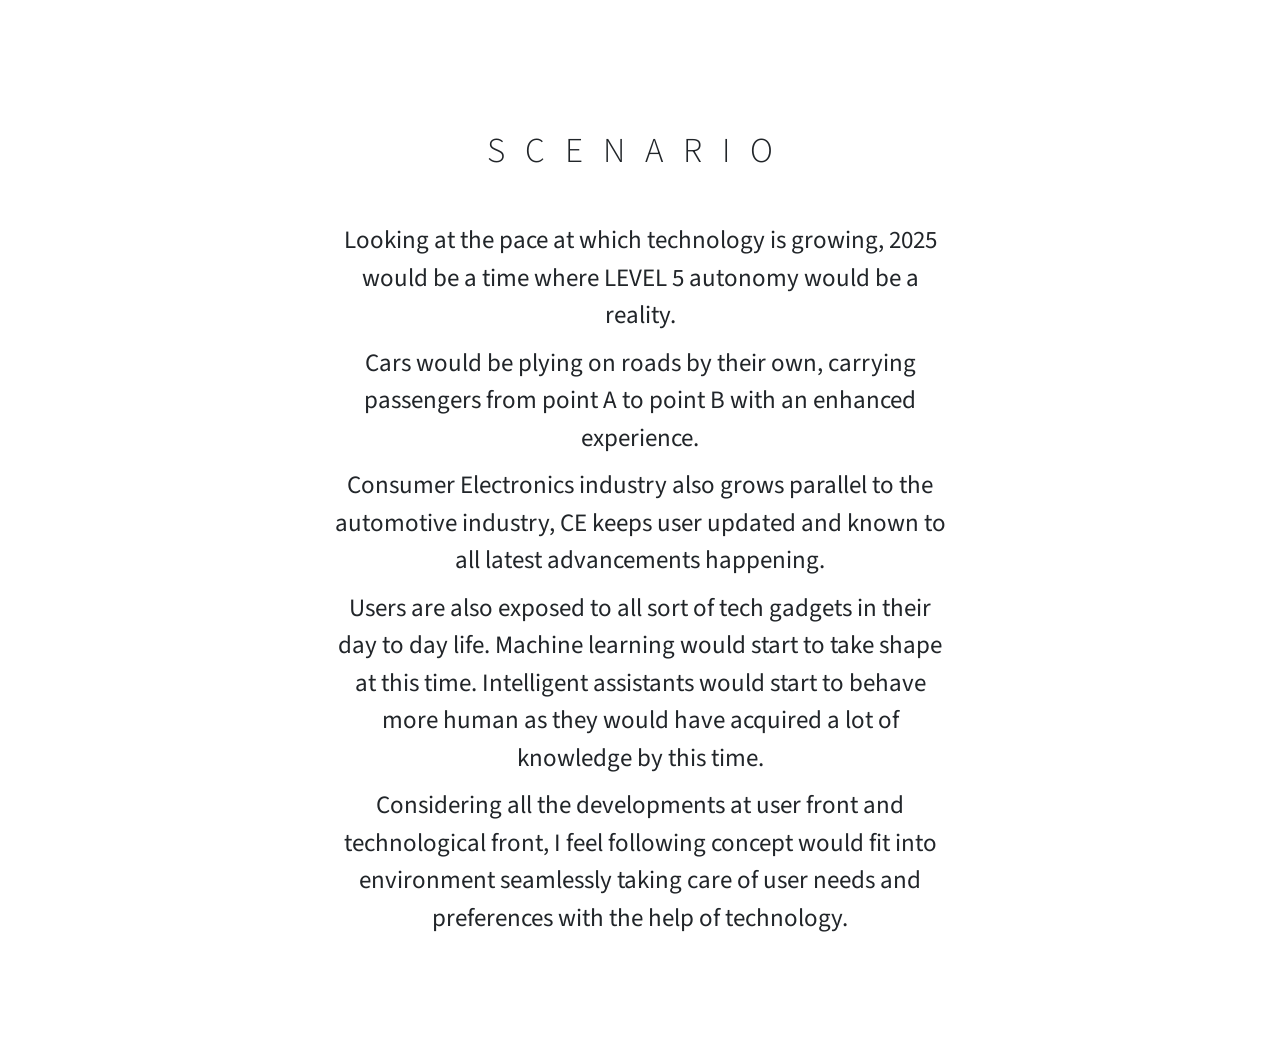
<file: scenario.html>
<!doctype html>

<!--[if lt IE 7]>      <html class="no-js lt-ie9 lt-ie8 lt-ie7" lang=""> <![endif]-->
<!--[if IE 7]>         <html class="no-js lt-ie9 lt-ie8" lang=""> <![endif]-->
<!--[if IE 8]>         <html class="no-js lt-ie9" lang=""> <![endif]-->
<!--[if gt IE 8]><!--> 
<html class="no-js" lang="en"> <!--<![endif]-->
    <head>
        <meta charset="utf-8">
        <meta http-equiv="X-UA-Compatible" content="IE=edge,chrome=1">
        <title>Concept25</title>
        <meta name="description" content="">
        
        <meta name="viewport" content="width=device-width, initial-scale=1, shrink-to-fit=no">
        <link rel="apple-touch-icon" href="apple-touch-icon.png">

        <link href="https://fonts.googleapis.com/css?family=Source+Sans+Pro:300,400,600" rel="stylesheet">

        <link rel="stylesheet" href="css/bootstrap.min.css">
        <style>
            body {
                padding-top: 50px;
                padding-bottom: 20px;
            }
        </style>

        <!-- Bootstrap CSS -->
        <link rel="stylesheet" href="https://maxcdn.bootstrapcdn.com/bootstrap/4.0.0-beta.2/css/bootstrap.min.css" integrity="sha384-PsH8R72JQ3SOdhVi3uxftmaW6Vc51MKb0q5P2rRUpPvrszuE4W1povHYgTpBfshb" crossorigin="anonymous">
    

        <!-- <link rel="stylesheet" href="css/bootstrap-theme.min.css"> -->
        <link rel="stylesheet" href="css/normalize.css">
        <link rel="stylesheet" href="css/ionicons.css">
        <link rel="stylesheet" href="css/flexslider.css">
        <link rel="stylesheet" href="css/main.css">

        <!-- <script src="js/vendor/modernizr-2.8.3.min.js"></script> -->
    </head>


    <body id="scenario">
        <!--[if lt IE 8]>
            <p class="browserupgrade">You are using an <strong>outdated</strong> browser. Please <a href="http://browsehappy.com/">upgrade your browser</a> to improve your experience.</p>
        <![endif]-->







        
             

        <div class="container-fluid">
            <section class="scenario-section">
                    <div class="row justify-content-md-center">
                            <div class="col-lg-12">
                                <h3 class="display-4 text-center">Scenario</h3>
                            </div>
                            <div class="col-lg-12 text-center">
                                    <p> 
                                            Looking at the pace at which technology is growing, 2025 would be a time where LEVEL 5 autonomy would be a reality.
                                    </p>
                                    <p> 
                                            Cars would be plying on roads by their own, carrying passengers from point A to point B with an enhanced experience.


                                    </p>
                                    <p> 
                                            Consumer Electronics industry also grows parallel to the automotive industry, CE keeps user updated and known to all latest advancements happening.

                                    </p>
                                    <p> 
                                            Users are also exposed to all sort of tech gadgets in their day to day life. Machine learning would start to take shape at this time. Intelligent assistants would start to behave more human as they would have acquired a lot of knowledge by this time.

                                    </p>
                                    <p> 
                                            Considering all the developments at user front and technological front, I feel following concept would fit into environment seamlessly taking care of user needs and preferences with the help of technology.

                                    </p>
                            </div>                                       
                    </div>  
            </section>

        </div> 
        
        





     





















      

        <!-- Optional JavaScript -->
        <!-- jQuery first, then Popper.js, then Bootstrap JS -->
        <script src="https://code.jquery.com/jquery-3.2.1.slim.min.js" integrity="sha384-KJ3o2DKtIkvYIK3UENzmM7KCkRr/rE9/Qpg6aAZGJwFDMVNA/GpGFF93hXpG5KkN" crossorigin="anonymous"></script>
        <script src="https://cdnjs.cloudflare.com/ajax/libs/popper.js/1.12.3/umd/popper.min.js" integrity="sha384-vFJXuSJphROIrBnz7yo7oB41mKfc8JzQZiCq4NCceLEaO4IHwicKwpJf9c9IpFgh" crossorigin="anonymous"></script>
        <script src="https://maxcdn.bootstrapcdn.com/bootstrap/4.0.0-beta.2/js/bootstrap.min.js" integrity="sha384-alpBpkh1PFOepccYVYDB4do5UnbKysX5WZXm3XxPqe5iKTfUKjNkCk9SaVuEZflJ" crossorigin="anonymous"></script>

        
    
        <!-- <script src="//ajax.googleapis.com/ajax/libs/jquery/1.11.2/jquery.min.js"></script>
        <script>window.jQuery || document.write('<script src="js/vendor/jquery-1.11.2.min.js"><\/script>')</script>

        <script src="js/vendor/bootstrap.min.js"></script> -->
        <!-- <script src="js/vendor/jquery.flexslider.js"></script> -->
        <script src="js/main.js"></script>



        <!-- Google Analytics: change UA-XXXXX-X to be your site's ID. -->
        <!-- <script>
            (function(b,o,i,l,e,r){b.GoogleAnalyticsObject=l;b[l]||(b[l]=
            function(){(b[l].q=b[l].q||[]).push(arguments)});b[l].l=+new Date;
            e=o.createElement(i);r=o.getElementsByTagName(i)[0];
            e.src='//www.google-analytics.com/analytics.js';
            r.parentNode.insertBefore(e,r)}(window,document,'script','ga'));
            ga('create','UA-XXXXX-X','auto');ga('send','pageview');
        </script> -->
    </body>
</html>
</file>
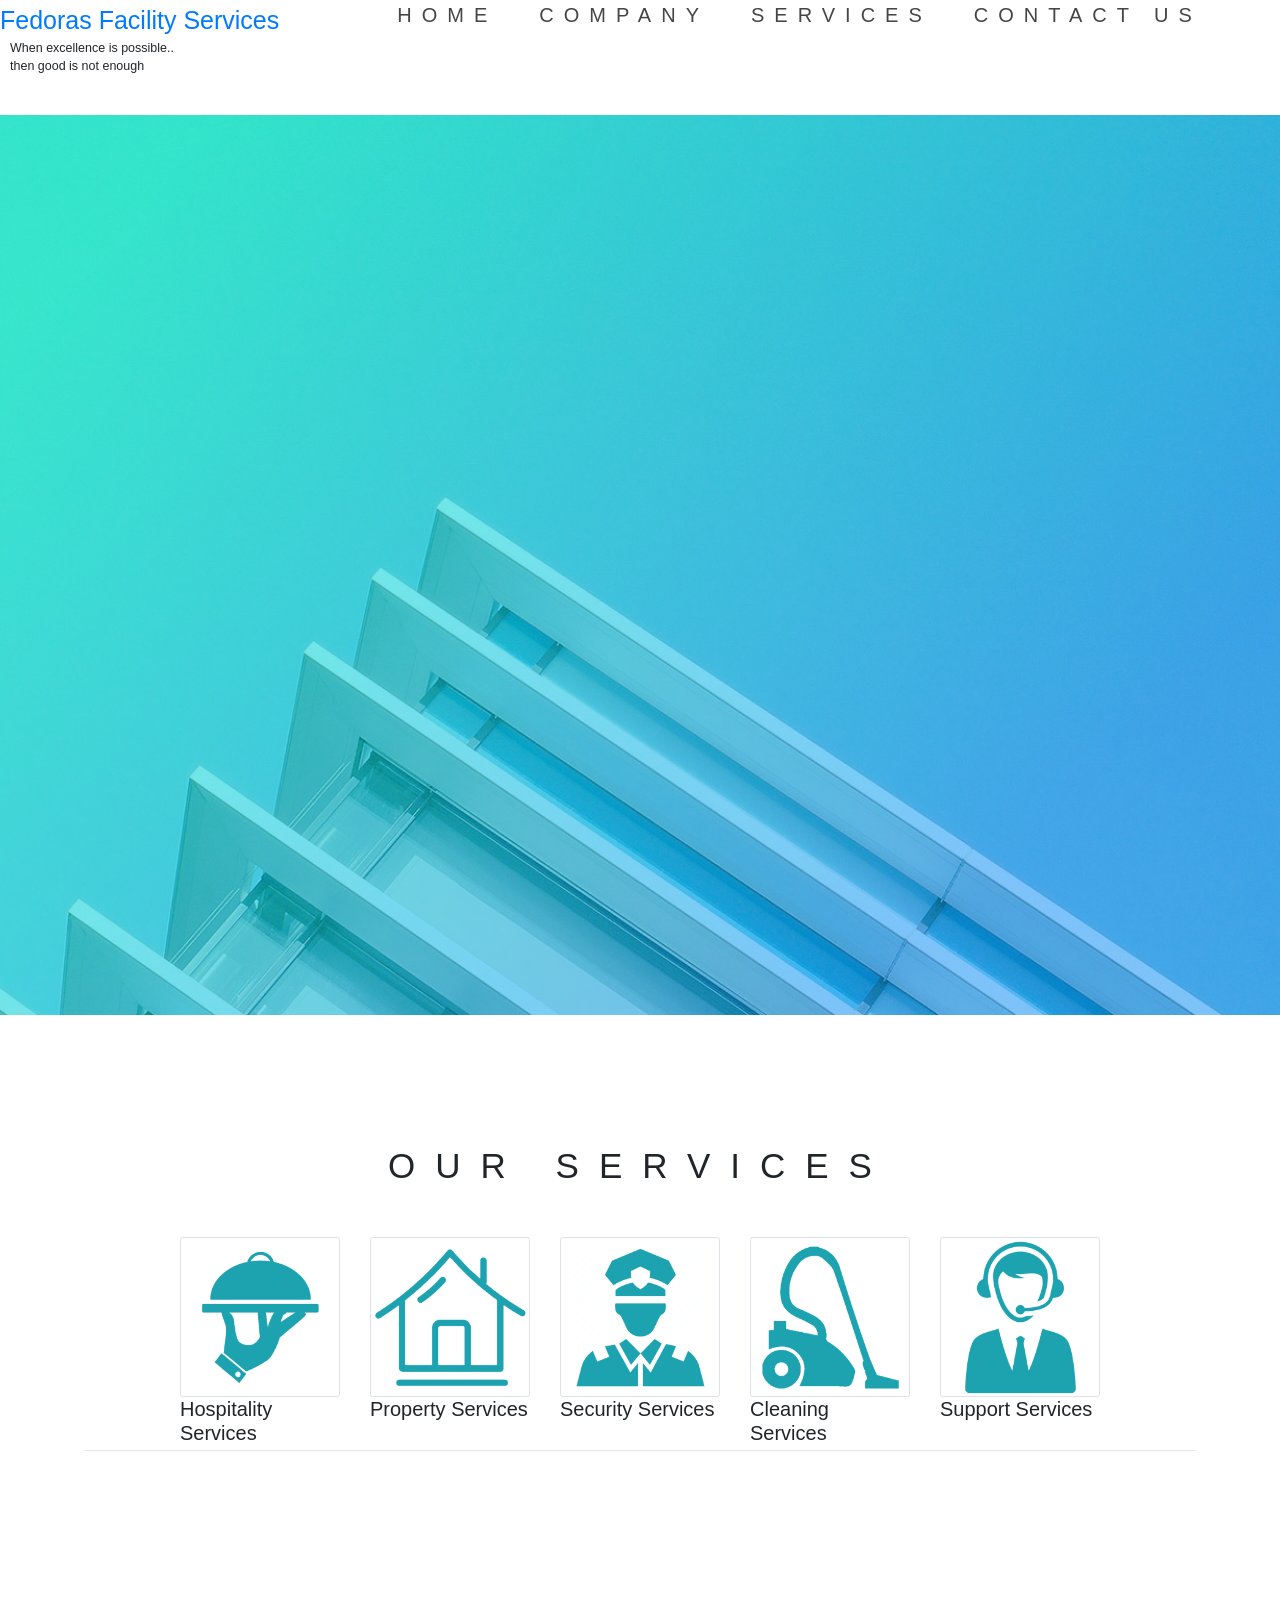
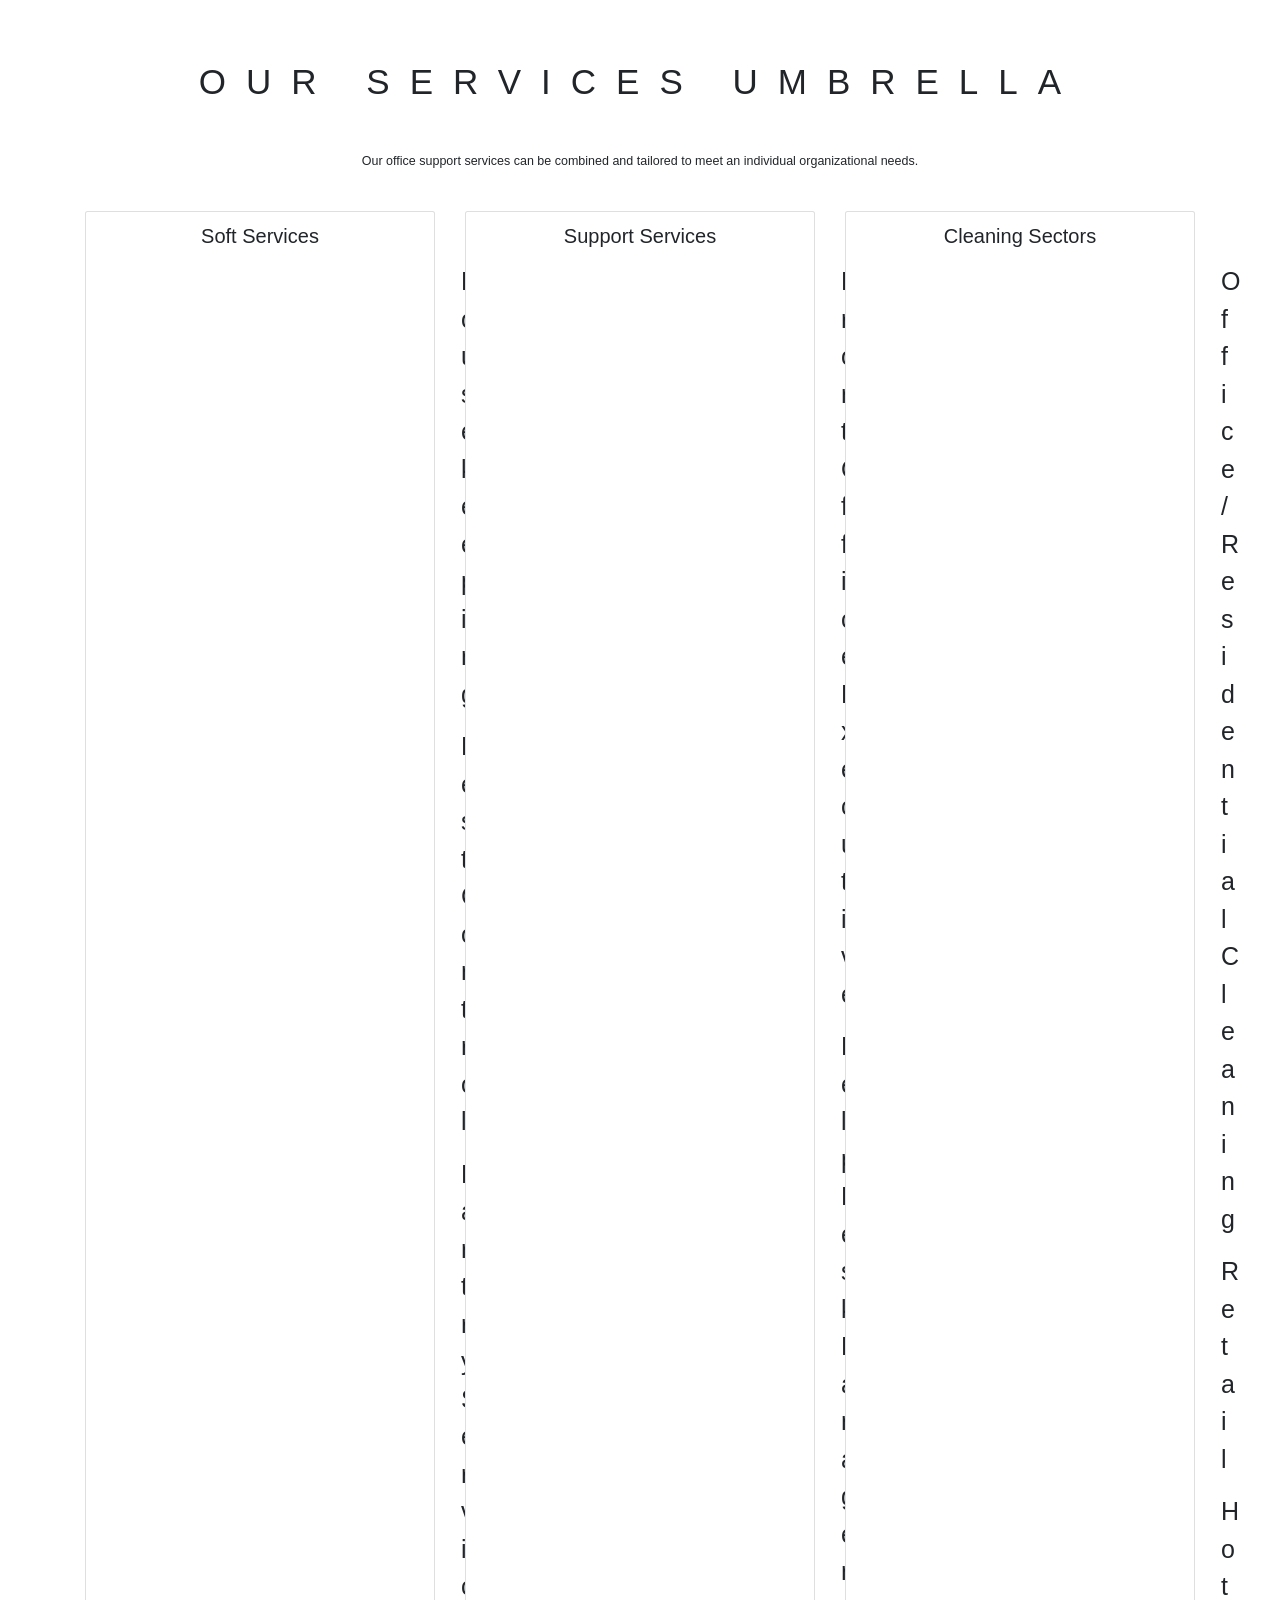
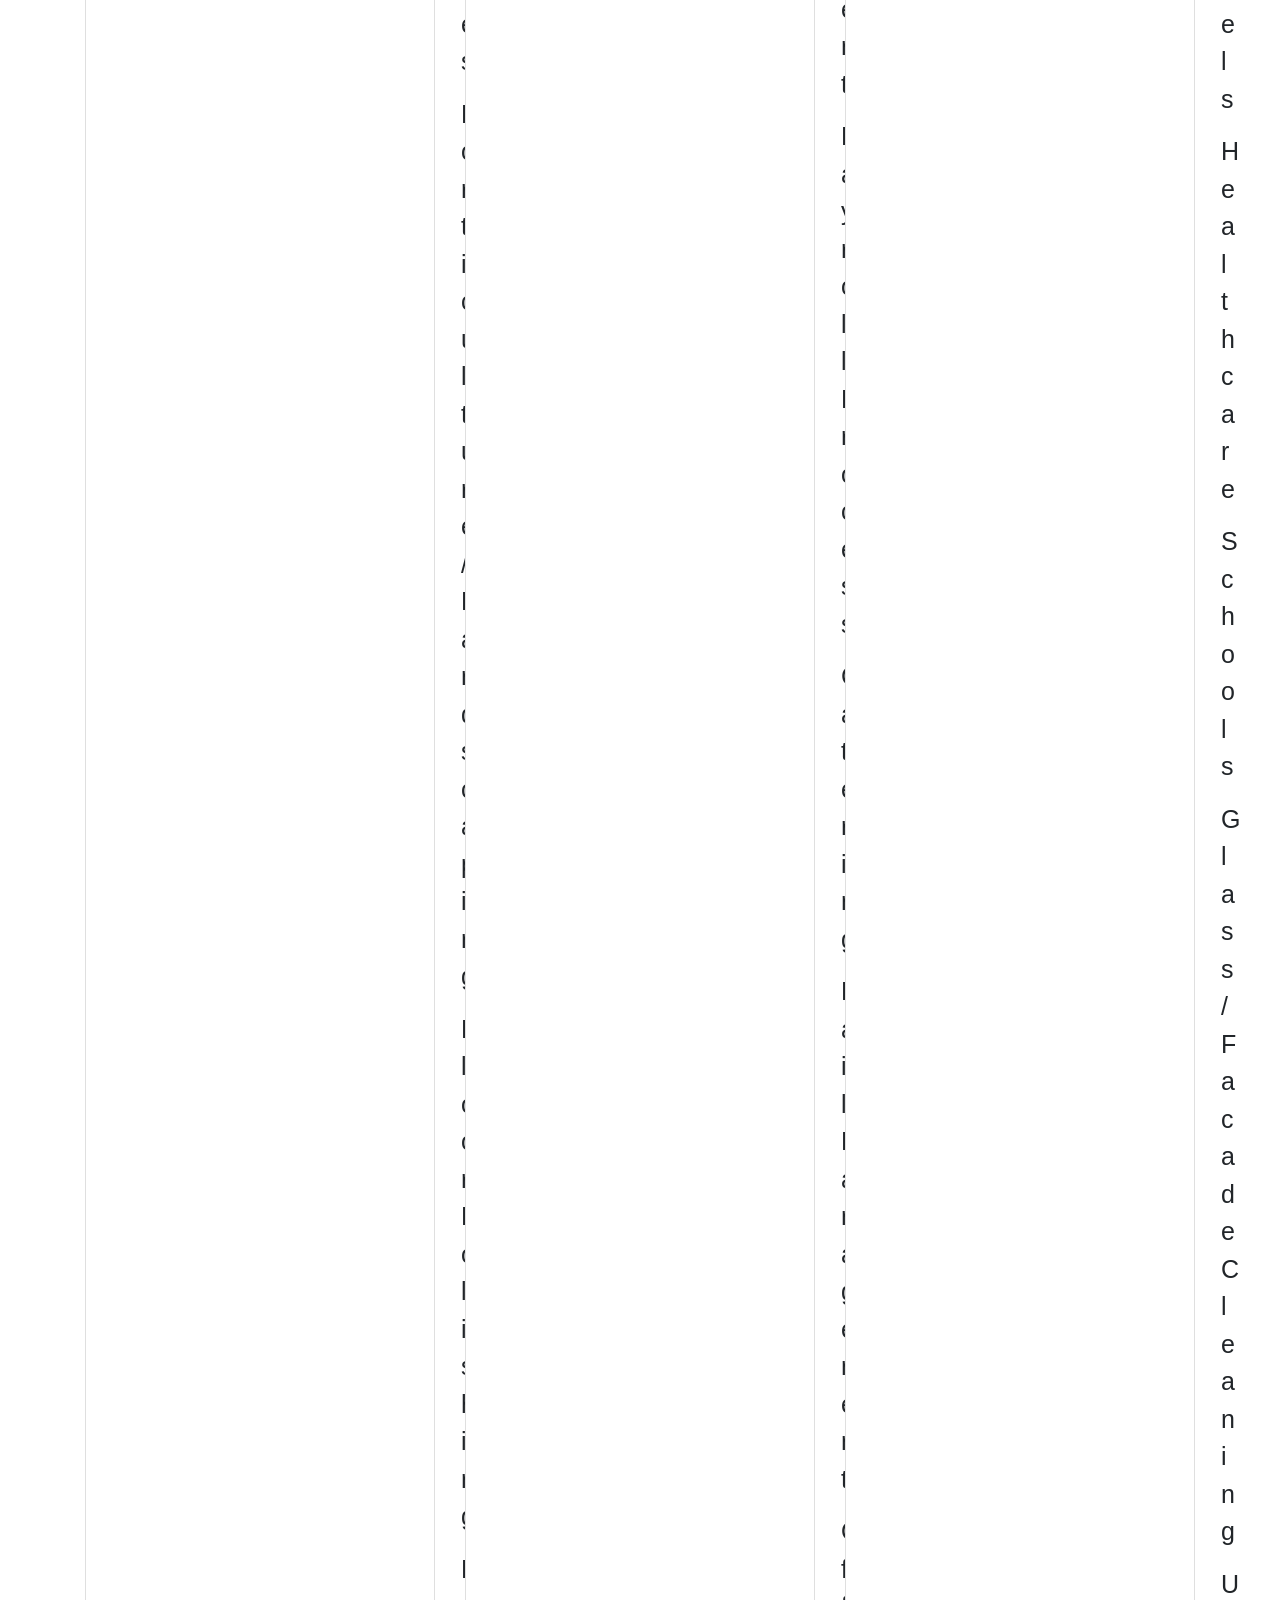
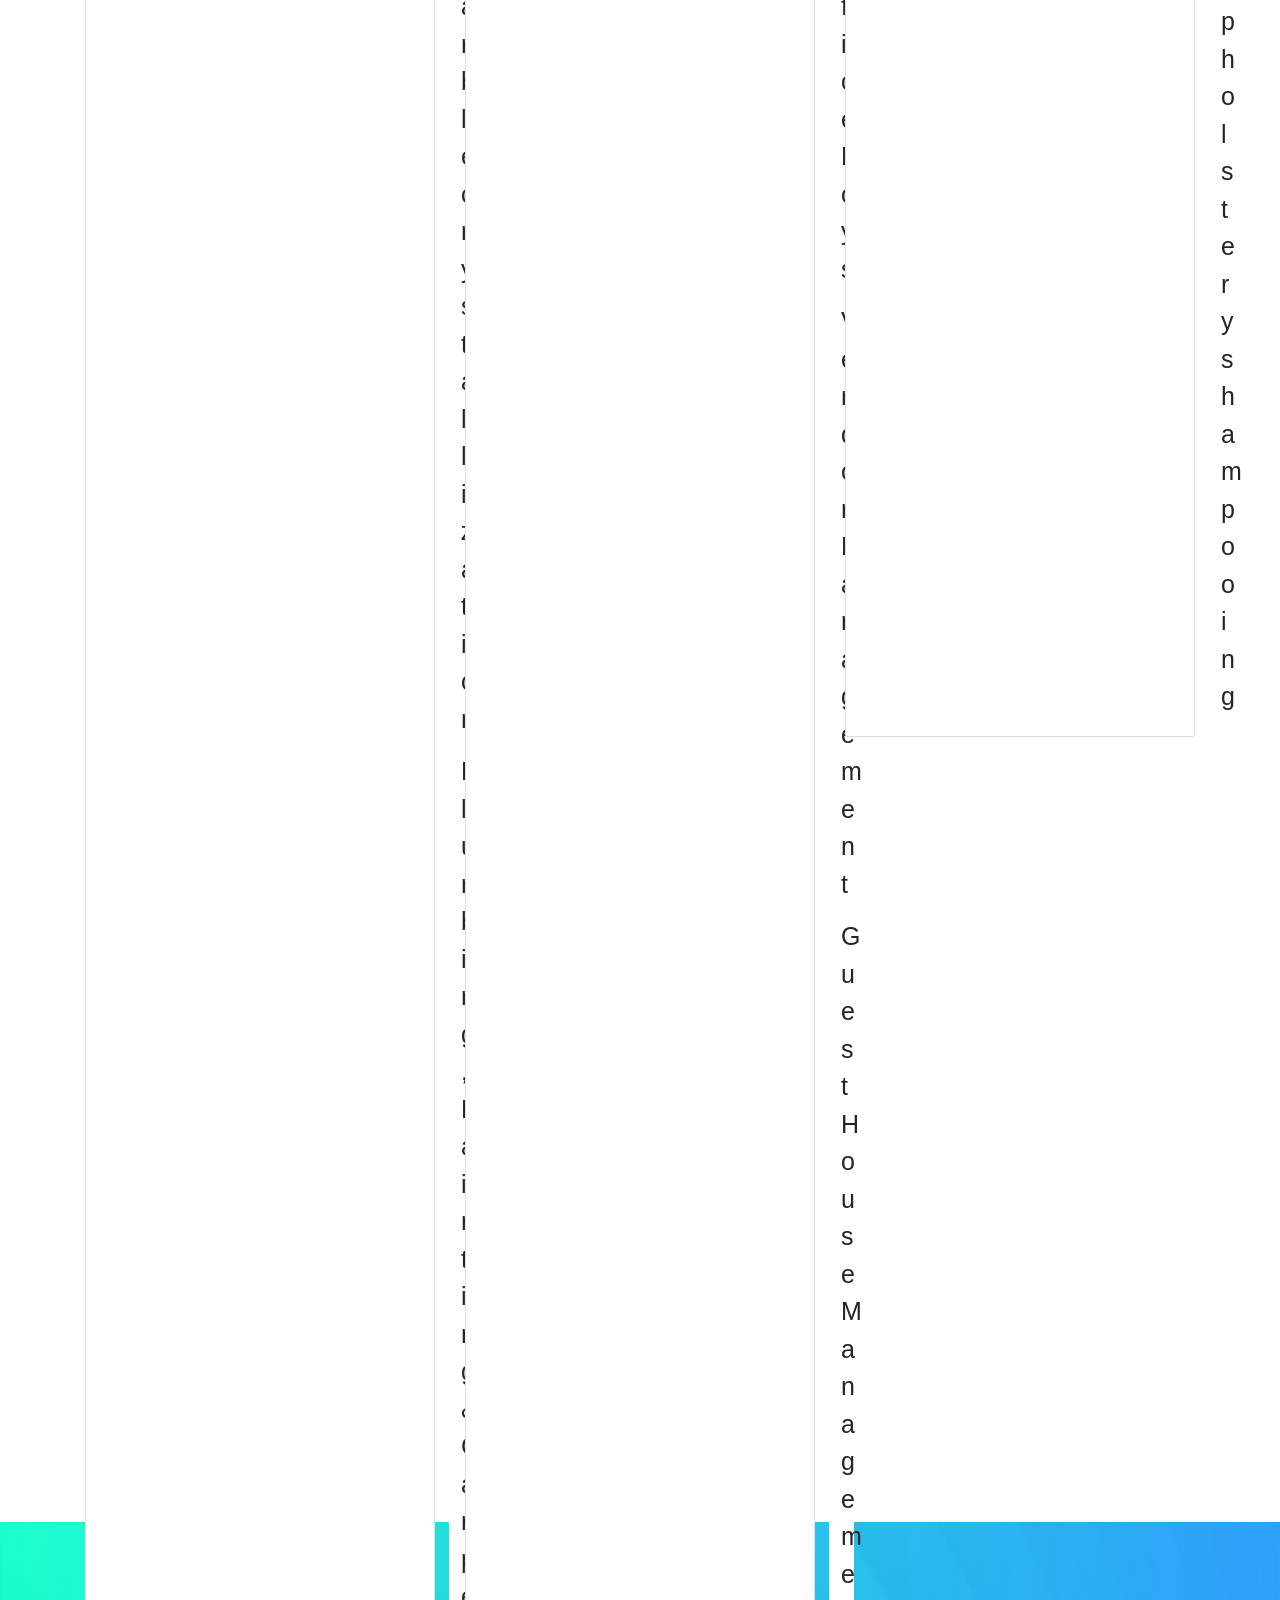
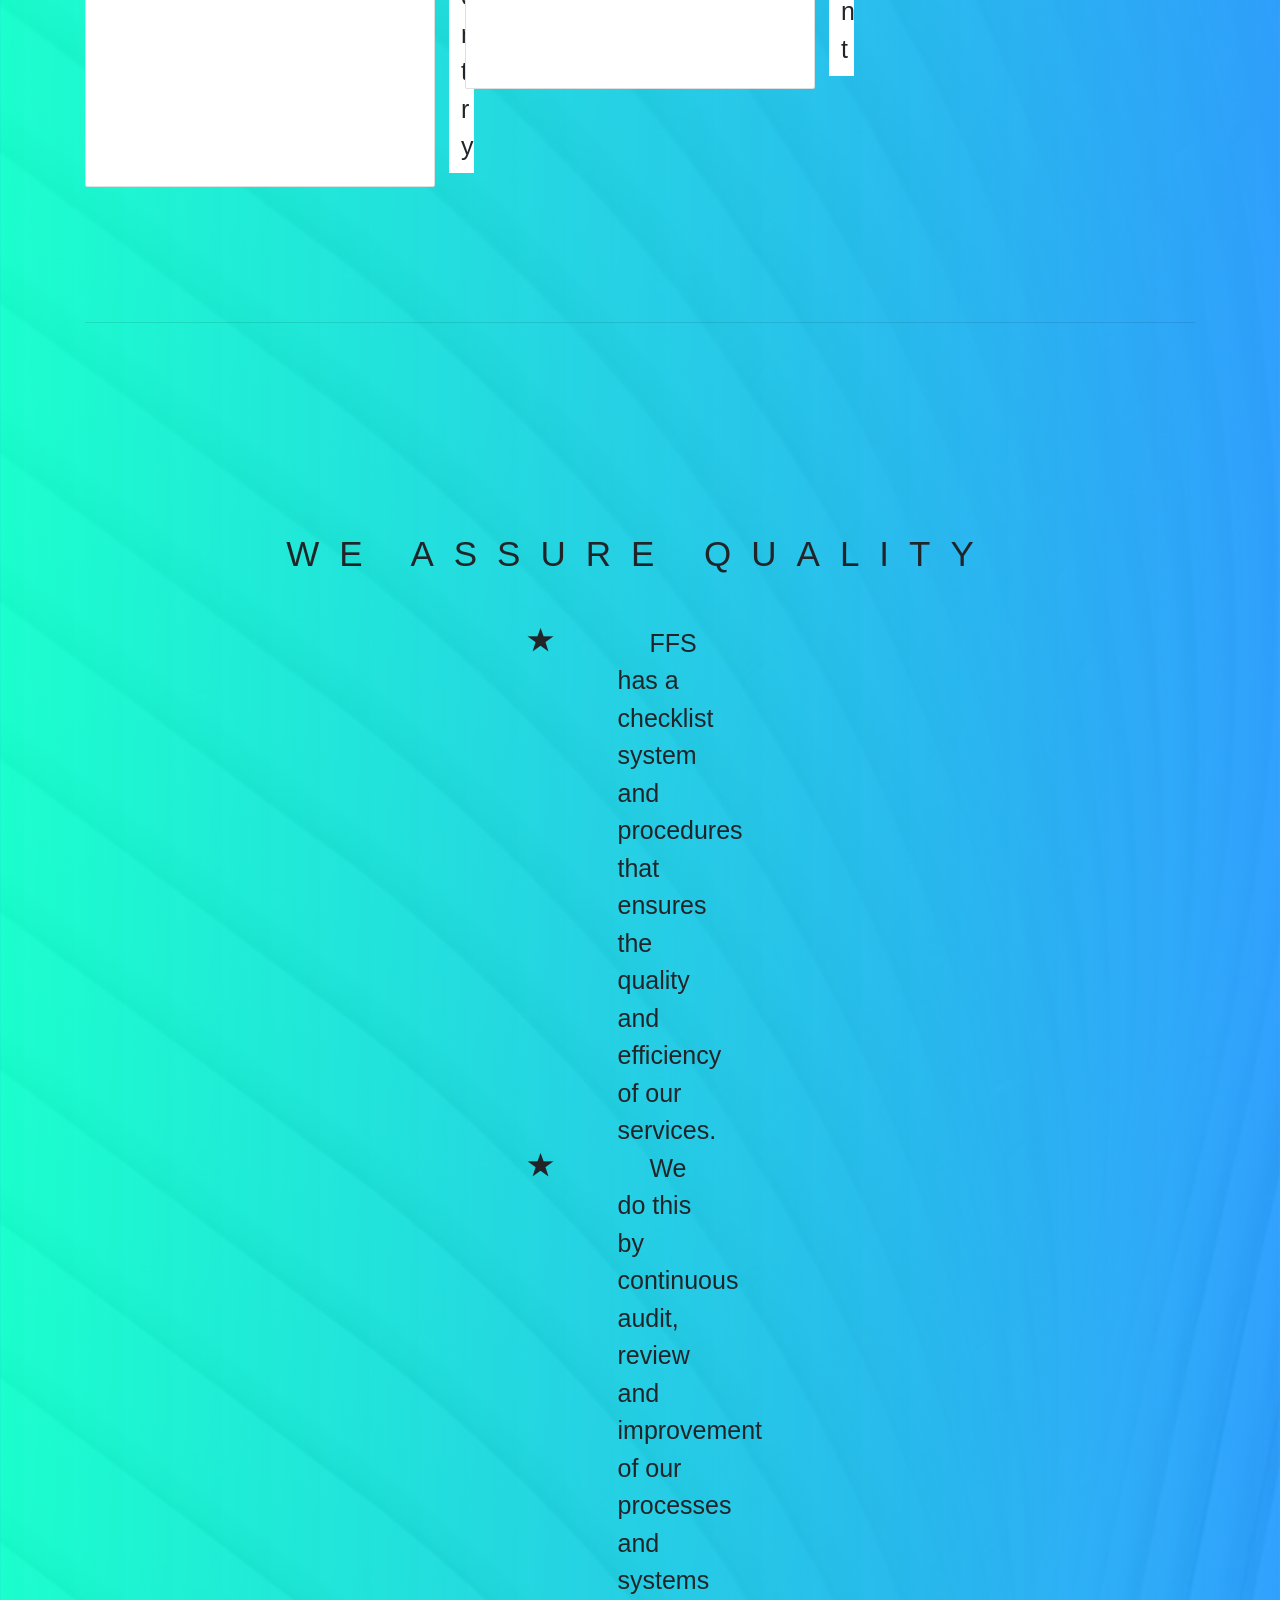
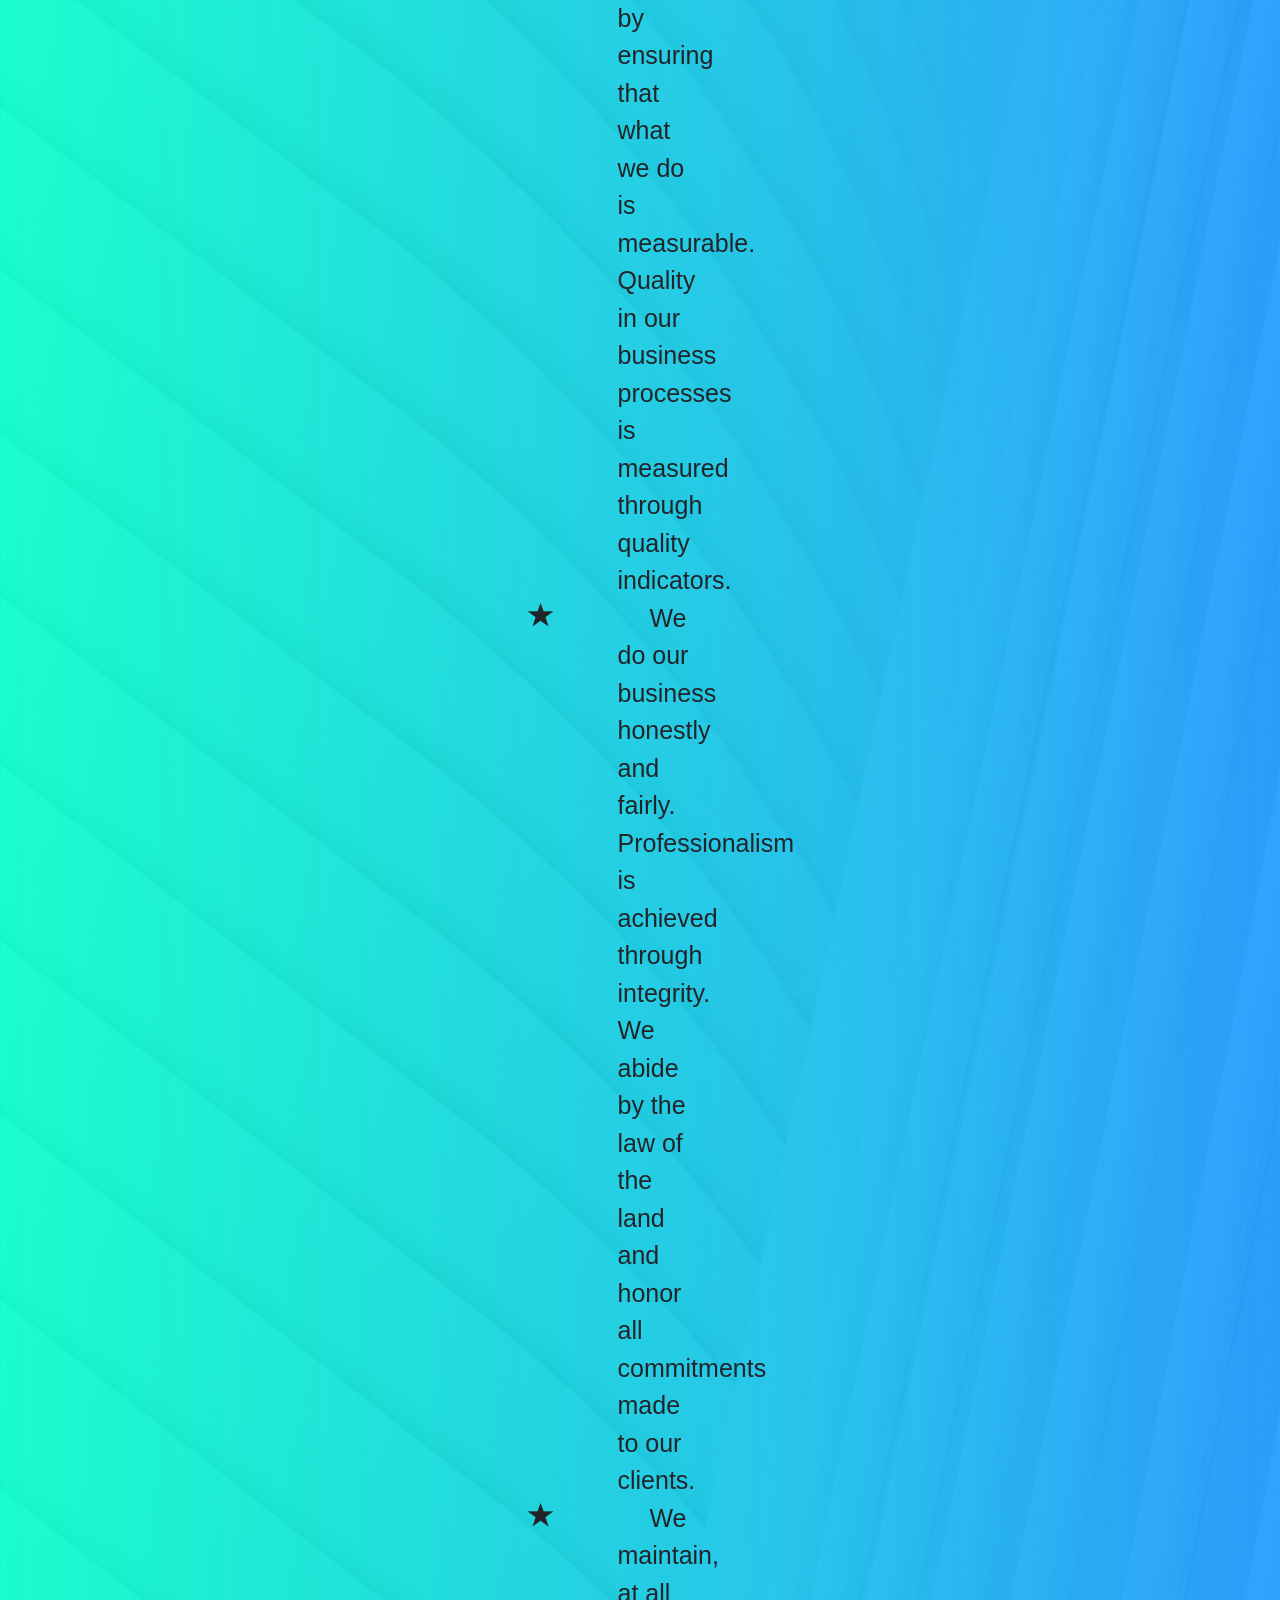
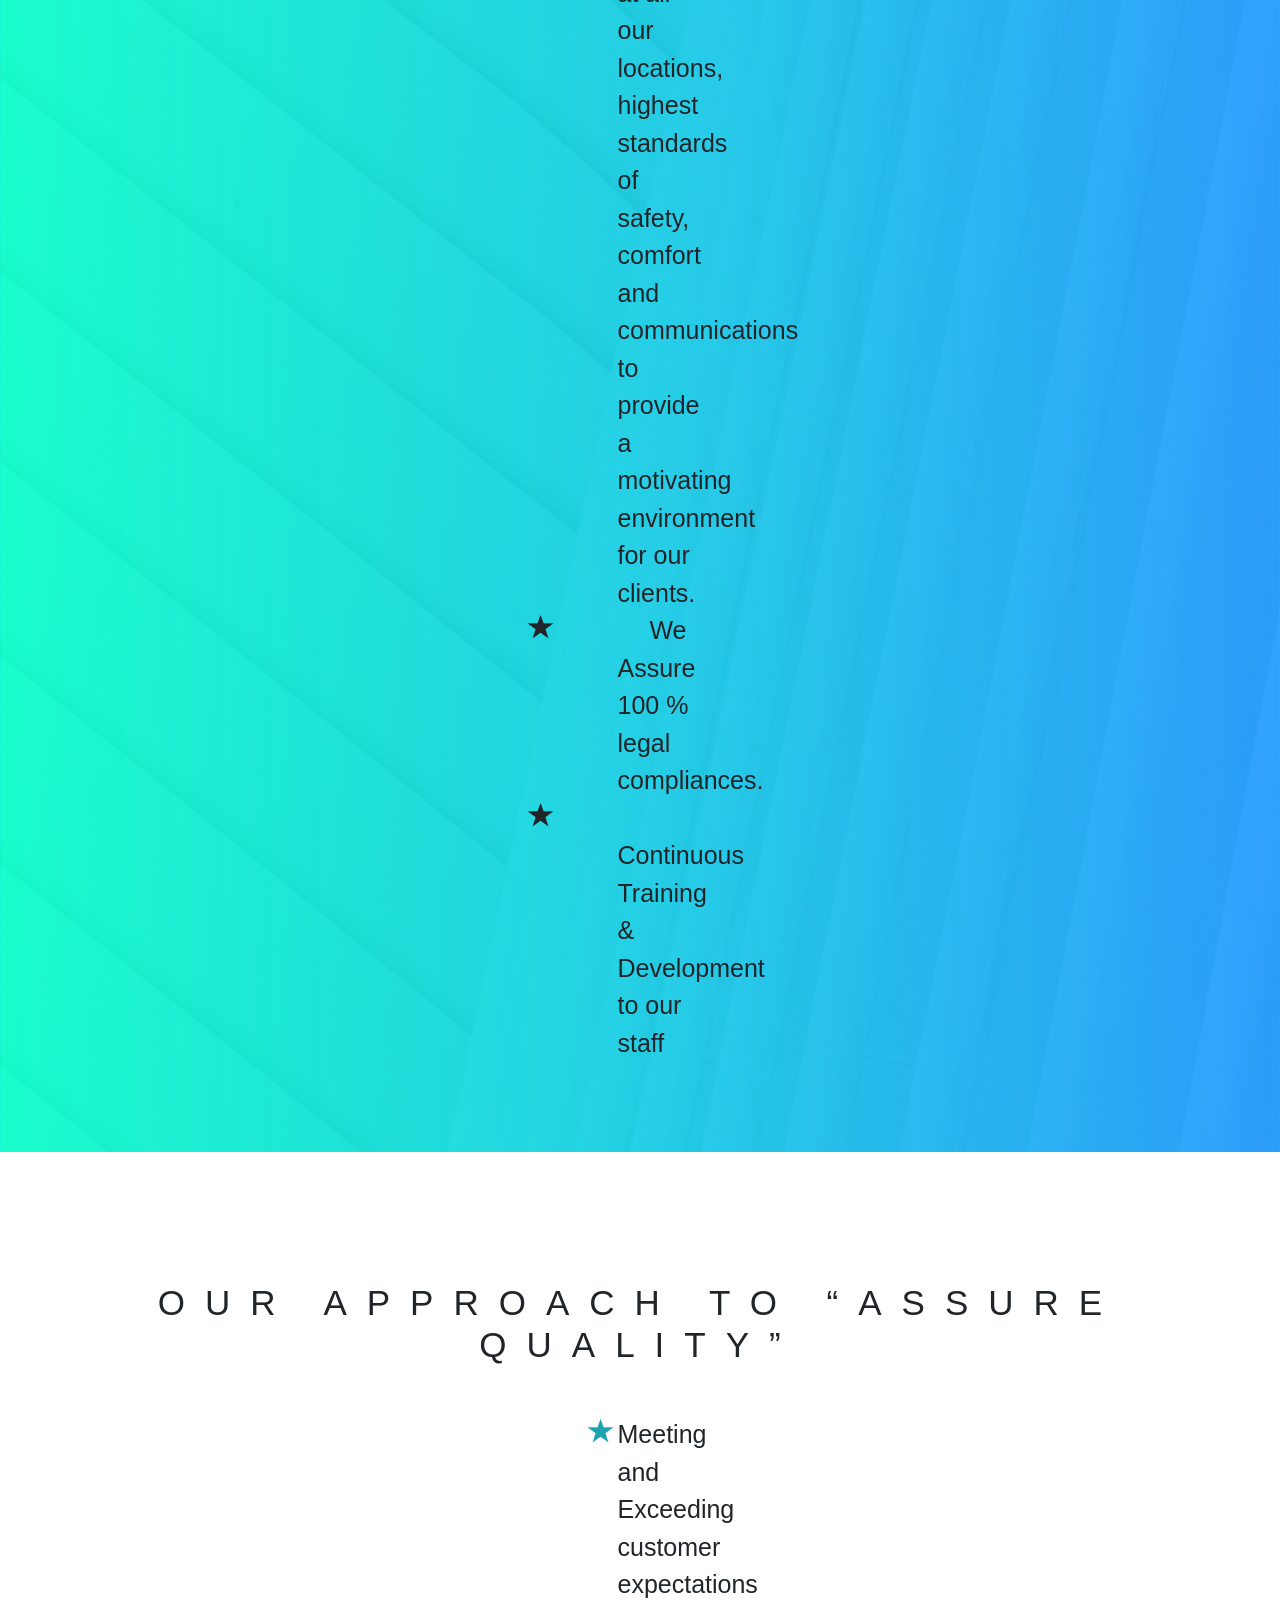
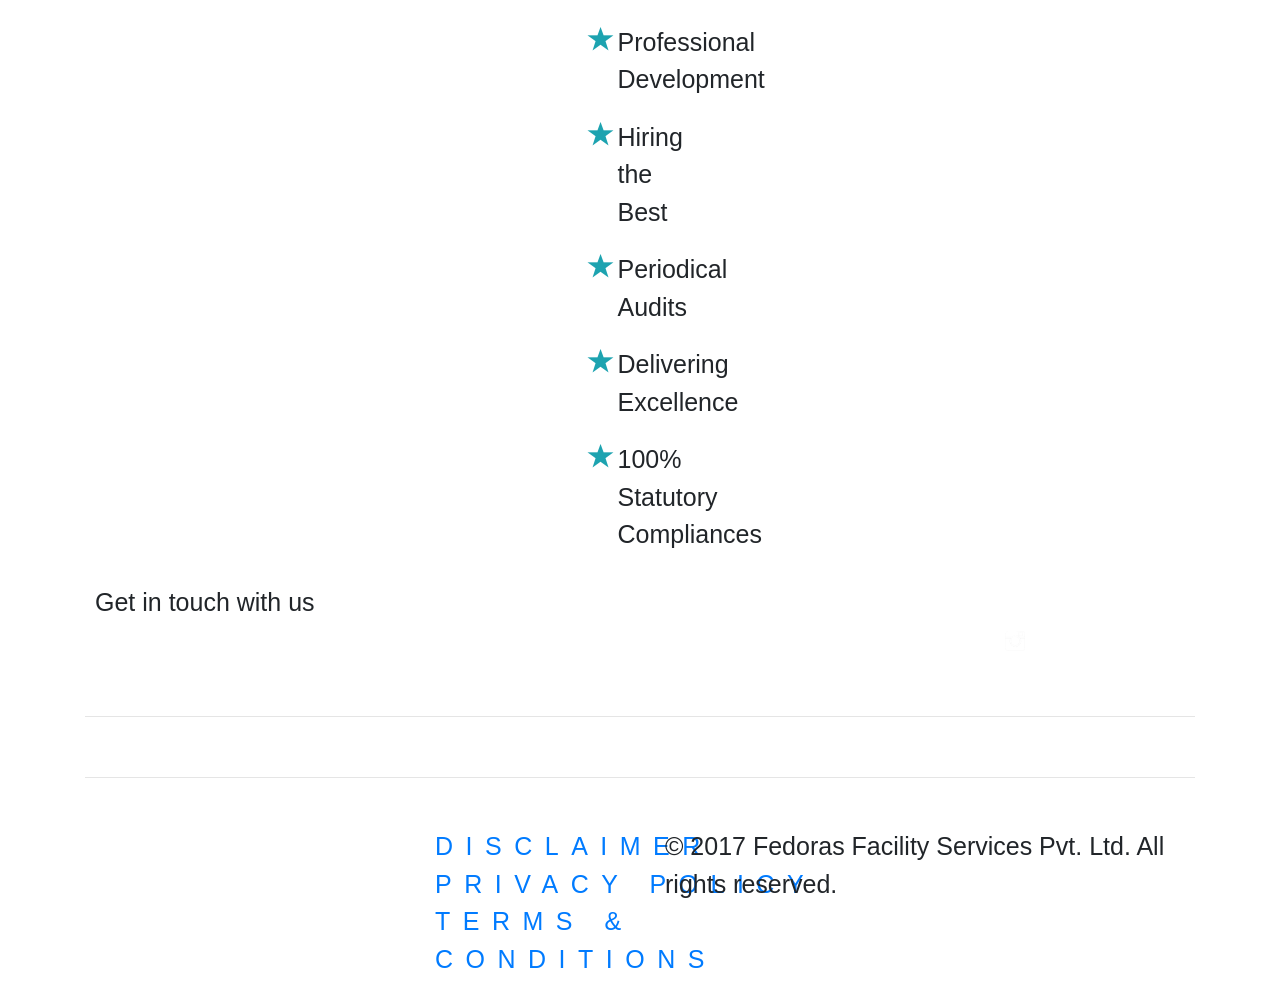
<file: services.html>
<!doctype html>

<!--[if lt IE 7]>      <html class="no-js lt-ie9 lt-ie8 lt-ie7" lang=""> <![endif]-->
<!--[if IE 7]>         <html class="no-js lt-ie9 lt-ie8" lang=""> <![endif]-->
<!--[if IE 8]>         <html class="no-js lt-ie9" lang=""> <![endif]-->
<!--[if gt IE 8]><!--> 
<html class="no-js" lang="en"> <!--<![endif]-->
    <head>
        <meta charset="utf-8">
        <meta http-equiv="X-UA-Compatible" content="IE=edge,chrome=1">
        <title>Fedoras Facility Services</title>
        <meta name="description" content="">
        
        <meta name="viewport" content="width=device-width, initial-scale=1, shrink-to-fit=no">
        <link rel="apple-touch-icon" href="apple-touch-icon.png">

        <link href="https://fonts.googleapis.com/css?family=Montserrat:200,300,400,500,600,700,800,900|Playfair+Display:700i|Roboto:300,400,500,700,900" rel="stylesheet">

        <link rel="stylesheet" href="css/bootstrap.min.css">
        <style>
            body {
                padding-top: 50px;
                padding-bottom: 20px;
            }
        </style>

        <!-- Bootstrap CSS -->
        <link rel="stylesheet" href="https://maxcdn.bootstrapcdn.com/bootstrap/4.0.0-beta.2/css/bootstrap.min.css" integrity="sha384-PsH8R72JQ3SOdhVi3uxftmaW6Vc51MKb0q5P2rRUpPvrszuE4W1povHYgTpBfshb" crossorigin="anonymous">
    

        <!-- <link rel="stylesheet" href="css/bootstrap-theme.min.css"> -->

        <link rel="stylesheet" href="css/flexslider.css">
        <link rel="stylesheet" href="css/main.css">
        <link rel="stylesheet" href="css/child.css">
        

        <!-- <script src="js/vendor/modernizr-2.8.3.min.js"></script> -->
    </head>


    <body">
        <!--[if lt IE 8]>
            <p class="browserupgrade">You are using an <strong>outdated</strong> browser. Please <a href="http://browsehappy.com/">upgrade your browser</a> to improve your experience.</p>
        <![endif]-->




            <header class="headerWrapper">
                <div class="headerBg"></div>
                <div class="headerContent d-flex align-items-center justify-content-between">
                            <h1 class="logo"><a href="index.html">Fedoras Facility Services</a></h1>
                            <nav>
                                        <ul class="navigation" id="nav">
                                                    <li><a href="index.html">Home</a></li>
                                                    <li><a href="company.html">Company</a></li>
                                                    <li><a href="services.html">Services</a></li>
                                                    <li><a href="contact.html">Contact Us</a></li>
                                        </ul>
                            </nav>
                            <div class="navicon">
                                        <a class="nav-toggle" href="#"><span></span></a>
                            </div>                                  
                </div>
                <div class="tagline d-flex align-items-center justify-content-between">
                            <p class="lead">
                                When excellence is possible..<br>then good is not enough
                            </p>
                </div>      
            </header><!--end Header-->


                   





        <!-- Main jumbotron for a primary marketing message or call to action -->
        <div class="jumbotron-fluid hero-section">
          <div class="container-fluid">              
          </div>          
        </div>  <!-- end Hero section -->





        <div class="container service-area ffspl-section">
            <div class="row justify-content-center">
              <div class="col-lg-12 section-heading">
                  <h3 class="display-4 text-center">Our Services</h3>
              </div>
              <div class="service-icons col-6 col-sm-4 col-md-2">
                  <div class="service-img-box">
                          <img src="img\service\hospitality_icon.png" alt="" class="img-thumbnail">
                          <h4>Hospitality Services</h4>
                  </div>                
              </div>
              <div class="service-icons col-6 col-sm-4 col-md-2">
                  <div class="service-img-box">
                          <img src="img\service\property_icon.png" alt="" class="img-thumbnail">
                          <h4>Property Services</h4>
                  </div>                
              </div>
              <div class="service-icons col-6 col-sm-4 col-md-2">
                  <div class="service-img-box">
                          <img src="img\service\security_icon.png" alt="" class="img-thumbnail">
                          <h4>Security Services</h4>
                  </div>                
              </div>
              <div class="service-icons col-6 col-sm-4 col-md-2">
                  <div class="service-img-box">
                          <img src="img\service\cleaning_icon.png" alt="" class="img-thumbnail">
                          <h4>Cleaning Services</h4>
                  </div>               
              </div>
              <div class="service-icons col-6 col-sm-4 col-md-2">
                  <div class="service-img-box">
                          <img src="img\service\support_icon.png" alt="" class="img-thumbnail">
                          <h4>Support Services</h4>
                  </div>               
              </div>            
            </div>          
          </div>  <!-- end service area section -->   
          
          



          <div class="container service-umbrella ffspl-section">
            <hr class="">  
            <div class="row justify-content-center">
              <div class="col-lg-12 section-heading">
                  <h3 class="display-4 text-center">Our Services Umbrella</h3>
              </div>
              <div class="col-lg-10">
                  <p class="lead text-center">
                        Our office support services can be combined and tailored to meet an individual organizational needs.
                        
                  </p>
              </div>              
              <div class="col-md-4 mb-4">
                    <div class="card service-cat cat1">
                        <div class="card-body text-center">
                          <h4 class="card-title">Soft Services</h4>
                          <!-- <h6 class="card-subtitle mb-2 text-muted">Card subtitle</h6> -->
                            <ul class="list-group list-group-flush">
                                <li class="list-group-item">Housekeeping</li>
                                <li class="list-group-item">Pest Control</li>
                                <li class="list-group-item">Pantry Services</li>
                                <li class="list-group-item">Horticulture / Landscaping</li>
                                <li class="list-group-item">Floor Polishing</li>
                                <li class="list-group-item">Marble crystallization</li>
                                <li class="list-group-item">Plumbing , Painting & Carpentry</li>
                            </ul>
                        </div>
                      </div>
                </div>
              <div class="col-md-4 mb-4">
                  <div class="card service-cat cat2">
                      <div class="card-body text-center">
                        <h4 class="card-title">Support Services</h4>
                        <!-- <h6 class="card-subtitle mb-2 text-muted">Card subtitle</h6> -->
                          <ul class="list-group list-group-flush">
                              <li class="list-group-item">Front Office Executive</li>
                              <li class="list-group-item">Help Desk Management</li>
                              <li class="list-group-item">Payroll Process</li>
                              <li class="list-group-item">Catering</li>
                              <li class="list-group-item">Mail Management</li>
                              <li class="list-group-item">Office Boys</li>
                              <li class="list-group-item">Vendor Management</li>
                              <li class="list-group-item">Guest House Management</li>
                          </ul>
                      </div>
                    </div>
              </div>
              <div class="col-md-4 mb-4">
                    <div class="card service-cat cat3">
                        <div class="card-body text-center">
                          <h4 class="card-title">Cleaning Sectors</h4>
                          <!-- <h6 class="card-subtitle mb-2 text-muted">Card subtitle</h6> -->
                            <ul class="list-group list-group-flush">
                                <li class="list-group-item">Office / Residential<br>Cleaning</li>
                                <li class="list-group-item">Retail</li>
                                <li class="list-group-item">Hotels</li>
                                <li class="list-group-item">Healthcare</li>
                                <li class="list-group-item">Schools</li>
                                <li class="list-group-item">Glass / Facade Cleaning</li>
                                <li class="list-group-item">Upholstery shampooing</li>
                            </ul>
                        </div>
                      </div>
                </div>
            </div> 
                      
          </div><!-- end service-umbrella -->

          <div class="jumbotron-fluid quality-section ffspl-section">
              <div class="container">
                    <hr class="">
                    <div class="row justify-content-center">
                            <div class="col-lg-12 section-heading white-heading">
                                <h3 class="display-4 text-center">We Assure Quality</h3>
                            </div>
                            <div class="col-md-9">
                                <ul>
                                    <li>
                                            <span class="glyphicon glyphicon-star" aria-hidden="true"></span>
                                            FFS has a checklist system and procedures that ensures the quality and efficiency of our services.
                                    </li>
                                    <li>
                                            <span class="glyphicon glyphicon-star" aria-hidden="true"></span>
                                            We do this by continuous audit, review and improvement of our processes and systems by ensuring 
                                            that what we do is measurable. Quality in our business processes is measured through quality indicators.
                                    </li>
                                    <li>
                                            <span class="glyphicon glyphicon-star" aria-hidden="true"></span>
                                            We do our business honestly and fairly.  Professionalism is achieved through integrity. 
                                            We abide by the law of the land and honor all commitments made to our clients.
                                    </li>
                                    <li>
                                            <span class="glyphicon glyphicon-star" aria-hidden="true"></span>
                                            We maintain, at all our locations, highest standards of safety, comfort and communications 
                                            to provide a motivating environment for our clients.
                                    </li>
                                    <li>
                                            <span class="glyphicon glyphicon-star" aria-hidden="true"></span>
                                            We Assure 100 % legal compliances.
                                    </li>
                                    <li>
                                            <span class="glyphicon glyphicon-star" aria-hidden="true"></span>
                                            Continuous Training & Development to our staff
                                    </li>
                                </ul>
                            </div>
                          </div>
              </div>
          </div>


            <div class="container assure-quality-section ffspl-section">
                <div class="row justify-content-center">
                  <div class="col-lg-12 section-heading">
                      <h3 class="display-4 text-center">Our Approach To “Assure Quality”</h3>
                  </div>
                  <div class="col-md-9">
                      <ul>
                          <li>
                                  <span class="glyphicon glyphicon-star" aria-hidden="true"></span>
                                  Meeting and Exceeding customer expectations
                          </li>
                          <li>
                                  <span class="glyphicon glyphicon-star" aria-hidden="true"></span>
                                  Professional Development
                          </li>
                          <li>
                                  <span class="glyphicon glyphicon-star" aria-hidden="true"></span>
                                  Hiring the Best
                          </li>
                          <li>
                                  <span class="glyphicon glyphicon-star" aria-hidden="true"></span>
                                  Periodical Audits
                          </li>
                          <li>
                                  <span class="glyphicon glyphicon-star" aria-hidden="true"></span>
                                  Delivering  Excellence
                          </li>
                          <li>
                                  <span class="glyphicon glyphicon-star" aria-hidden="true"></span>
                                  100%  Statutory Compliances
                          </li>
                      </ul>
                  </div><!--end of Assured Quality section-->
                </div>
            </div>





              <footer>
                <div class="container footer-section d-flex flex-column justify-content-end">
                  <div class="row social-contact">
                    <div class="col-md-6">
                      <p class="">Get in touch with us</p>
                    </div>
                    <div class="social-icons col-md-6 d-flex">
                        <ul class="list-inline">
                            <li class="list-inline-item"><img src="img\fb.png" alt="" height="20px" class=""></li>
                            <li class="list-inline-item"><img src="img\insta.png" alt="" height="20px" class=""></li>
                            <li class="list-inline-item"><img src="img\twitter.png" alt="" height="20px" class=""></li>
                          </ul>                      
                    </div>
                    <div class="col-lg-12">
                            <hr>
                    </div>
                  </div>
                  <div class="row legal">
                        <div class="col-lg-12">
                                <hr>
                        </div>
                      <div class="legal-links col-md-6 d-flex">
                            <ul class="list-inline">
                                <li class="list-inline-item"><a href="disclaimer.html">Disclaimer</a></li>
                                <li class="list-inline-item"><a href="privacypolicy.html">Privacy Policy</a></li>
                                <li class="list-inline-item"><a href="termsnconditions.html">Terms & Conditions</a></li>
                            </ul>                      
                      </div>
                      <div class="col-md-6">
                        <p>&copy; 2017 Fedoras Facility Services Pvt. Ltd. All rights reserved.</p>
                      </div>                     
                  </div>
                </div>                  
              </footer>
                









     
      

        <!-- Optional JavaScript -->
        <!-- jQuery first, then Popper.js, then Bootstrap JS -->
        <script src="https://code.jquery.com/jquery-3.2.1.slim.min.js" integrity="sha384-KJ3o2DKtIkvYIK3UENzmM7KCkRr/rE9/Qpg6aAZGJwFDMVNA/GpGFF93hXpG5KkN" crossorigin="anonymous"></script>
        <script src="https://cdnjs.cloudflare.com/ajax/libs/popper.js/1.12.3/umd/popper.min.js" integrity="sha384-vFJXuSJphROIrBnz7yo7oB41mKfc8JzQZiCq4NCceLEaO4IHwicKwpJf9c9IpFgh" crossorigin="anonymous"></script>
        <script src="https://maxcdn.bootstrapcdn.com/bootstrap/4.0.0-beta.2/js/bootstrap.min.js" integrity="sha384-alpBpkh1PFOepccYVYDB4do5UnbKysX5WZXm3XxPqe5iKTfUKjNkCk9SaVuEZflJ" crossorigin="anonymous"></script>

        
    
        <!-- <script src="//ajax.googleapis.com/ajax/libs/jquery/1.11.2/jquery.min.js"></script>
        <script>window.jQuery || document.write('<script src="js/vendor/jquery-1.11.2.min.js"><\/script>')</script>

        <script src="js/vendor/bootstrap.min.js"></script> -->
        <!-- <script src="js/vendor/jquery.flexslider.js"></script> -->
        <script src="js/child.js"></script>

        <script>

            $(function() {

                setTimeout(function(){ 
                    $('.service-icons').each(function(i){
                                setTimeout(function(){
                                $('.service-img-box').eq(i).addClass('is-showing');
                                }, (700 * (Math.exp(i * 0.14))) - 700);
                            });
                 }, 200);
                

                $(window).scroll(function(){

                        var wScroll = $(this).scrollTop(),
                        serviceUmbrellaTop = $('.service-umbrella').offset().top;                       
                        
                        // console.log(wScroll);
                        // console.log(serviceUmbrellaTop - 200);

                        //service umbrella animation
                        if (wScroll > serviceUmbrellaTop - 200) {
                                // console.log('tata');
                                $('.cat1').addClass('assemble');
                                $('.cat2').addClass('assemble');
                                $('.cat3').addClass('assemble');
                            }else{                                        
                        }

                });//end of windows scroll


            });//end of windows ready function
                
        </script>
        



        <!-- Google Analytics: change UA-XXXXX-X to be your site's ID. -->
        <!-- <script>
            (function(b,o,i,l,e,r){b.GoogleAnalyticsObject=l;b[l]||(b[l]=
            function(){(b[l].q=b[l].q||[]).push(arguments)});b[l].l=+new Date;
            e=o.createElement(i);r=o.getElementsByTagName(i)[0];
            e.src='//www.google-analytics.com/analytics.js';
            r.parentNode.insertBefore(e,r)}(window,document,'script','ga'));
            ga('create','UA-XXXXX-X','auto');ga('send','pageview');
        </script> -->
    </body>
</html>
</file>
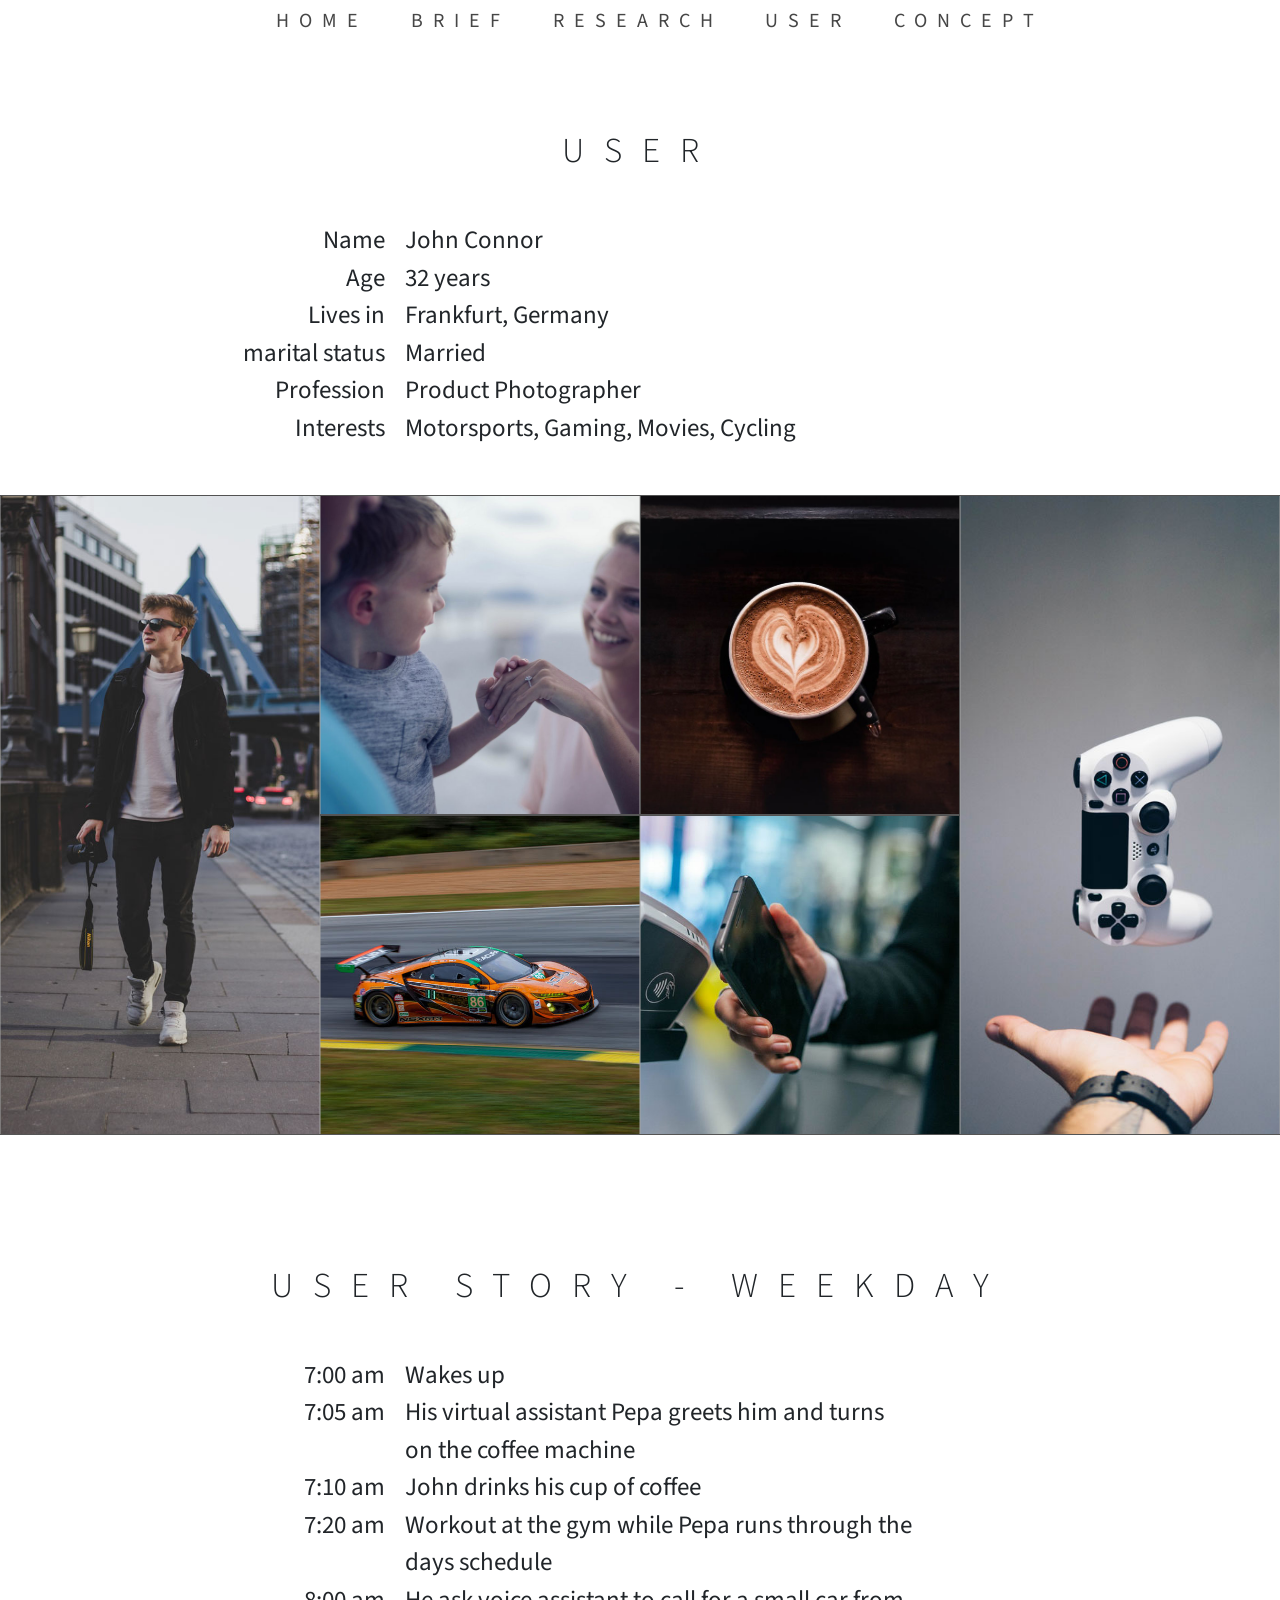
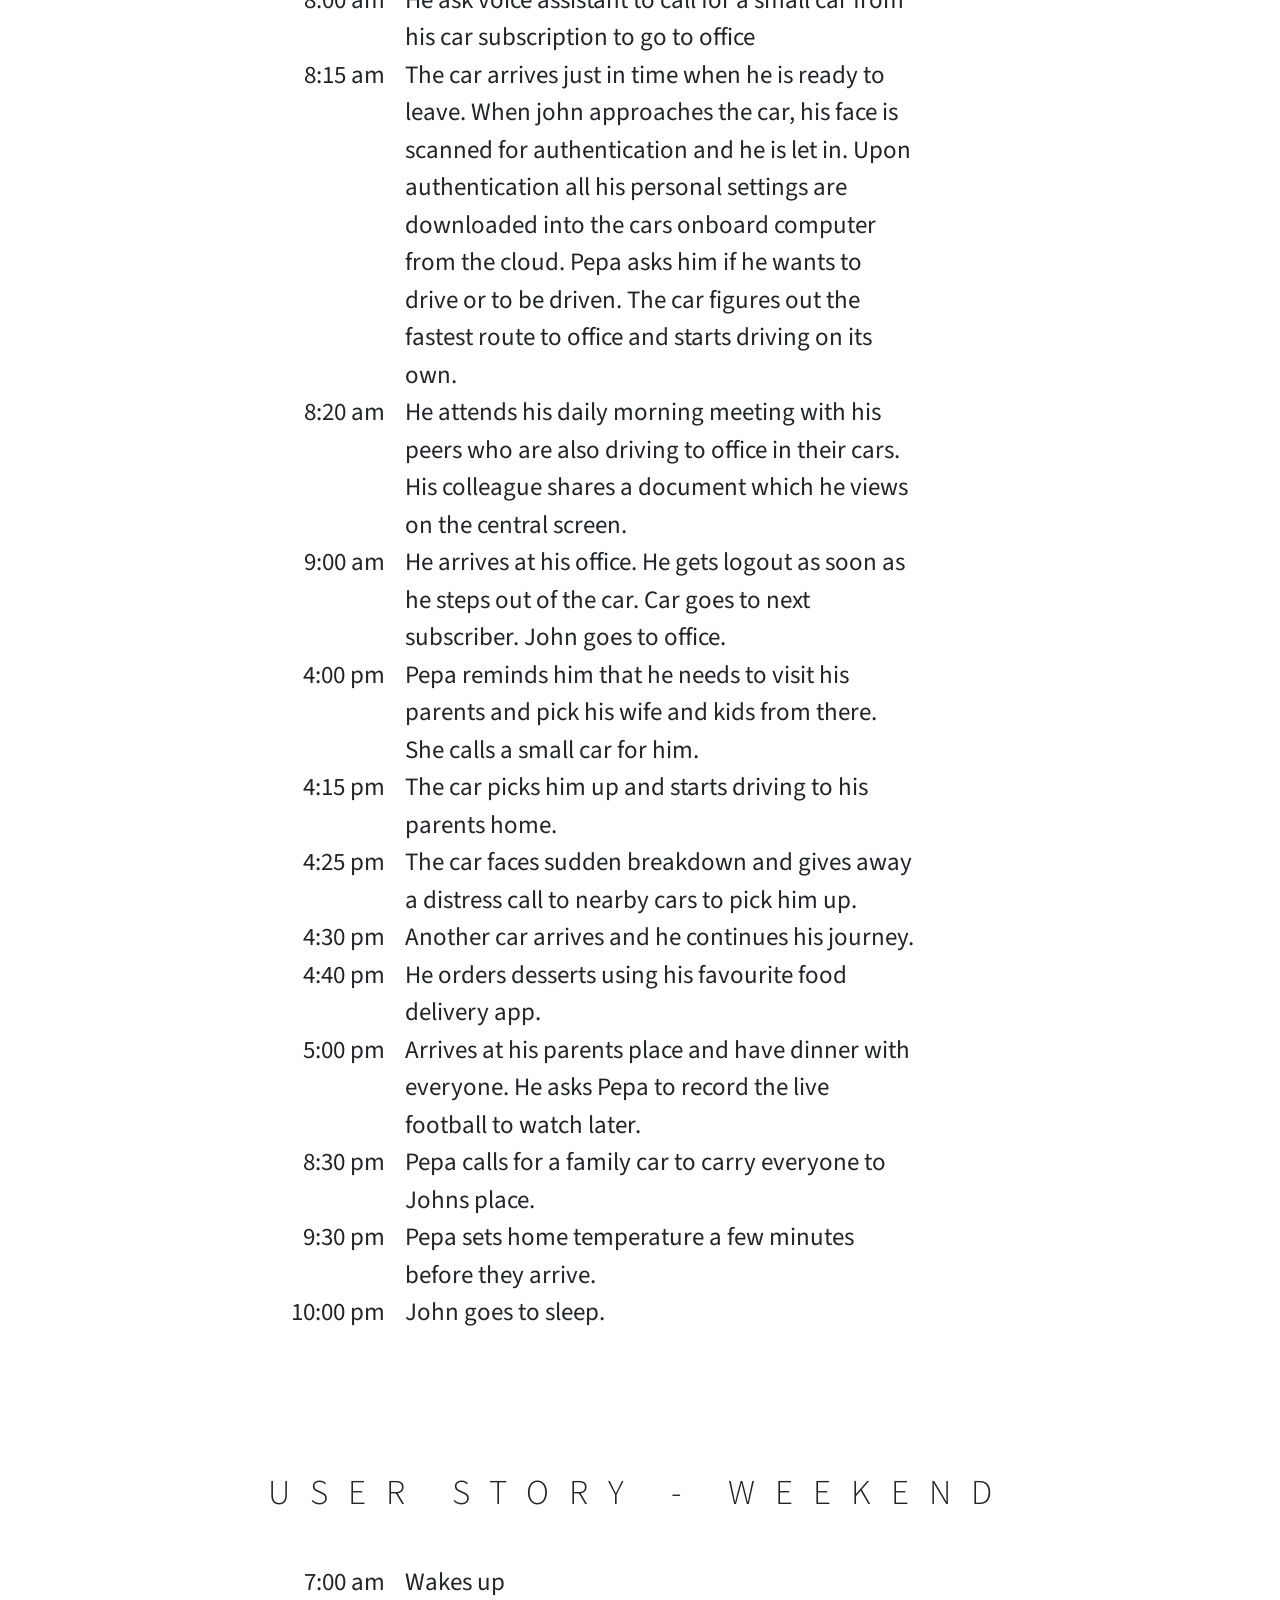
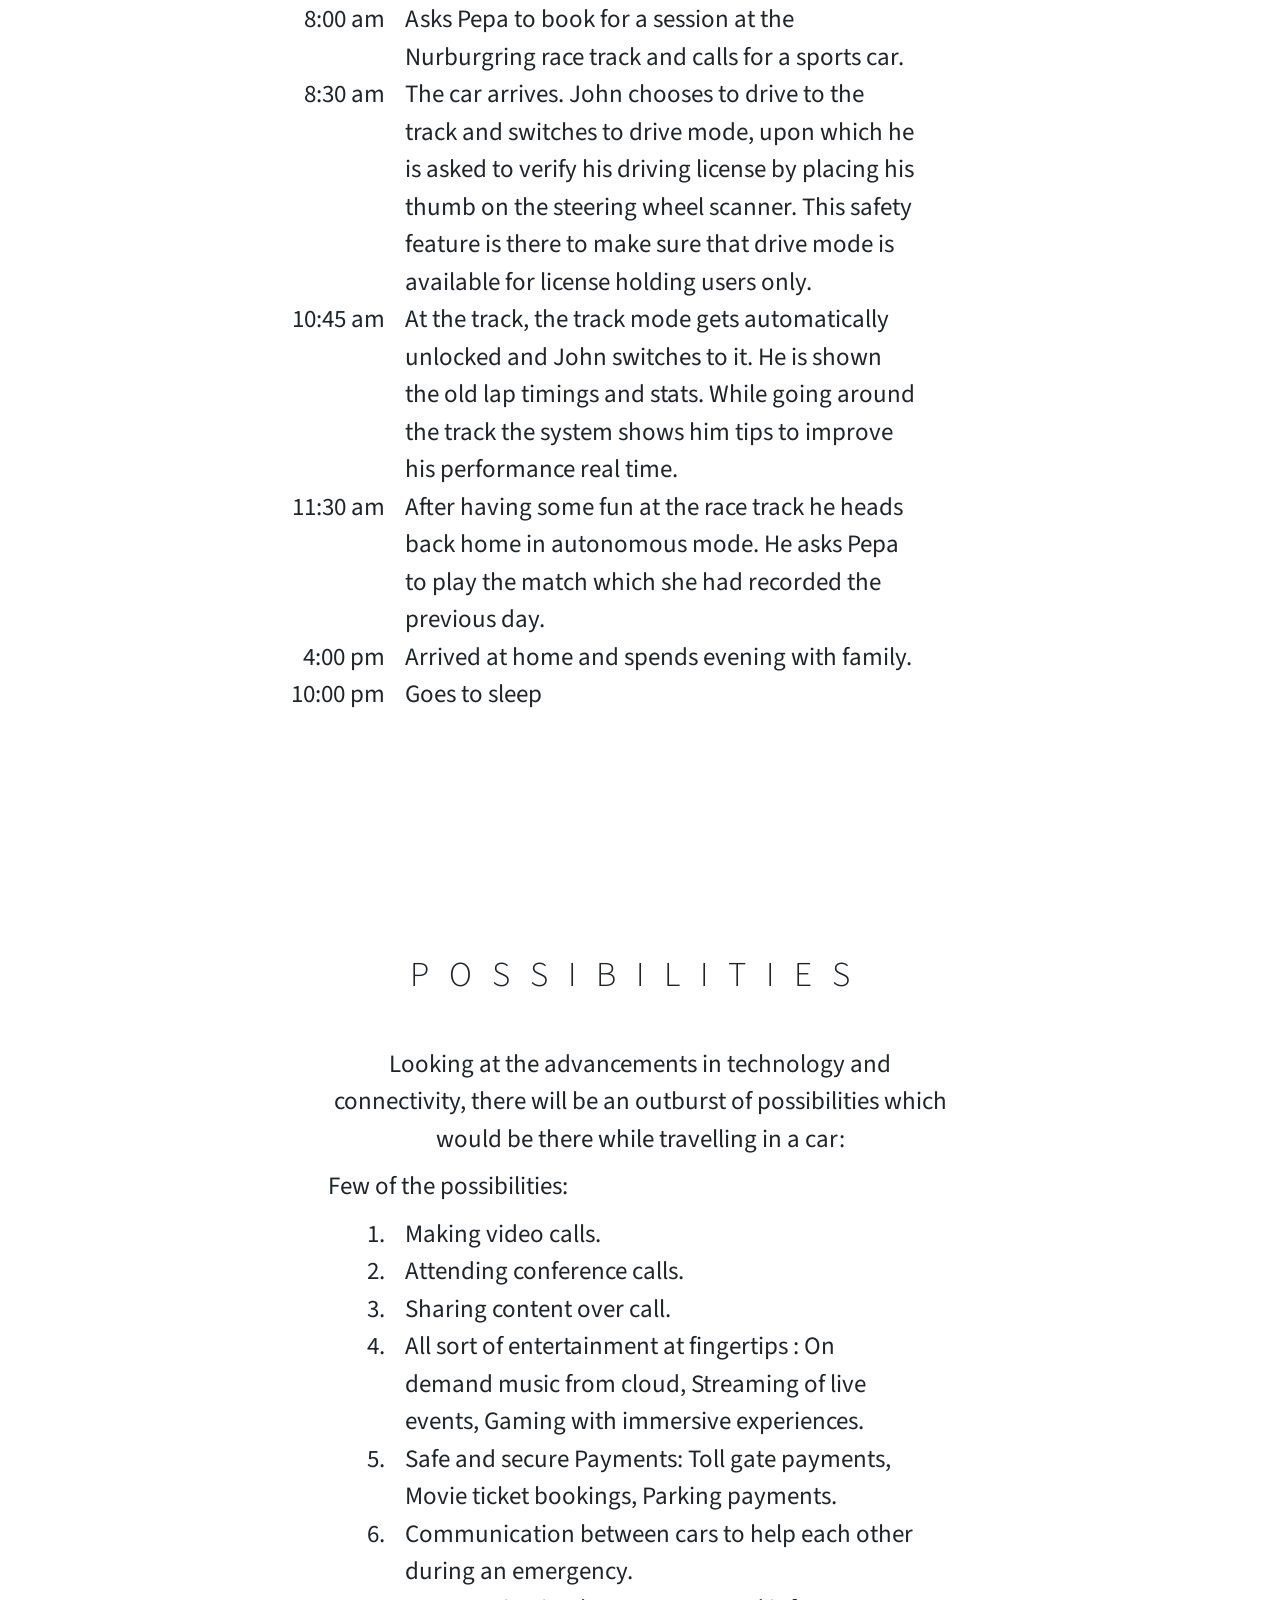
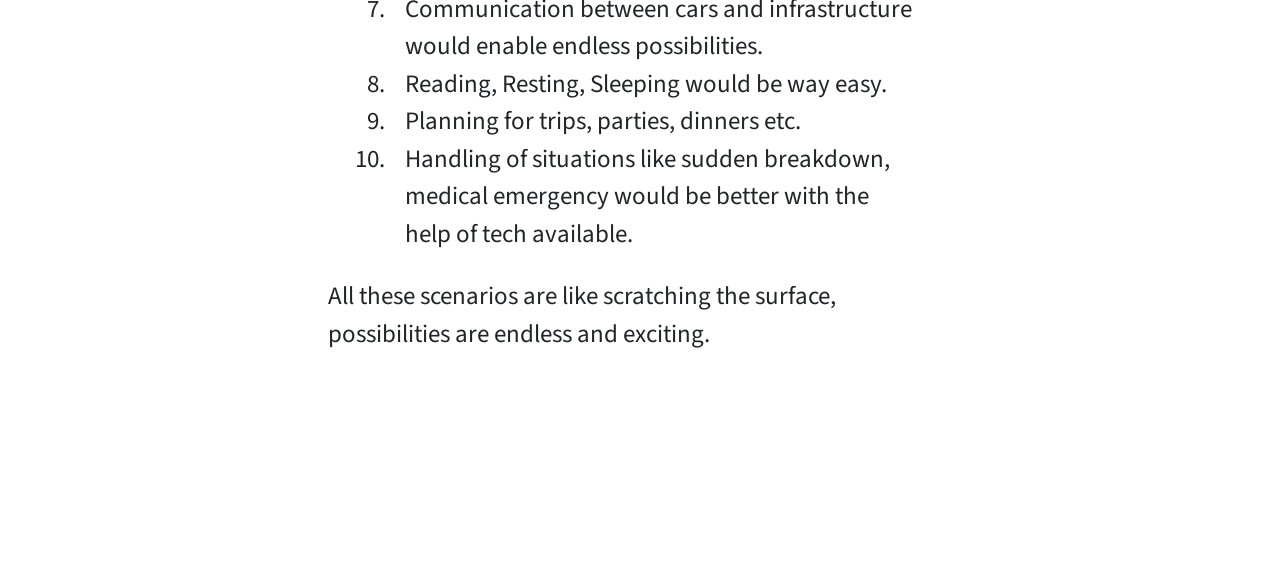
<file: user.html>
<!doctype html>

<!--[if lt IE 7]>      <html class="no-js lt-ie9 lt-ie8 lt-ie7" lang=""> <![endif]-->
<!--[if IE 7]>         <html class="no-js lt-ie9 lt-ie8" lang=""> <![endif]-->
<!--[if IE 8]>         <html class="no-js lt-ie9" lang=""> <![endif]-->
<!--[if gt IE 8]><!--> 
<html class="no-js" lang="en"> <!--<![endif]-->
    <head>
        <meta charset="utf-8">
        <meta http-equiv="X-UA-Compatible" content="IE=edge,chrome=1">
        <title>Concept25</title>
        <meta name="description" content="">
        
        <meta name="viewport" content="width=device-width, initial-scale=1, shrink-to-fit=no">
        <link rel="apple-touch-icon" href="apple-touch-icon.png">

        <link href="https://fonts.googleapis.com/css?family=Source+Sans+Pro:300,400,600" rel="stylesheet">

        <link rel="stylesheet" href="css/bootstrap.min.css">
        <style>
            body {
                padding-top: 50px;
                padding-bottom: 20px;
            }
        </style>

        <!-- Bootstrap CSS -->
        <link rel="stylesheet" href="https://maxcdn.bootstrapcdn.com/bootstrap/4.0.0-beta.2/css/bootstrap.min.css" integrity="sha384-PsH8R72JQ3SOdhVi3uxftmaW6Vc51MKb0q5P2rRUpPvrszuE4W1povHYgTpBfshb" crossorigin="anonymous">
    

        <!-- <link rel="stylesheet" href="css/bootstrap-theme.min.css"> -->
        <link rel="stylesheet" href="css/normalize.css">
        <link rel="stylesheet" href="css/ionicons.css">
        <link rel="stylesheet" href="css/flexslider.css">
        <link rel="stylesheet" href="css/main.css">

        <!-- <script src="js/vendor/modernizr-2.8.3.min.js"></script> -->
    </head>


    <body id="user">
        <!--[if lt IE 8]>
            <p class="browserupgrade">You are using an <strong>outdated</strong> browser. Please <a href="http://browsehappy.com/">upgrade your browser</a> to improve your experience.</p>
        <![endif]-->


        <header class="navbar">
                <nav>
                        <ul class="navigation" id="nav">
                                <li><a href="index.html">Home</a></li>
                                <li><a href="brief.html">Brief</a></li>
                                <li><a href="research.html">Research</a></li>
                                <li><a href="user.html">User</a></li>
                                <li><a href="concept.html">Concept</a></li>
                        </ul>
                </nav>
            </header>





        

        <div class="container-fluid">
            <section class="user-section">
                    <div class="row justify-content-md-center">
                            <div class="col-lg-12">
                                <h3 class="display-4 text-center">User</h3>
                            </div>
                            <!-- <div class="col-lg-6 text-center">
                                <p> Lorem ipsum dolor sit amet, c Lorem ipsum dolor sit amet, c </p>
                            </div> -->
                            <div class="col-md-12">
                                    <ul>
                                        <li>
                                                <span class="" aria-hidden="true">Name</span>
                                                John Connor
                                        </li>
                                        <li>
                                                <span class="" aria-hidden="true">Age</span>
                                                32 years

                                        </li>
                                        <li>
                                                <span class="" aria-hidden="true">Lives in</span>
                                                Frankfurt, Germany
                                        </li>
                                        <li>
                                                <span class="" aria-hidden="true">marital status</span>
                                                Married                                                
                                        </li>
                                        <li>
                                                <span class="" aria-hidden="true">Profession</span>
                                                Product Photographer

                                        </li>
                                        <li>
                                                <span class="" aria-hidden="true">Interests</span>
                                                Motorsports, Gaming, Movies, Cycling
                                                <br>
                                                <br>
                                        </li>
                                    </ul>
                            </div>

                                <div class="col-sm-3 userh-box img img1"></div>
                                <div class="col-sm-6">
                                        <div class="row">
                                                        <div class="col-sm-6 inner-box img img6"></div>
                                                        <div class="col-sm-6 inner-box img img8"></div>
                                                        <div class="col-sm-6 inner-box img img2"></div>
                                                        <div class="col-sm-6 inner-box img img7"></div>                                                        
                                        </div>
                                </div>                                
                                <div class="col-sm-3 userh-box img img5"></div>
                                

                            <div class="col-lg-12">
                                <div class="row">
                                    <div class="col-sm-12 innerBox">
                                            <h3 class="display-4 text-center">User Story - Weekday</h3>
                                    </div>
                                    <div class="col-md-12">
                                            <ul>
                                                <li>
                                                        <span class="" aria-hidden="true">7:00 am</span>
                                                        Wakes up
                                                </li>
                                                <li>
                                                        <span class="" aria-hidden="true">7:05 am</span>
                                                        His virtual assistant Pepa greets him and turns on the coffee machine
                                                </li>
                                                <li>
                                                        <span class="" aria-hidden="true">7:10 am</span>
                                                        John drinks his cup of coffee 
                                                </li>
                                                <li>
                                                        <span class="" aria-hidden="true">7:20 am</span>
                                                        Workout at the gym while Pepa runs through the days schedule
                                                </li>
                                                <li>
                                                        <span class="" aria-hidden="true">8:00 am</span>
                                                        He ask voice assistant to call for a small car from his car 
                                                        subscription to go to office
                                                </li>
                                                <li>
                                                        <span class="" aria-hidden="true">8:15 am</span>
                                                        The car arrives just in time when he is ready to leave. When 
                                                        john approaches the car, his face is scanned for authentication 
                                                        and he is let in. Upon authentication all his personal settings 
                                                        are downloaded into the cars onboard computer from the cloud. 
                                                        Pepa asks him if he wants to drive or to be driven. The car 
                                                        figures out the fastest route to office and starts driving on its own.
                                                </li>
                                                <li>
                                                        <span class="" aria-hidden="true">8:20 am</span>
                                                        He attends his daily morning meeting with his peers who are 
                                                        also driving to office in their cars. His colleague shares a 
                                                        document which he views on the central screen.
                                                </li>
                                                <li>
                                                        <span class="" aria-hidden="true">9:00 am</span>
                                                        He arrives at his office. He gets logout as soon as he steps 
                                                        out of the car. Car goes to next subscriber. John goes to office.
                                                </li>
                                                <li>
                                                        <span class="" aria-hidden="true">4:00 pm</span>
                                                        Pepa reminds him that he needs to visit his parents and pick 
                                                        his wife and kids from there. She calls a small car for him. 
                                                </li>
                                                <li>
                                                        <span class="" aria-hidden="true">4:15 pm</span>
                                                        The car picks him up and starts driving to his parents home.
                                                </li>
                                                <li>
                                                        <span class="" aria-hidden="true">4:25 pm</span>
                                                        The car faces sudden breakdown and gives away a distress call 
                                                        to nearby cars to pick him up.
                                                </li>
                                                <li>
                                                        <span class="" aria-hidden="true">4:30 pm</span>
                                                        Another car arrives and he continues his journey.
                                                </li>
                                                <li>
                                                        <span class="" aria-hidden="true">4:40 pm</span>
                                                        He orders desserts using his favourite food delivery app.
                                                </li>
                                                <li>
                                                        <span class="" aria-hidden="true">5:00 pm</span>
                                                        Arrives at his parents place and have dinner with everyone. 
                                                        He asks Pepa to record the live football to watch later.    
                                                </li>
                                                <li>
                                                        <span class="" aria-hidden="true">8:30 pm</span>
                                                        Pepa calls for a family car to carry everyone to Johns place. 
                                                </li>
                                                <li>
                                                        <span class="" aria-hidden="true">9:30 pm</span>
                                                        Pepa sets home temperature a few minutes before they arrive. 
                                                </li>
                                                <li>
                                                        <span class="" aria-hidden="true">10:00 pm</span>
                                                        John goes to sleep.
                                                </li>                                        
                                            </ul>
                                        </div> 
                                        
                                        <hr>

                                        <div class="col-sm-12 innerBox">
                                                <h3 class="display-4 text-center">User Story - Weekend</h3>
                                        </div>
                                        <div class="col-md-12">
                                                <ul>
                                                    <li>
                                                            <span class="" aria-hidden="true">7:00 am</span>
                                                            Wakes up
                                                    </li>
                                                    <li>
                                                            <span class="" aria-hidden="true">8:00 am</span>
                                                            Asks Pepa to book for a session at the Nurburgring race track 
                                                            and calls for a sports car. 
                                                            <!-- In drive mode the UI becomes minimal 
                                                            and displays only necessary information and important 
                                                            notifications on the cluster zone.     -->
                                                    </li>
                                                    <li>
                                                            <span class="" aria-hidden="true">8:30 am</span>
                                                            The car arrives. John chooses to drive to the track and 
                                                            switches to drive mode, upon which he is asked to verify 
                                                            his driving license by placing his thumb on the steering 
                                                            wheel scanner. This safety feature is there to make sure 
                                                            that drive mode is available for license holding users only.    
                                                    </li>
                                                    <li>
                                                            <span class="" aria-hidden="true">10:45 am</span>
                                                            At the track, the track mode gets automatically unlocked and 
                                                            John switches to it. He is shown the old lap timings and stats. 
                                                            While going around the track the system shows him tips to 
                                                            improve his performance real time.    
                                                    </li>
                                                    <li>
                                                            <span class="" aria-hidden="true">11:30 am</span>
                                                            After having some fun at the race track he heads back home 
                                                            in autonomous mode. He asks Pepa to play the match which 
                                                            she had recorded the  previous day.    
                                                    </li>
                                                    <li>
                                                            <span class="" aria-hidden="true">4:00 pm</span>
                                                            Arrived at home and spends evening with family.
                                                    </li>
                                                    <li>
                                                            <span class="" aria-hidden="true">10:00 pm</span>
                                                            Goes to sleep    
                                                    </li>
                                                </ul>
                                            </div> 
                                </div>
                            </div>                   
                    </div>  
            </section>





            <section class="userstory-section">
                    <div class="row justify-content-md-center">
                            <div class="col-lg-12">
                                <h3 class="display-4 text-center">Possibilities</h3>
                            </div>
                            <div class="col-lg-12 text-center">
                                <p> 
                                    Looking at the advancements in technology and connectivity, there will be an outburst of possibilities which would be there while travelling in a car:
                                </p>
                            </div>
                            <div class="col-md-12">
                                    <p>
                                        Few of the possibilities:
                                    </p>
                                    <ul>
                                        <li>
                                                <span class="" aria-hidden="true">1.</span>
                                                Making video calls.

                                        </li>
                                        <li>
                                                <span class="" aria-hidden="true">2.</span>
                                                Attending conference calls.
                                        </li>
                                        <li>
                                                <span class="" aria-hidden="true">3.</span>
                                                Sharing content over call.
                                        </li>
                                        <li>
                                                <span class="" aria-hidden="true">4.</span>
                                                All sort of entertainment at fingertips : 
                                                On demand music from cloud,
                                                Streaming of live events,
                                                Gaming with immersive experiences.

                                        </li>
                                        <li>
                                                <span class="" aria-hidden="true">5.</span>
                                                Safe and secure Payments:
                                                        Toll gate payments,
                                                        Movie ticket bookings,
                                                        Parking payments.

                                        </li>
                                        <li>
                                                <span class="" aria-hidden="true">6.</span>
                                                Communication between cars to help each other during an emergency.                                        </li>
                                        <li>
                                                <span class="" aria-hidden="true">7.</span>
                                                Communication between cars and infrastructure would enable endless possibilities.
                                        </li>
                                        <li>
                                                <span class="" aria-hidden="true">8.</span>
                                                Reading, Resting, Sleeping would be way easy.
                                        </li>
                                        <li>
                                                <span class="" aria-hidden="true">9.</span>
                                                Planning for trips, parties, dinners etc.

                                        </li>
                                        <li>
                                                <span class="" aria-hidden="true">10.</span>
                                                Handling of situations like sudden breakdown, medical emergency 
                                                would be better with the help of tech available.

                                        </li>                                                                      
                                    </ul>
                                    <br>
                                    <p>
                                            All these scenarios are like scratching the surface, possibilities are endless and exciting.
                                            <br>
                                            <br>
                                            <br>
                                            <br>
                                    </p>
                                    
                                </div>                                    
                    </div>  
            </section>

        </div> 
        
        





     





















      

        <!-- Optional JavaScript -->
        <!-- jQuery first, then Popper.js, then Bootstrap JS -->
        <script src="https://code.jquery.com/jquery-3.2.1.slim.min.js" integrity="sha384-KJ3o2DKtIkvYIK3UENzmM7KCkRr/rE9/Qpg6aAZGJwFDMVNA/GpGFF93hXpG5KkN" crossorigin="anonymous"></script>
        <script src="https://cdnjs.cloudflare.com/ajax/libs/popper.js/1.12.3/umd/popper.min.js" integrity="sha384-vFJXuSJphROIrBnz7yo7oB41mKfc8JzQZiCq4NCceLEaO4IHwicKwpJf9c9IpFgh" crossorigin="anonymous"></script>
        <script src="https://maxcdn.bootstrapcdn.com/bootstrap/4.0.0-beta.2/js/bootstrap.min.js" integrity="sha384-alpBpkh1PFOepccYVYDB4do5UnbKysX5WZXm3XxPqe5iKTfUKjNkCk9SaVuEZflJ" crossorigin="anonymous"></script>

        
    
        <!-- <script src="//ajax.googleapis.com/ajax/libs/jquery/1.11.2/jquery.min.js"></script>
        <script>window.jQuery || document.write('<script src="js/vendor/jquery-1.11.2.min.js"><\/script>')</script>

        <script src="js/vendor/bootstrap.min.js"></script> -->
        <!-- <script src="js/vendor/jquery.flexslider.js"></script> -->
        <script src="js/main.js"></script>



        <!-- Google Analytics: change UA-XXXXX-X to be your site's ID. -->
        <!-- <script>
            (function(b,o,i,l,e,r){b.GoogleAnalyticsObject=l;b[l]||(b[l]=
            function(){(b[l].q=b[l].q||[]).push(arguments)});b[l].l=+new Date;
            e=o.createElement(i);r=o.getElementsByTagName(i)[0];
            e.src='//www.google-analytics.com/analytics.js';
            r.parentNode.insertBefore(e,r)}(window,document,'script','ga'));
            ga('create','UA-XXXXX-X','auto');ga('send','pageview');
        </script> -->
    </body>
</html>
</file>
<file: css/main.css>
/* ==========================================================================
   Author's custom styles
   ========================================================================== */


   /* ==========================================================================
   fonts
   ========================================================================== */
   
  

   /* font-family: 'Source Sans Pro', sans-serif; */

/* ==========================================================================
   Global styles
   ========================================================================== */

   html, body{
    height: 100%;
    margin: 0;
    padding: 0;
    background: white;
}

*{
    box-sizing: border-box;
}

h1, .h1, h2, .h2, h3, .h3 {
    margin: 0;
    font-family: 'Source Sans Pro', sans-serif;
}

h1,h2,h3,h4,h5,h6{
    font-family: 'Source Sans Pro', sans-serif;
}

h4{
    font-size: 20px;
}

figure {
    margin: 0px;
}

h3{
    text-transform: uppercase;
    font-weight: 600;    
}

li{
    font-family: 'Source Sans Pro', sans-serif;
    font-size: 25px;
    list-style: none;
    margin:  0 350px;
    position: relative;

    /* padding-bottom: 20px; */
}

li span{
    position: absolute;
    right: 104%;
    text-align: right;
    white-space: nowrap;
}

p {
    font-family: 'Source Sans Pro', sans-serif;
    font-size: 25px;
    padding:  0 10px;
    padding-bottom: 20px;
}

#concept p, #user p, #scenario p {
    padding:  0 25%;
}

section{
    padding-bottom: 100px;
}

hr{
    margin-bottom: 50px;
}

.display-4{
    padding-top: 130px;
    padding-bottom: 50px;
    letter-spacing: 15pt;
}


 


/* ==========================================================================
Landing page - Hero Section
========================================================================== */

.hero-section{
    width: 100%;
    height: 100%;
    background: white;
    background: linear-gradient( rgba(255, 255, 255, 1) 30%, rgba(202, 202, 202, 0.2)), url("../img/bg1.jpg") center center no-repeat ;
    background-size: cover;
    background
}


/* ==========================================================================
Landing page - nav Section
========================================================================== */

.navbar{
    position: fixed;
    display: block;
    width: 100%;
    height: 50px;
    background: white;
    text-align: center;
    z-index: 100;
}


.navigation li{
    display: inline-block;
    margin: 0 20px;
    font-size: 20px;
      
}

.navigation li a{
    color: rgb(70, 70, 70); 
    text-decoration: none;
}

.navigation li a:hover{
    color: rgb(168, 168, 168);     
}

.nav-wrapper25{
    height: 100vh;
}

.navbox25{
    position: relative;
    top: 50%;
    left: 50%;
    transform: translate(-50%,-50%);
}

.nav25 li{
    display: block;
}

.research-section ul li{
    margin: 0px;
}

li a {
    text-transform: uppercase;
    letter-spacing: 0.5em;
}

#home ul{
    padding: 0px;
}

#home ul li{
    padding: 10px 0px;
}

#home ul a{
    text-decoration: none;
    text-transform: uppercase;    
    color: rgb(70, 70, 70);     
}

#home .display-4{
    padding-top: 30px;
}

#home li a:hover{
    color: rgb(168, 168, 168);     
}

.research-section ul{
    padding: 0px;
}




/* ==========================================================================
Grid
========================================================================== */

.inner-box{
    display: block;
    height: 25vw;
    border: 0.5px solid rgba(163, 163, 163, 0.5);
    margin: 0px;
    padding: 0px;
    position: relative;
}

figcaption{
    position: absolute;
    top: 0px;
    left: 0px;
    height: 100%;
    width: 100%;
    padding: 30px;}

.inner-box a {
    position: absolute;
    top:0;
    left:0;
    width:100%;
    height:100%;
    pointer-events:none;
}

.inner-box h4{
    color: white;
}

.img{
    display: block;   
}

.cap1 {    
    display: block;
    height: 25vw;
    background: rgb(14, 14, 14);
    /* background: url("../img/egraph.jpg") center center no-repeat, linear-gradient( rgba(239,83,80,0.75), rgba(239,83,80,0.75) ); */
    /* background-size: cover; */
}


/* ==========================================================================
Electric Section
========================================================================== */

/* .electric-section .cap1 {    
    display: block;
    height: 25vw;
    background: rgba(7,7,7,1);
    background: url("../img/egraph.jpg") center center no-repeat, linear-gradient( rgba(239,83,80,0.75), rgba(239,83,80,0.75) );
    background-size: cover;
} */

.electric-section .img1 {          
    background: url("../img/ev-sale.jpg") center center no-repeat, linear-gradient( rgba(7, 7, 7, 1), rgba(0, 0, 0, 1)) ;
    background-size: contain;
}

.electric-section .img2 {          
    background: url("../img/bolt.jpg") center center no-repeat, linear-gradient( rgba(7, 7, 7, 1), rgba(0, 0, 0, 1)) ;
    background-size: cover;
}

.electric-section .img3 {       
    background: url("../img/model3.jpg") center center no-repeat, linear-gradient( rgba(7, 7, 7, 1), rgba(0, 0, 0, 1)) ;
    background-size: cover;
}

.electric-section .img4 {       
    background: url("../img/leaf.png") center center no-repeat, linear-gradient( rgba(7, 7, 7, 1), rgba(0, 0, 0, 1)) ;
    background-size: cover;
}






/* ==========================================================================
Driverless Section
========================================================================== */


.autonomous-section .img1 {          
    background: url("../img/level5.jpg") center center no-repeat, linear-gradient( rgba(7, 7, 7, 1), rgba(0, 0, 0, 1)) ;
    background-size: contain;
}

.autonomous-section .img2 {       
    background: url("../img/nvidia.jpg") center center no-repeat, linear-gradient( rgba(7, 7, 7, 1), rgba(0, 0, 0, 1)) ;
    background-size: cover;
}

.autonomous-section .img3 {       
    background: url("../img/read.png") center center no-repeat, linear-gradient( rgba(7, 7, 7, 1), rgba(0, 0, 0, 1)) ;
    background-size: cover;
}

.autonomous-section .img4 {       
    background: url("../img/symbioz.jpg") center center no-repeat, linear-gradient( rgba(7, 7, 7, 1), rgba(0, 0, 0, 1)) ;
    background-size: cover;
}




/* ==========================================================================
ai Section
========================================================================== */


.ai-section .img1 {          
    background: url("../img/netflix.jpg") center center no-repeat, linear-gradient( rgba(7, 7, 7, 1), rgba(0, 0, 0, 1)) ;
    background-size: cover;
}

.ai-section .img2 {       
    background: url("../img/alexa.jpg") center center no-repeat, linear-gradient( rgba(7, 7, 7, 1), rgba(0, 0, 0, 1)) ;
    background-size: cover;
}

.ai-section .img3 {       
    background: url("../img/aihead.jpg") center center no-repeat, linear-gradient( rgba(7, 7, 7, 1), rgba(0, 0, 0, 1)) ;
    background-size: cover;
}

.ai-section .img4 {       
    background: url("../img/obstacle.jpg") center center no-repeat, linear-gradient( rgba(7, 7, 7, 1), rgba(0, 0, 0, 1)) ;
    background-size: cover;
}
.ai-section .img5 {       
    background: url("../img/sophia.jpg") center center no-repeat, linear-gradient( rgba(7, 7, 7, 1), rgba(0, 0, 0, 1)) ;
    background-size: cover;
}




/* ==========================================================================
connect Section
========================================================================== */


.connect-section .img1 {          
    background: url("../img/internet.jpg") center center no-repeat, linear-gradient( rgba(7, 7, 7, 1), rgba(0, 0, 0, 1)) ;
    background-size: cover;
}

.connect-section .img2 {       
    background: url("../img/cloud.jpg") center center no-repeat, linear-gradient( rgba(7, 7, 7, 1), rgba(0, 0, 0, 1)) ;
    background-size: cover;
}

.connect-section .img3 {       
    background: url("../img/v2v.jpg") center center no-repeat, linear-gradient( rgba(7, 7, 7, 1), rgba(0, 0, 0, 1)) ;
    background-size: cover;
}

.connect-section .img4 {       
    background: url("../img/location.jpg") center center no-repeat, linear-gradient( rgba(7, 7, 7, 1), rgba(0, 0, 0, 1)) ;
    background-size: cover;
}
.connect-section .img5 {       
    background: url("../img/iot.jpg") center center no-repeat, linear-gradient( rgba(7, 7, 7, 1), rgba(0, 0, 0, 1)) ;
    background-size: cover;
}





/* ==========================================================================
screen Section
========================================================================== */


.screen-section .img1 {          
    background: url("../img/byton.jpg") center center no-repeat, linear-gradient( rgba(7, 7, 7, 1), rgba(0, 0, 0, 1)) ;
    background-size: cover;
}

.screen-section .img2 {       
    background: url("../img/hud.jpg") center center no-repeat, linear-gradient( rgba(7, 7, 7, 1), rgba(0, 0, 0, 1)) ;
    background-size: cover;
}

.screen-section .img3 {       
    background: url("../img/ffdisplay.jpg") center center no-repeat, linear-gradient( rgba(7, 7, 7, 1), rgba(0, 0, 0, 1)) ;
    background-size: cover;
}

.screen-section .img4 {       
    background: url("../img/model3i.jpg") center center no-repeat, linear-gradient( rgba(7, 7, 7, 1), rgba(0, 0, 0, 1)) ;
    background-size: cover;
}


/* ==========================================================================
interaction Section
========================================================================== */


.interaction-section .img1 {          
    background: url("../img/gesture.jpg") center center no-repeat, linear-gradient( rgba(7, 7, 7, 1), rgba(0, 0, 0, 1)) ;
    background-size: cover;
}

.interaction-section .img2 {       
    background: url("../img/touch.jpg") center center no-repeat, linear-gradient( rgba(7, 7, 7, 1), rgba(0, 0, 0, 1)) ;
    background-size: contain;
}

.interaction-section .img3 {       
    background: url("../img/gaze.jpg") center center no-repeat, linear-gradient( rgba(7, 7, 7, 1), rgba(0, 0, 0, 1)) ;
    background-size: cover;
}

.interaction-section .img4 {       
    background: url("../img/hard.jpg") center center no-repeat, linear-gradient( rgba(7, 7, 7, 1), rgba(0, 0, 0, 1)) ;
    background-size: cover;
}

.interaction-section .img5 {       
    background: url("../img/voice.jpeg") center center no-repeat, linear-gradient( rgba(7, 7, 7, 1), rgba(0, 0, 0, 1)) ;
    background-size: cover;
}

.interaction-section .img6 {       
    background: url("../img/joystick.jpg") center center no-repeat, linear-gradient( rgba(7, 7, 7, 1), rgba(0, 0, 0, 1)) ;
    background-size: contain;
}




/* ==========================================================================
ecosystem Section
========================================================================== */


.ecosystem-section .img1 {          
    background: url("../img/ezgo.jpg") center center no-repeat, linear-gradient( rgba(7, 7, 7, 1), rgba(0, 0, 0, 1)) ;
    background-size: cover;
}

.ecosystem-section .img2 {       
    background: url("../img/charge.jpg") center center no-repeat, linear-gradient( rgba(7, 7, 7, 1), rgba(0, 0, 0, 1)) ;
    background-size: cover;
}

.ecosystem-section .img3 {       
    background: url("../img/3d.jpg") center center no-repeat, linear-gradient( rgba(7, 7, 7, 1), rgba(0, 0, 0, 1)) ;
    background-size: cover;
}




/* ==========================================================================
uitrend Section
========================================================================== */


.uitrend-section .img1 {          
    background: url("../img/uimg1.jpg") center center no-repeat, linear-gradient( rgba(7, 7, 7, 1), rgba(0, 0, 0, 1)) ;
    background-size: cover;
}

.uitrend-section .img2 {       
    background: url("../img/uimg2.jpg") center center no-repeat, linear-gradient( rgba(7, 7, 7, 1), rgba(0, 0, 0, 1)) ;
    background-size: contain;
}

.uitrend-section .img3 {       
    background: url("../img/uimg3.jpg") center center no-repeat, linear-gradient( rgba(7, 7, 7, 1), rgba(0, 0, 0, 1)) ;
    background-size: cover;
}


.uitrend-section .img4 {          
    background: url("../img/uimg4.jpg") center center no-repeat, linear-gradient( rgba(7, 7, 7, 1), rgba(0, 0, 0, 1)) ;
    background-size: cover;
}

.uitrend-section .img5 {       
    background: url("../img/uimg5.jpg") center center no-repeat, linear-gradient( rgba(7, 7, 7, 1), rgba(0, 0, 0, 1)) ;
    background-size: cover;
}

.uitrend-section .img6 {       
    background: url("../img/uimg6.jpg") center center no-repeat, linear-gradient( rgba(7, 7, 7, 1), rgba(0, 0, 0, 1)) ;
    background-size: cover;
}






/* ==========================================================================
industry Section
========================================================================== */


.industry-section .img1 {          
    background: url("../img/benz.jpg") center center no-repeat, linear-gradient( rgba(7, 7, 7, 1), rgba(0, 0, 0, 1)) ;
    background-size: cover;
}

.industry-section .img2 {       
    background: url("../img/bmw.jpg") center center no-repeat, linear-gradient( rgba(7, 7, 7, 1), rgba(0, 0, 0, 1)) ;
    background-size: cover;
}

.industry-section .img3 {       
    background: url("../img/volvo.jpg") center center no-repeat, linear-gradient( rgba(7, 7, 7, 1), rgba(0, 0, 0, 1)) ;
    background-size: cover;
}


.industry-section .img4 {          
    background: url("../img/faraday.jpg") center center no-repeat, linear-gradient( rgba(7, 7, 7, 1), rgba(0, 0, 0, 1)) ;
    background-size: cover;
}




















/* ==========================================================================
User Section
========================================================================== */


.user-section .img1 {          
    background: url("../img/user/user.jpg") center center no-repeat, linear-gradient( rgba(7, 7, 7, 1), rgba(0, 0, 0, 1)) ;
    background-size: cover;
}

.user-section .img2 {       
    background: url("../img/user/race.jpg") center center no-repeat, linear-gradient( rgba(7, 7, 7, 1), rgba(0, 0, 0, 1)) ;
    background-size: cover;
}

.user-section .img3 {       
    background: url("../img/user/shirts.jpg") center center no-repeat, linear-gradient( rgba(7, 7, 7, 1), rgba(0, 0, 0, 1)) ;
    background-size: cover;
}

.user-section .img4 {          
    background: url("../img/user/shoes.jpg") center center no-repeat, linear-gradient( rgba(7, 7, 7, 1), rgba(0, 0, 0, 1)) ;
    background-size: cover;
}

.user-section .img5 {          
    background: url("../img/user/gamer.jpg") center center no-repeat, linear-gradient( rgba(7, 7, 7, 1), rgba(0, 0, 0, 1)) ;
    background-size: cover;
}

.user-section .img6 {          
    background: url("../img/user/family.jpg") center center no-repeat, linear-gradient( rgba(7, 7, 7, 1), rgba(0, 0, 0, 1)) ;
    background-size: cover;
}

.user-section .img7 {          
    background: url("../img/user/tech.jpg") center center no-repeat, linear-gradient( rgba(7, 7, 7, 1), rgba(0, 0, 0, 1)) ;
    background-size: cover;
}

.user-section .img8 {          
    background: url("../img/user/coffee1.jpg") center center no-repeat, linear-gradient( rgba(7, 7, 7, 1), rgba(0, 0, 0, 1)) ;
    background-size: cover;
}



.userh-box{
    display: block;
    height: 50vw;
    border: 1px solid rgba(163, 163, 163, 0.5);
    margin: 0px;
    padding: 0px;
    position: relative;
}






















/* ==========================================================================
CONCEPT PAGE SECTION
========================================================================== */


.concept-section .img1 {          
    background: url("../img/concept/main.jpg") center center no-repeat, linear-gradient( rgb(255, 255, 255), rgb(255, 255, 255)) ;
    background-size: contain;
}

.concept-section .img2 {          
    background: url("../img/concept/card.jpg") center center no-repeat, linear-gradient( rgb(255, 255, 255), rgb(255, 255, 255)) ;
    background-size: contain;
}

.concept-section .img3 {          
    background: url("../img/concept/climate.jpg") center center no-repeat, linear-gradient( rgb(255, 255, 255), rgb(255, 255, 255)) ;
    background-size: contain;
}

.concept-section .img4 {          
    background: url("../img/concept/drive.jpg") center center no-repeat, linear-gradient( rgb(255, 255, 255), rgb(255, 255, 255)) ;
    background-size: contain;
}

.concept-section .img5 {          
    background: url("../img/concept/media.jpg") center center no-repeat, linear-gradient( rgb(255, 255, 255), rgb(255, 255, 255)) ;
    background-size: contain;
}

.concept-section .img6 {          
    background: url("../img/concept/meeting.jpg") center center no-repeat, linear-gradient( rgb(255, 255, 255), rgb(255, 255, 255)) ;
    background-size: contain;
}

.concept-section .img7 {          
    background: url("../img/concept/track.jpg") center center no-repeat, linear-gradient( rgb(255, 255, 255), rgb(255, 255, 255)) ;
    background-size: contain;
}



.uih-img{
    display: block;
    height: 40vw;
    border: 1px solid rgba(163, 163, 163, 0.5);
    margin: 0px;
    padding: 0px;
    position: relative;
}

.uiv-img{
    display: block;
    height: 70vw;
    border: 1px solid rgba(163, 163, 163, 0.5);
    margin: 0px;
    padding: 0px;
    position: relative;
}

.concept-section .img8 {          
    background: url("../img/concept/full.png") center center no-repeat, linear-gradient( rgb(26, 26, 26), rgb(26, 26, 26)) ;
    background-size: contain;
}

.concept-section .img9 {          
    background: url("../img/concept/control-panel.png") center center no-repeat, linear-gradient( rgb(26, 26, 26), rgb(26, 26, 26)) ;
    background-size: contain;
}

.concept-section .img10 {          
    background: url("../img/concept/cluster.png") center center no-repeat, linear-gradient( rgb(26, 26, 26), rgb(26, 26, 26)) ;
    background-size: contain;
}

.concept-section .img11 {          
    background: url("../img/concept/music_player.png") center center no-repeat, linear-gradient( rgb(26, 26, 26), rgb(26, 26, 26)) ;
    background-size: contain;
}

.concept-section .img12 {          
    background: url("../img/concept/call_screen.png") center center no-repeat, linear-gradient( rgb(26, 26, 26), rgb(26, 26, 26)) ;
    background-size: contain;
}








.main-img{
    display: block;
    height: 40vw;
    border: 1px solid rgba(163, 163, 163, 0.5);
    margin: 0px;
    padding: 0px;
    position: relative;
}





/* ==========================================================================
Screen above 576px - sm
========================================================================== */
@media screen and (min-width: 576px) {
/* ==========================================================================
Header section
========================================================================== */





/* ==========================================================================
Hero Section
========================================================================== */




/* ==========================================================================
Author's custom styles
========================================================================== */


}







/* ==========================================================================
Screen above 768px - md
========================================================================== */
@media screen and (min-width: 768px) {
 /* ==========================================================================
 Navigation
 ========================================================================== */



 /* ==========================================================================
About Us Section
========================================================================== */




  /* ==========================================================================
 Footer
 ========================================================================== */




 /* ==========================================================================
 Author's custom styles
 ========================================================================== */








 }



 /* ==========================================================================
Screen above 992px - lg
========================================================================== */
@media screen and (min-width: 992px) {
 /* ==========================================================================
 Author's custom styles
 ========================================================================== */

   /* ==========================================================================
Services Umbrella Section
========================================================================== */



 /* ==========================================================================
 Author's custom styles
 ========================================================================== */




 /* ==========================================================================
 Author's custom styles
 ========================================================================== */





 }





/* ==========================================================================
Author's custom styles
========================================================================== */





/* ==========================================================================
Author's custom styles
========================================================================== */
</file>
<file: css/child.css>
/* ==========================================================================
   ==========================================================================
   ==========================================================================
   Company Page
   ==========================================================================
   ==========================================================================
   ========================================================================== */

  


/* ==========================================================================
Hero Section -- common to all subpages
========================================================================== */

.hero-section{
  min-height: 400px;
}

.jumbotron-fluid.hero-section{
  background: linear-gradient(135deg, rgba(4, 255, 201, 0.6) 10%, rgba(0, 140, 255, 0.5) 80% ),url(../img/hero_bg1.jpg) center center no-repeat;
  background-size: cover;
}



/* ==========================================================================
About Us Section
========================================================================== */

.company.aboutus-section p{
  font-family: 'Montserrat', sans-serif;
  font-size: 1.8rem;
  font-weight: 500;    
  margin-bottom: 0px; 
  padding: 0px 10px;     
}


/* ==========================================================================
Vision Section
========================================================================== */


.jumbotron-fluid.vision-mission-section{
  background: linear-gradient( 90deg, rgba(4, 255, 201, 0.9) 0%, rgba(0, 140, 255, 0.8) 100%  ),url(../img/about_us_bg2.jpg) center top no-repeat;
  background-size: cover;          
}

.vision-mission-section hr {
  border-color: white;
}

.vision-mission-section p {
  padding-bottom: 60px;
}



/* ==========================================================================
Mission Section
========================================================================== */


.mission-heading {
padding-top: 80px;
}

.mission-section p {
padding:0px;
}




/* ==========================================================================
Our Core Value Section
========================================================================== */

.core-value-section {
  padding-top: 80px;
  padding-bottom: 80px;
  overflow: hidden;    
}

.core-value-section p{
  padding-bottom: 30px;
}

.core-value-section ul {
  list-style-type: none;
}

.core-value-section li {
  position: relative;
  padding-bottom: 20px;
}

.core-value-section li:last-child {
padding-bottom: 0px;
}

.core-value-section li span {
  position: absolute;
  left: -40px;
  top: 6px;
  color: rgba(29,163,176,1);
}





/* ==========================================================================
Services Umbrella Section
========================================================================== */


.service-umbrella {
margin-top: 0px;
padding-top: 0px;    
}

.service-umbrella hr {
margin-top: 0px;
margin-bottom: 80px;
}




/* ==========================================================================
Quality Section
========================================================================== */

.jumbotron-fluid.quality-section {
margin-top: -400px;
padding-top: 400px;
padding-bottom: 80px;
background: linear-gradient( 90deg, rgba(4, 255, 201, 0.9) 0%, rgba(0, 140, 255, 0.8) 100%  ),url(../img/about_us_bg2.jpg) center top no-repeat;
background-size: cover;
}

.quality-section hr {
margin-top: 0px;
margin-bottom: 80px;
}






/* ==========================================================================
Assure Quality Section
========================================================================== */



.assure-quality-section ul{
list-style-type: none;
}

.assure-quality-section li{
position: relative;
padding-bottom: 20px;
}

.assure-quality-section li span{
position: absolute;
left: -40px;
top: 4px;
color: rgba(29,163,176,1);
}




/* ==========================================================================
contact address Section
========================================================================== */

.contact-address {
padding-bottom: 30px;
}

.contact-section h5{
font-family: 'Montserrat', sans-serif;
font-size: 2.1rem;
font-weight: 600;
text-transform: uppercase;
margin-bottom: 5px;
}

.contact-section p{
font-size: 1.8rem;
font-weight: 400;
}



/* ==========================================================================
Contact Form Section
========================================================================== */

.contact-form {
font-family: 'Montserrat', sans-serif;
font-size: 2rem;
font-weight: 400;
text-transform: uppercase;
margin-bottom: 5px;
}

.indicates-required{
font-size: 1rem;
}

.mc-field-group {
padding: 10px 0px;
}

.mc-field-group label{
width: 98%;
font-size: 1.5rem;
font-weight: 400;
text-transform: uppercase;
}

.mc-field-group input{
width:98%;
}

#mce-MMERGE3{
height: 80px;
}

#mc-embedded-subscribe{
background: rgba(29,163,176,1);
border: none;
padding: 10px 20px;
color: white;
}

#mc_embed_signup h2{
font-family: 'Montserrat', sans-serif;
font-size: 2.5rem;
font-weight: 200;
text-transform: uppercase;
margin-bottom: 5px;
}











/* ==========================================================================
Screen above 576px - sm
========================================================================== */
@media screen and (min-width: 576px) {

/* ==========================================================================
Header section
========================================================================== */





}







/* ==========================================================================
Screen above 768px - md
========================================================================== */
@media screen and (min-width: 768px) {



/* ==========================================================================
Services Umbrella Section
========================================================================== */
.service-umbrella {        
  padding-bottom: 120px;     
}




/* ==========================================================================
Contact Form Section
========================================================================== */
.mc-field-group label{
  width: 38%;   
}

.mc-field-group input{
  width:60%;
}





}



/* ==========================================================================
Screen above 992px - lg
========================================================================== */
@media screen and (min-width: 992px) {


/* ==========================================================================
Author's custom styles
========================================================================== */



}
</file>
